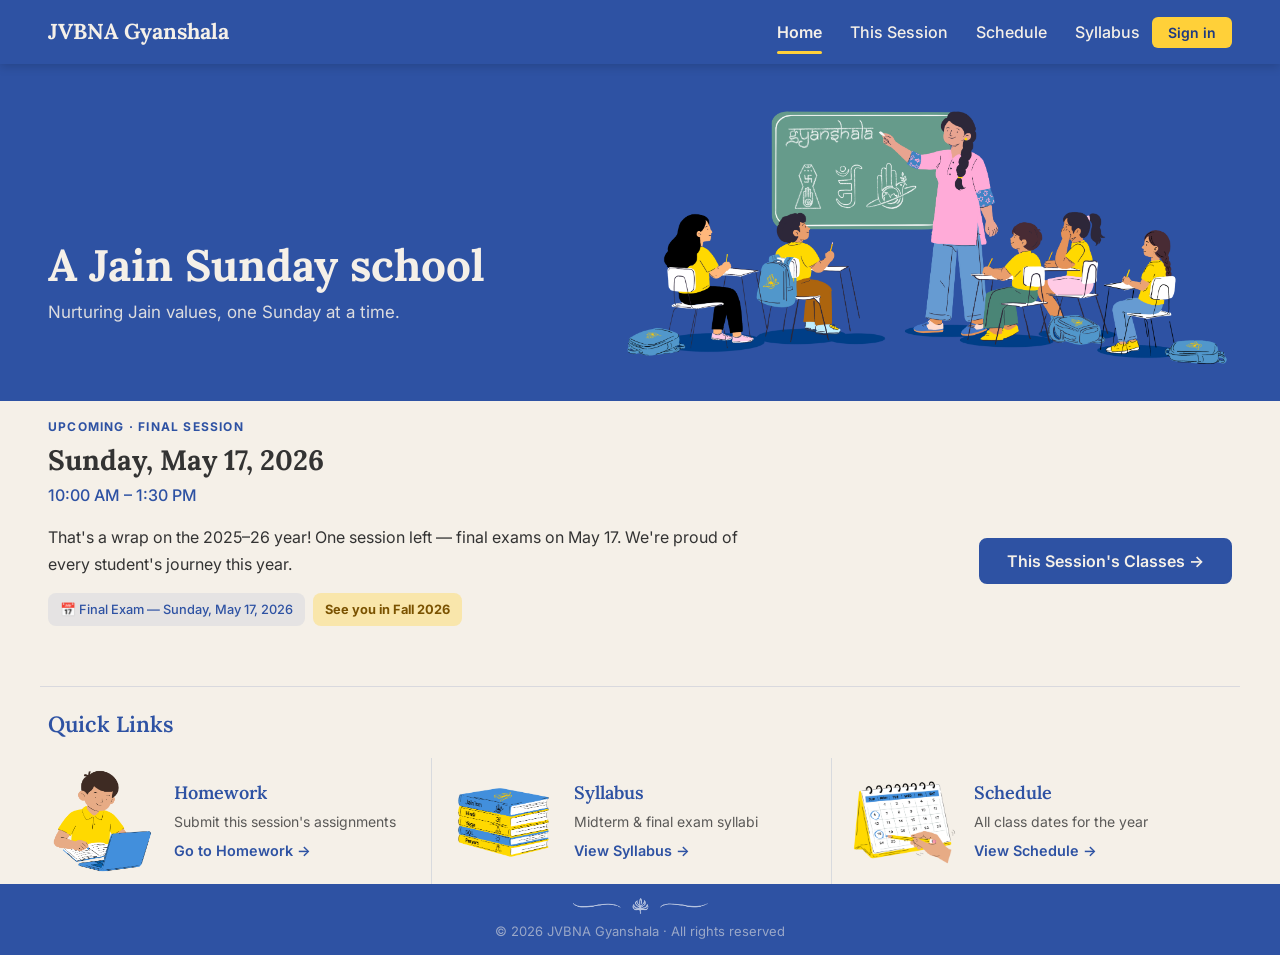
<file: index.html>
<!DOCTYPE html>
<html lang="en">
<head>
  <meta charset="UTF-8">
  <meta name="viewport" content="width=device-width, initial-scale=1.0">
  <title>JVBNA Gyanshala — Jain Sunday School, New Jersey</title>
  <meta name="description" content="JVBNA Gyanshala is a Jain Sunday school for students and families in New Jersey, offering Jainism, Hindi, SOL, and Yoga classes every Sunday.">

  <!-- Google Fonts -->
  <link rel="preconnect" href="https://fonts.googleapis.com">
  <link rel="preconnect" href="https://fonts.gstatic.com" crossorigin>
  <link href="https://fonts.googleapis.com/css2?family=Inter:wght@400;500;600&family=Lora:ital,wght@0,400;0,600;0,700;1,400&display=swap" rel="stylesheet">

  <link rel="stylesheet" href="css/styles.css?v=52">
</head>
<body>

  <!-- ================================================================
       NAVIGATION
       ================================================================ -->
  <header class="site-header">
    <nav class="nav" aria-label="Main navigation">

      <div class="nav-brand">
        <a href="index.html">JVBNA Gyanshala</a>
      </div>

      <!--
        CSS-only hamburger.
        DOM order matters: input must precede both label and ul
        so the :checked ~ sibling selector reaches them.
      -->
      <input
        type="checkbox"
        id="nav-toggle"
        class="nav-toggle"
        aria-hidden="true"
      >
      <label
        for="nav-toggle"
        class="nav-toggle-label"
        aria-label="Toggle navigation menu"
      >
        <span></span>
        <span></span>
        <span></span>
      </label>

      <ul class="nav-links" role="list">
        <li><a href="index.html" class="active" aria-current="page">Home</a></li>
        <li><a href="this-week.html">This Session</a></li>
        <li><a href="schedule.html">Schedule</a></li>
        <li><a href="exams.html">Syllabus</a></li>
      </ul>
    </nav>
  </header>

  <main id="main-content">

    <!-- ================================================================
         HERO
         Full-width blue background, school name, tagline, CTA.
         classroom-teacher.png sits in a white rounded card top-right.
         ================================================================ -->
    <section class="hero" aria-labelledby="hero-heading">
      <div class="container hero-inner">

        <div class="hero-text">
          <h1 class="hero-title" id="hero-heading">A Jain Sunday school</h1>
          <p class="hero-tagline">Nurturing Jain values, one Sunday at a time.</p>
        </div>

        <div class="hero-illustration">
          <!-- ILLUSTRATION: classroom-teacher.png -->
          <img
            src="images/classroom-teacher.png"
            alt="A teacher at a chalkboard with three Gyanshala students"
            width="420"
            height="315"
          >
        </div>

      </div>
    </section>

    <!-- ================================================================
         THIS WEEK SUMMARY CARD
         Chips (overdue + upcoming) injected by overdue.js.
         ================================================================ -->
    <section class="section-summary" aria-labelledby="this-week-label">
      <div class="container">

        <div class="summary-card">
          <span id="this-week-label" class="summary-label">Upcoming &middot; Final Session</span>
          <h2 class="summary-date js-summary-date">Sunday, May 17, 2026</h2>
          <p class="summary-time">10:00 AM – 1:30 PM</p>
          <p class="summary-text js-summary-text">
            That's a wrap on the 2025–26 year! One session left — final exams
            on May 17. We're proud of every student's journey this year.
          </p>
          <div class="summary-chips" id="summary-chips"></div>
          <a href="this-week.html" class="btn btn-primary">
            This Session's Classes →
          </a>
        </div>

      </div>
    </section>

    <!-- Hidden anchor kept for overdue.js compat -->
    <div id="overdue-alert" hidden aria-live="polite">
      <p class="js-overdue-detail"></p>
    </div>

    <!-- ================================================================
         QUICK LINKS
         Three cards: Homework · Exam Syllabus · Past Classes.
         Stacked on mobile, 3-column on 540 px+.
         ================================================================ -->
    <section class="quick-links" aria-labelledby="quick-links-heading">
      <div class="container">

        <h2 class="quick-links-heading" id="quick-links-heading">
          Quick Links
        </h2>

        <div class="quick-links-grid">

          <!-- Tile: Homework -->
          <div class="quick-tile">
            <img class="quick-tile-img" src="images/homework.png" alt="" aria-hidden="true">
            <div class="quick-tile-body">
              <p class="quick-tile-label">Homework</p>
              <p class="quick-tile-desc">Submit this session's assignments</p>
              <a href="this-week.html#homework" class="quick-tile-link">Go to Homework →</a>
            </div>
          </div>

          <!-- Tile: Syllabus -->
          <div class="quick-tile">
            <img class="quick-tile-img" src="images/syllabus.png" alt="" aria-hidden="true">
            <div class="quick-tile-body">
              <p class="quick-tile-label">Syllabus</p>
              <p class="quick-tile-desc">Midterm &amp; final exam syllabi</p>
              <a href="exams.html" class="quick-tile-link">View Syllabus →</a>
            </div>
          </div>

          <!-- Tile: Schedule -->
          <div class="quick-tile">
            <img class="quick-tile-img" src="images/Schedule.png" alt="" aria-hidden="true">
            <div class="quick-tile-body">
              <p class="quick-tile-label">Schedule</p>
              <p class="quick-tile-desc">All class dates for the year</p>
              <a href="schedule.html" class="quick-tile-link">View Schedule →</a>
            </div>
          </div>

        </div>
      </div>
    </section>


  </main>

  <!-- ================================================================
       FOOTER
       ================================================================ -->
  <footer class="site-footer" aria-label="Site footer">
    <div class="container footer-inner">
      <img src="images/footer.png" alt="JVBNA Gyanshala" class="footer-img">
      <p class="footer-copy">&copy; 2026 JVBNA Gyanshala &middot; All rights reserved</p>
    </div>
  </footer>

  <script src="js/sol-yoga.js"></script>
  <script src="js/overdue.js?v=2"></script>
  <script src="js/auth-modal.js?v=16"></script>
</body>
</html>
</file>
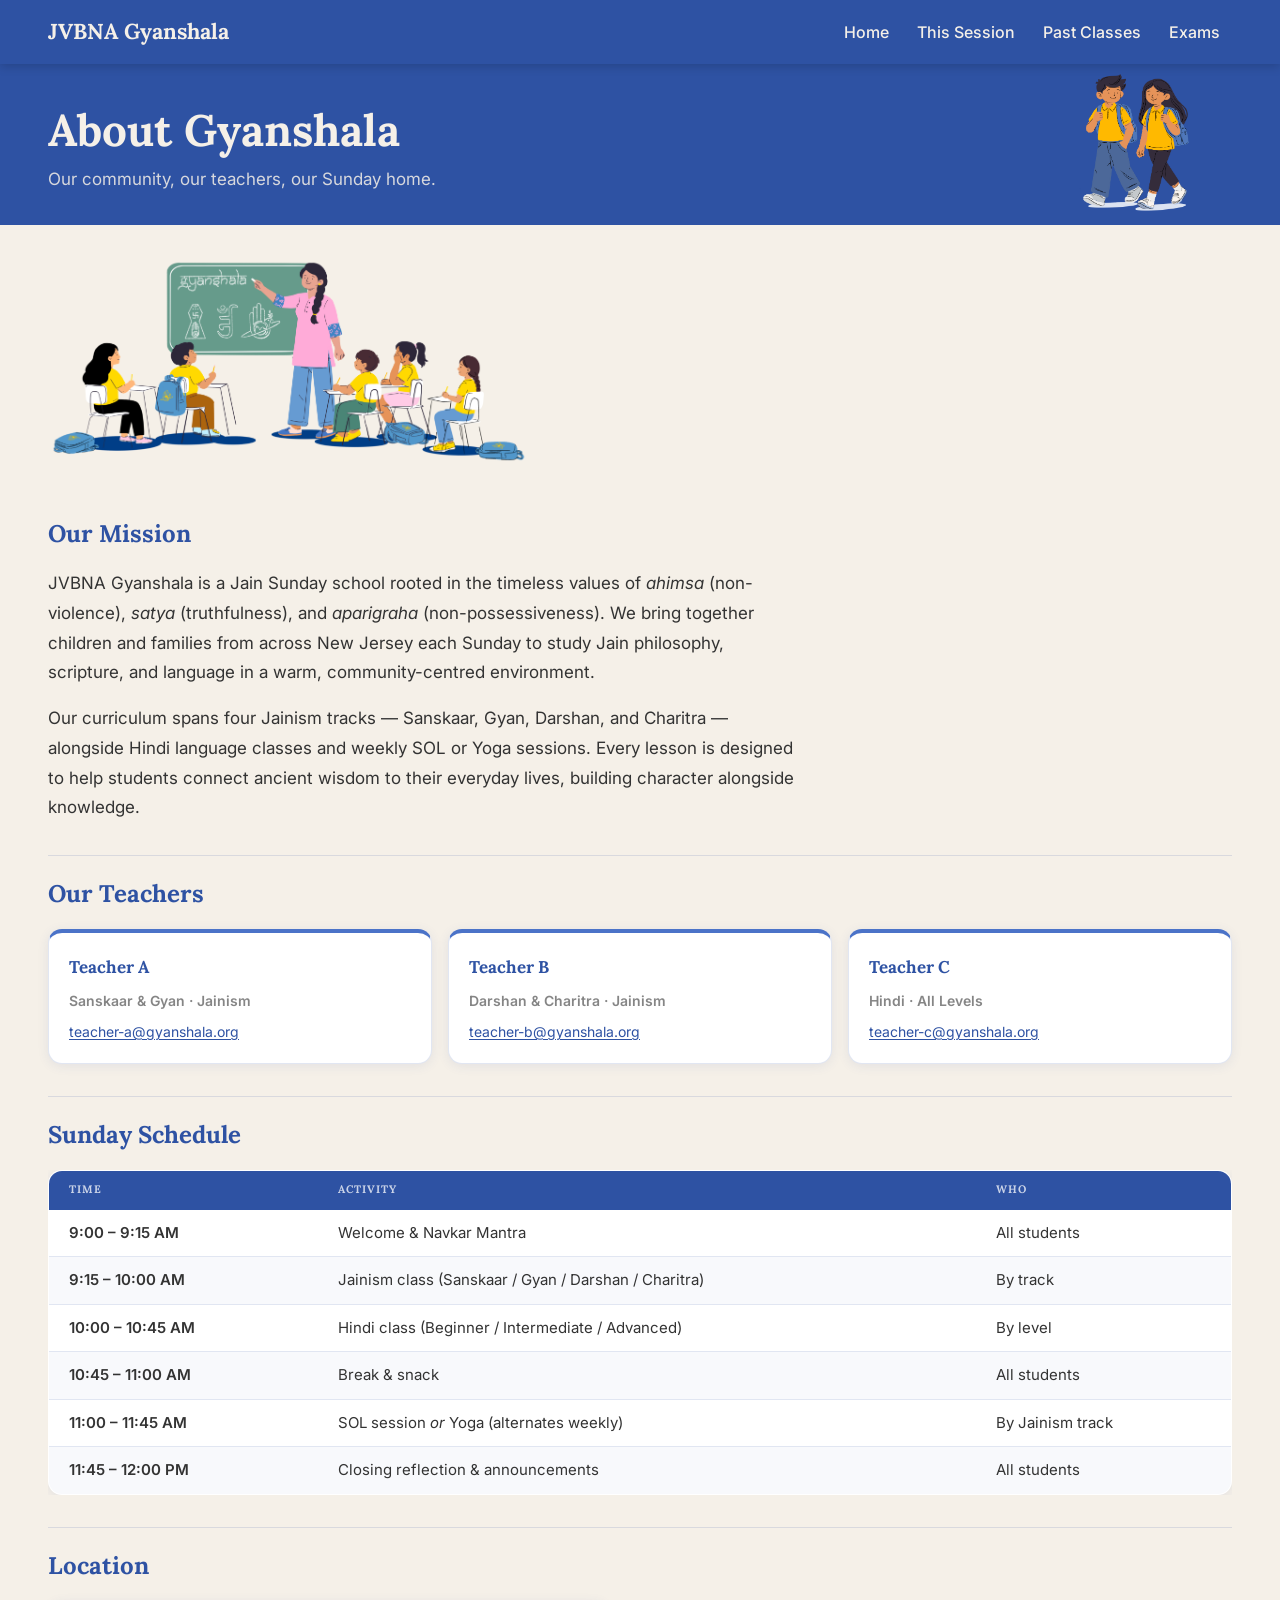
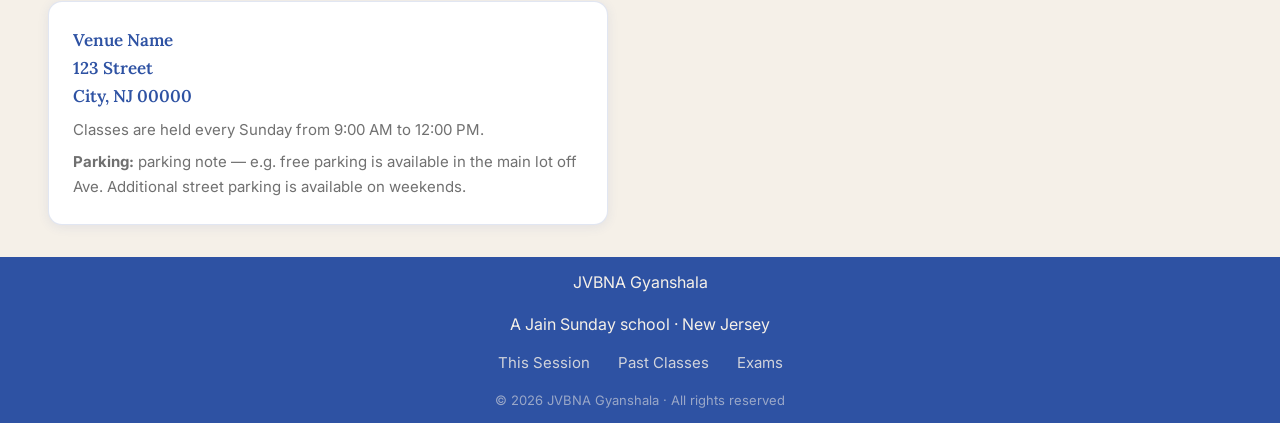
<file: about.html>
<!DOCTYPE html>
<html lang="en">
<head>
  <meta charset="UTF-8">
  <meta name="viewport" content="width=device-width, initial-scale=1.0">
  <title>About — JVBNA Gyanshala</title>
  <meta name="description" content="Learn about JVBNA Gyanshala — our mission, teachers, Sunday schedule, and location in New Jersey.">

  <link rel="preconnect" href="https://fonts.googleapis.com">
  <link rel="preconnect" href="https://fonts.gstatic.com" crossorigin>
  <link href="https://fonts.googleapis.com/css2?family=Inter:wght@400;500;600&family=Lora:ital,wght@0,400;0,600;0,700;1,400&display=swap" rel="stylesheet">

  <link rel="stylesheet" href="css/styles.css">
</head>
<body>

  <!-- ================================================================
       NAVIGATION
       ================================================================ -->
  <header class="site-header">
    <nav class="nav" aria-label="Main navigation">
      <div class="nav-brand">
        <a href="index.html">JVBNA Gyanshala</a>
      </div>
      <input type="checkbox" id="nav-toggle" class="nav-toggle" aria-hidden="true">
      <label for="nav-toggle" class="nav-toggle-label" aria-label="Toggle navigation menu">
        <span></span><span></span><span></span>
      </label>
      <ul class="nav-links" role="list">
        <li><a href="index.html">Home</a></li>
        <li><a href="this-week.html">This Session</a></li>
        <li><a href="past-classes.html">Past Classes</a></li>
        <li><a href="exams.html">Exams</a></li>
      </ul>
    </nav>
  </header>

  <main id="main-content">

    <!-- ================================================================
         PAGE HEADER
         ================================================================ -->
    <div class="page-intro">
      <div class="container page-intro-inner">
        <div class="page-intro-text">
          <h1>About Gyanshala</h1>
          <p>Our community, our teachers, our Sunday home.</p>
        </div>
        <div class="page-intro-illus" aria-hidden="true">
          <!-- ILLUSTRATION: students-walking.png -->
          <div class="illus-card">
            <img src="images/students-walking.png" alt="" width="200" height="200">
          </div>
        </div>
      </div>
    </div>

    <div class="container">

      <!-- ================================================================
           COMMUNITY ILLUSTRATION
           Full-width illustration on the warm page background.
           ================================================================ -->
      <div style="margin-block: 2rem; max-width: 480px;">
        <!-- ILLUSTRATION: classroom-teacher.png — community scene -->
        <img
          src="images/classroom-teacher.png"
          alt="A Gyanshala teacher leading a class of young Jain students"
          class="illus-natural"
          width="480"
          height="360"
        >
      </div>

      <!-- ================================================================
           MISSION
           ================================================================ -->
      <section class="about-section" aria-labelledby="mission-heading">
        <h2 class="about-section-heading" id="mission-heading">Our Mission</h2>
        <p style="max-width: 68ch; font-size: 1.0625rem; line-height: 1.75;">
          JVBNA Gyanshala is a Jain Sunday school rooted in the
          timeless values of <em>ahimsa</em> (non-violence), <em>satya</em>
          (truthfulness), and <em>aparigraha</em> (non-possessiveness). We
          bring together children and families from across New Jersey each
          Sunday to study Jain philosophy, scripture, and language in a warm,
          community-centred environment.
        </p>
        <p style="max-width: 68ch; font-size: 1.0625rem; line-height: 1.75; margin-top: 1rem;">
          Our curriculum spans four Jainism tracks — Sanskaar,
          Gyan, Darshan, and Charitra — alongside Hindi language classes and
          weekly SOL or Yoga sessions. Every lesson is designed to help
          students connect ancient wisdom to their everyday lives, building
          character alongside knowledge.
        </p>
      </section>

      <!-- ================================================================
           TEACHERS
           ================================================================ -->
      <section class="about-section" aria-labelledby="teachers-heading">
        <h2 class="about-section-heading" id="teachers-heading">Our Teachers</h2>

        <div class="teacher-grid">

          <div class="teacher-card">
            <p class="teacher-name">Teacher A</p>
            <p class="teacher-subject">Sanskaar &amp; Gyan · Jainism</p>
            <a href="mailto:teacher-a@gyanshala.org" class="teacher-email">
              teacher-a@gyanshala.org
            </a>
          </div>

          <div class="teacher-card">
            <p class="teacher-name">Teacher B</p>
            <p class="teacher-subject">Darshan &amp; Charitra · Jainism</p>
            <a href="mailto:teacher-b@gyanshala.org" class="teacher-email">
              teacher-b@gyanshala.org
            </a>
          </div>

          <div class="teacher-card">
            <p class="teacher-name">Teacher C</p>
            <p class="teacher-subject">Hindi · All Levels</p>
            <a href="mailto:teacher-c@gyanshala.org" class="teacher-email">
              teacher-c@gyanshala.org
            </a>
          </div>

        </div>
      </section>

      <!-- ================================================================
           SCHEDULE
           ================================================================ -->
      <section class="about-section" aria-labelledby="schedule-heading">
        <h2 class="about-section-heading" id="schedule-heading">Sunday Schedule</h2>

        <div style="overflow-x: auto;">
          <table class="schedule-table" aria-label="Sunday class schedule">
            <thead>
              <tr>
                <th scope="col">Time</th>
                <th scope="col">Activity</th>
                <th scope="col">Who</th>
              </tr>
            </thead>
            <tbody>
              <tr>
                <td class="schedule-time">9:00 – 9:15 AM</td>
                <td>Welcome &amp; Navkar Mantra</td>
                <td>All students</td>
              </tr>
              <tr>
                <td class="schedule-time">9:15 – 10:00 AM</td>
                <td>Jainism class (Sanskaar / Gyan / Darshan / Charitra)</td>
                <td>By track</td>
              </tr>
              <tr>
                <td class="schedule-time">10:00 – 10:45 AM</td>
                <td>Hindi class (Beginner / Intermediate / Advanced)</td>
                <td>By level</td>
              </tr>
              <tr>
                <td class="schedule-time">10:45 – 11:00 AM</td>
                <td>Break &amp; snack</td>
                <td>All students</td>
              </tr>
              <tr>
                <td class="schedule-time">11:00 – 11:45 AM</td>
                <td>SOL session <em>or</em> Yoga (alternates weekly)</td>
                <td>By Jainism track</td>
              </tr>
              <tr>
                <td class="schedule-time">11:45 – 12:00 PM</td>
                <td>Closing reflection &amp; announcements</td>
                <td>All students</td>
              </tr>
            </tbody>
          </table>
        </div>
      </section>

      <!-- ================================================================
           LOCATION
           ================================================================ -->
      <section class="about-section" aria-labelledby="location-heading">
        <h2 class="about-section-heading" id="location-heading">Location</h2>

        <div class="location-box">
          <p class="location-address">
            Venue Name<br>
            123 Street<br>
            City, NJ 00000
          </p>
          <p class="location-note">
            Classes are held every Sunday from 9:00 AM to 12:00 PM.
          </p>
          <p class="location-note">
            <strong>Parking:</strong> parking note — e.g. free
            parking is available in the main lot off Ave.
            Additional street parking is available on weekends.
          </p>
        </div>

      </section>

    </div><!-- /.container -->

  </main>

  <!-- ================================================================
       FOOTER
       ================================================================ -->
  <footer class="site-footer" aria-label="Site footer">
    <div class="container footer-inner">
      <div class="footer-brand">
        <p class="footer-name">JVBNA Gyanshala</p>
        <p class="footer-tagline">A Jain Sunday school · New Jersey</p>
      </div>
      <nav class="footer-nav" aria-label="Footer navigation">
        <a href="this-week.html">This Session</a>
        <a href="past-classes.html">Past Classes</a>
        <a href="exams.html">Exams</a>
      </nav>
      <p class="footer-copy">&copy; 2026 JVBNA Gyanshala &middot; All rights reserved</p>
    </div>
  </footer>

</body>
</html>
</file>
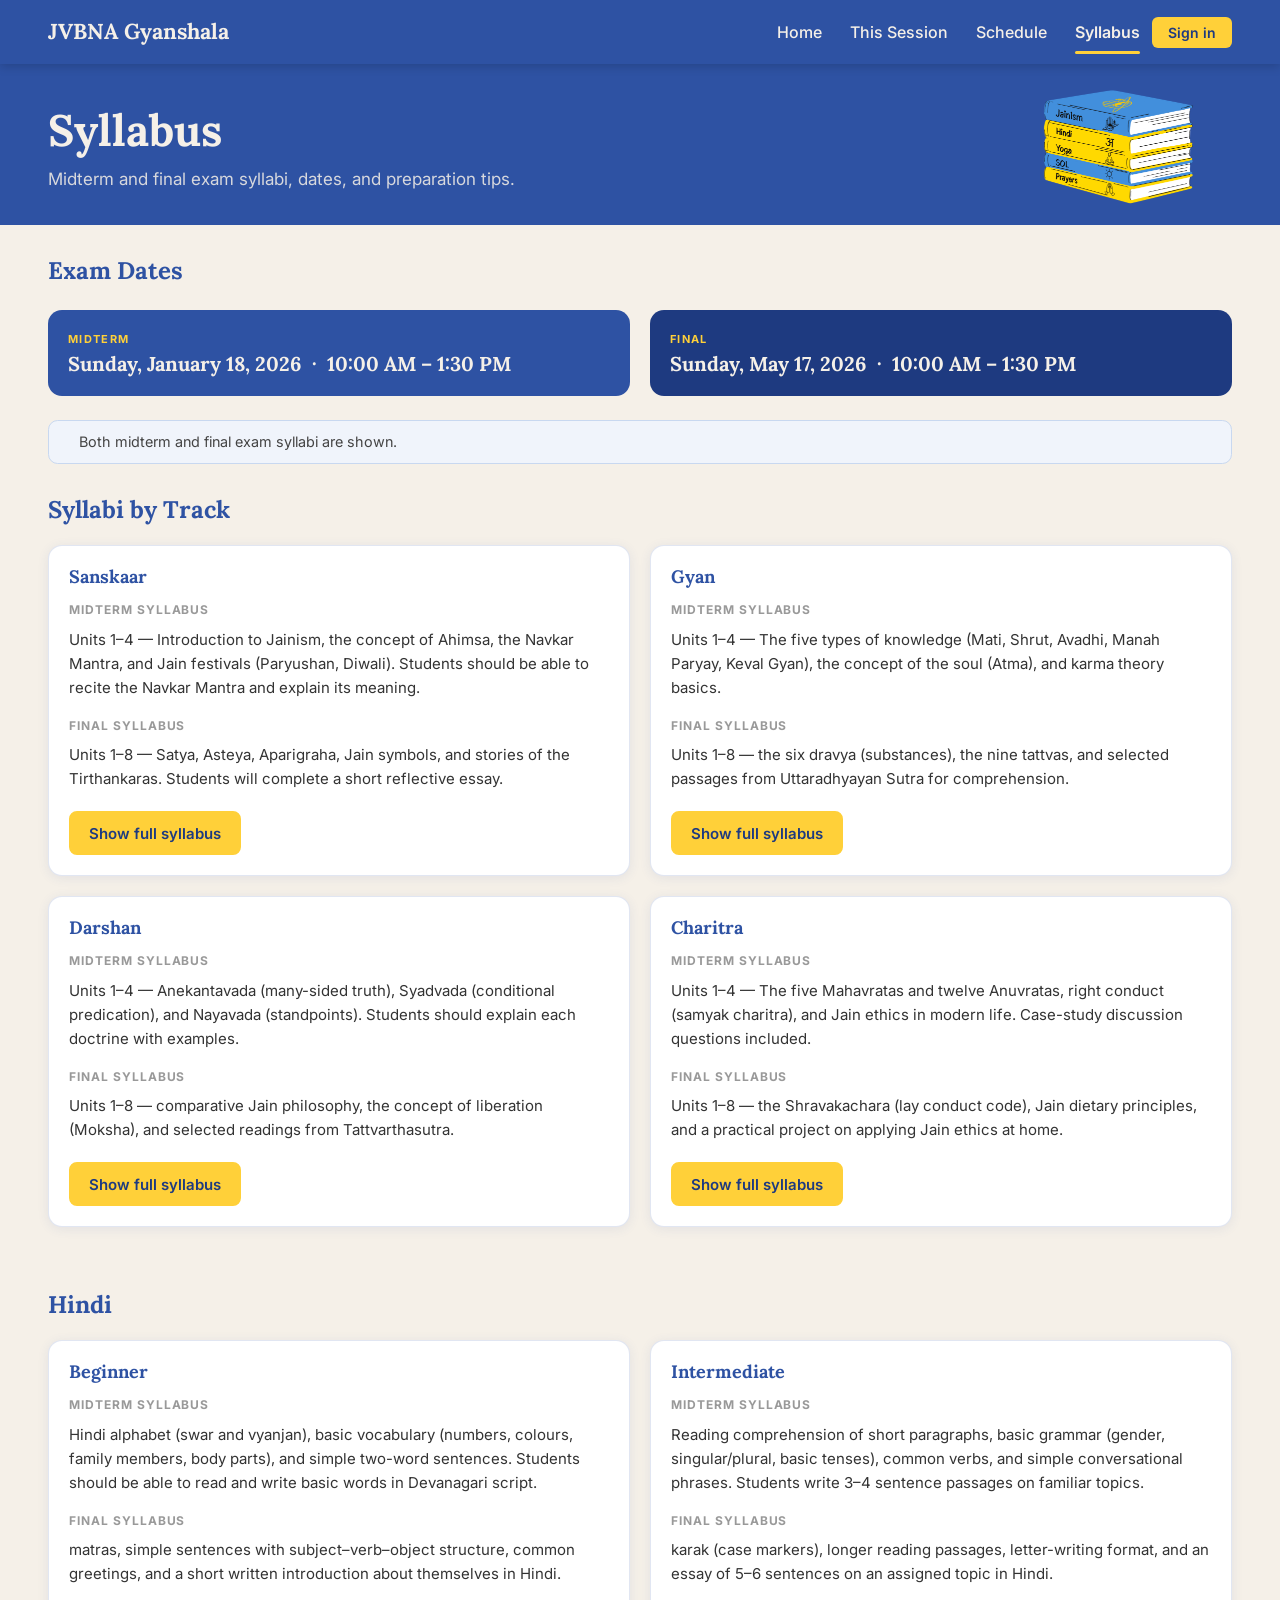
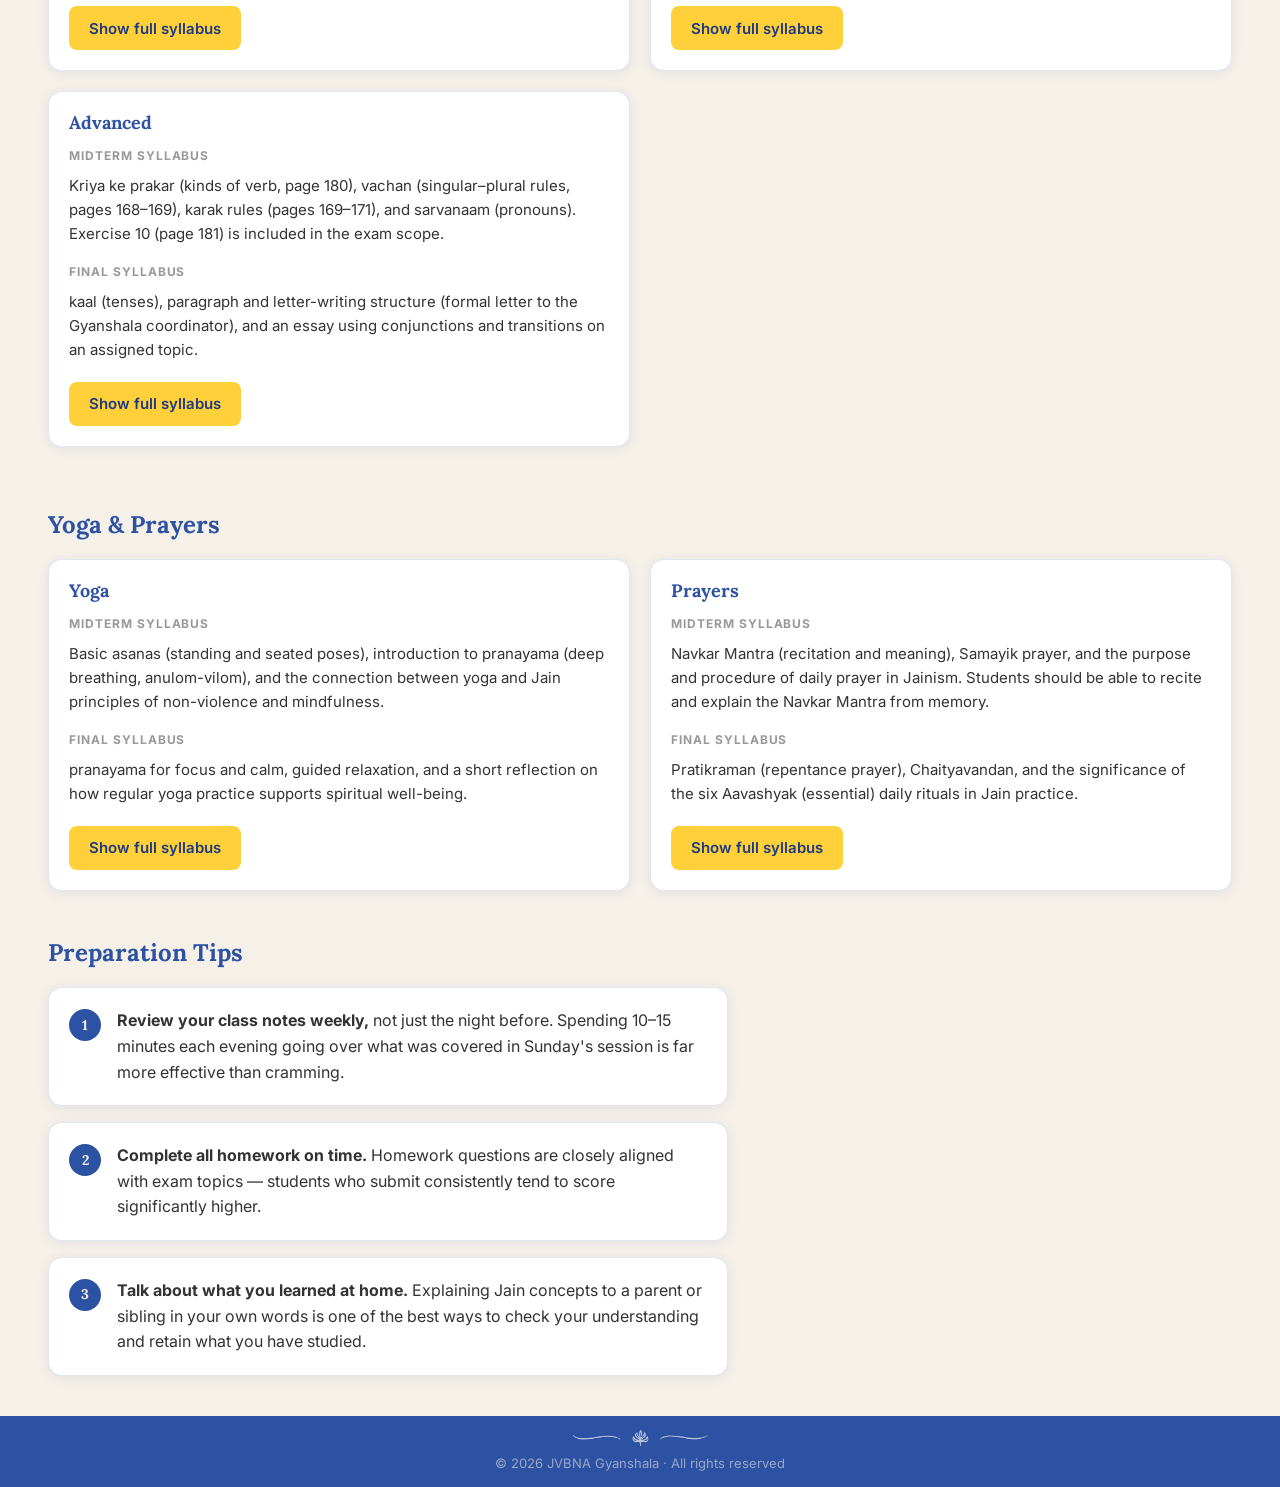
<file: exams.html>
<!DOCTYPE html>
<html lang="en">
<head>
  <meta charset="UTF-8">
  <meta name="viewport" content="width=device-width, initial-scale=1.0">
  <title>Exams — JVBNA Gyanshala</title>
  <meta name="description" content="Midterm and final exam dates, syllabi, and preparation tips for JVBNA Gyanshala students.">

  <link rel="preconnect" href="https://fonts.googleapis.com">
  <link rel="preconnect" href="https://fonts.gstatic.com" crossorigin>
  <link href="https://fonts.googleapis.com/css2?family=Inter:wght@400;500;600&family=Lora:ital,wght@0,400;0,600;0,700;1,400&display=swap" rel="stylesheet">

  <link rel="stylesheet" href="css/styles.css?v=53">
</head>
<body>

  <!-- ================================================================
       NAVIGATION
       ================================================================ -->
  <header class="site-header">
    <nav class="nav" aria-label="Main navigation">
      <div class="nav-brand">
        <a href="index.html">JVBNA Gyanshala</a>
      </div>
      <input type="checkbox" id="nav-toggle" class="nav-toggle" aria-hidden="true">
      <label for="nav-toggle" class="nav-toggle-label" aria-label="Toggle navigation menu">
        <span></span><span></span><span></span>
      </label>
      <ul class="nav-links" role="list">
        <li><a href="index.html">Home</a></li>
        <li><a href="this-week.html">This Session</a></li>
        <li><a href="schedule.html">Schedule</a></li>
        <li><a href="exams.html" class="active" aria-current="page">Syllabus</a></li>
      </ul>
    </nav>
  </header>

  <main id="main-content">

    <!-- ================================================================
         PAGE HEADER
         ================================================================ -->
    <div class="page-intro">
      <div class="container page-intro-inner">
        <div class="page-intro-text">
          <h1>Syllabus</h1>
          <p>Midterm and final exam syllabi, dates, and preparation tips.</p>
        </div>
        <div class="page-intro-illus" aria-hidden="true">
          <!-- ILLUSTRATION: syllabus.png -->
          <div class="illus-card">
            <img src="images/syllabus.png" alt="" width="200" height="200">
          </div>
        </div>
      </div>
    </div>

    <div class="container">

      <!-- ================================================================
           EXAM DATES
           Two prominent date cards: Midterm + Final.
           ================================================================ -->
      <section aria-labelledby="exam-dates-heading">
        <h2 id="exam-dates-heading" class="syllabus-section-heading" style="padding-top: 2rem;">
          Exam Dates
        </h2>

        <div class="exam-dates-grid">

          <div class="exam-date-card" role="region" aria-label="Midterm exam details" data-phase="midterm">
            <span class="exam-type-label">Midterm</span>
            <p class="exam-date-large">Sunday, January 18, 2026 &nbsp;·&nbsp; 10:00 AM – 1:30 PM</p>
          </div>

          <div class="exam-date-card exam-date-card--final" role="region" aria-label="Final exam details" data-phase="final">
            <span class="exam-type-label">Final</span>
            <p class="exam-date-large">Sunday, May 17, 2026 &nbsp;·&nbsp; 10:00 AM – 1:30 PM</p>
          </div>

        </div>
      </section>

      <!-- ================================================================
           SYLLABUS — one card per Jainism track
           ================================================================ -->
      <!-- Phase banner — populated by inline syllabus-gate script below -->
      <div class="syllabus-phase-banner" id="syllabus-phase-banner">
        <span class="syllabus-phase-pill" id="syllabus-phase-pill"></span>
        <span class="syllabus-phase-msg" id="syllabus-phase-msg"></span>
      </div>

      <!-- ── Jainism tracks ── -->
      <section class="syllabus-section" aria-labelledby="syllabus-heading">
        <h2 id="syllabus-heading" class="syllabus-section-heading">Syllabi by Track</h2>
        <div class="syllabus-grid">

          <!-- Sanskaar -->
          <div class="syllabus-card" data-syllabus-subject="jain" data-syllabus-track="Sanskaar">
            <div class="syllabus-card-header">
              <h3 class="syllabus-card-title">Sanskaar</h3>
            </div>
            <div class="syllabus-card-body">
              <div data-syllabus-phase="midterm">
                <p class="syllabus-block-label">Midterm syllabus</p>
                <p class="syllabus-block-text">Units 1–4 — Introduction to Jainism, the concept of Ahimsa, the Navkar Mantra, and Jain festivals (Paryushan, Diwali). Students should be able to recite the Navkar Mantra and explain its meaning.</p>
              </div>
              <div data-syllabus-phase="final">
                <p class="syllabus-block-label">Final syllabus</p>
                <p class="syllabus-block-text">Units 1–8 — Satya, Asteya, Aparigraha, Jain symbols, and stories of the Tirthankaras. Students will complete a short reflective essay.</p>
              </div>
              <div data-syllabus-full hidden>
                <p class="syllabus-block-label" style="margin-bottom:10px;">Complete Year Syllabus — Sanskaar</p>
                <p class="syllabus-block-text" style="font-weight:600;margin-bottom:6px;">Midterm topics (Units 1–4)</p>
                <ul style="margin:0 0 14px 0;padding-left:18px;font-size:0.875rem;color:#374151;line-height:1.7;">
                  <li>Introduction to Jainism — history, core beliefs, and the path of liberation</li>
                  <li>Ahimsa (non-violence) — what it means in thought, speech, and action</li>
                  <li>Navkar Mantra — full recitation, word-by-word meaning, and daily significance</li>
                  <li>Paryushan Parva — the 8-day festival of forgiveness and its practices</li>
                  <li>Diwali in Jainism — Mahavir Swami's nirvana and how Jains observe the day</li>
                  <li>Life of Mahavir Swami — birth, renunciation, enlightenment, and teachings</li>
                </ul>
                <p class="syllabus-block-text" style="font-weight:600;margin-bottom:6px;">Final exam topics (Units 5–8)</p>
                <ul style="margin:0 0 14px 0;padding-left:18px;font-size:0.875rem;color:#374151;line-height:1.7;">
                  <li>Satya (truthfulness) — why honest speech matters; examples from Jain stories</li>
                  <li>Asteya (non-stealing) — taking only what is given; avoiding waste</li>
                  <li>Aparigraha (non-possessiveness) — living simply; not being attached to things</li>
                  <li>Jain symbols — the hand with wheel (Ahimsa), the Jain emblem, and their meanings</li>
                  <li>Stories of the Tirthankaras — Rishabhdeva (1st), Neminath (22nd), Parshvanath (23rd), Mahavir (24th)</li>
                  <li>Reflective essay — applying one Jain principle to everyday life at home or school</li>
                </ul>
                <p class="syllabus-block-text" style="font-style:italic;color:#6b7280;font-size:0.8125rem;">Exam format: oral recitation of Navkar Mantra + 10 short-answer questions + 1 short essay (approx. 40 min).</p>
              </div>
            </div>
            <div class="syllabus-card-footer">
              <button type="button" class="btn btn-accent btn-sm btn-show-syllabus">Show full syllabus</button>
            </div>
          </div>

          <!-- Gyan -->
          <div class="syllabus-card" data-syllabus-subject="jain" data-syllabus-track="Gyan">
            <div class="syllabus-card-header">
              <h3 class="syllabus-card-title">Gyan</h3>
            </div>
            <div class="syllabus-card-body">
              <div data-syllabus-phase="midterm">
                <p class="syllabus-block-label">Midterm syllabus</p>
                <p class="syllabus-block-text">Units 1–4 — The five types of knowledge (Mati, Shrut, Avadhi, Manah Paryay, Keval Gyan), the concept of the soul (Atma), and karma theory basics.</p>
              </div>
              <div data-syllabus-phase="final">
                <p class="syllabus-block-label">Final syllabus</p>
                <p class="syllabus-block-text">Units 1–8 — the six dravya (substances), the nine tattvas, and selected passages from Uttaradhyayan Sutra for comprehension.</p>
              </div>
              <div data-syllabus-full hidden>
                <p class="syllabus-block-label" style="margin-bottom:10px;">Complete Year Syllabus — Gyan</p>
                <p class="syllabus-block-text" style="font-weight:600;margin-bottom:6px;">Midterm topics (Units 1–4)</p>
                <ul style="margin:0 0 14px 0;padding-left:18px;font-size:0.875rem;color:#374151;line-height:1.7;">
                  <li>Five types of knowledge (Panch Gyan) — Mati, Shrut, Avadhi, Manah Paryay, Keval Gyan</li>
                  <li>The soul (Atma) — its qualities, how it is distinct from the body, and why it matters</li>
                  <li>Karma theory basics — what karma is, how actions attract karmic particles, types of karma</li>
                  <li>Karmic particles (Pudgal) — how they bind to the soul and how they fall away</li>
                  <li>Introduction to Asrava (influx of karma) and Samvar (stoppage of karma)</li>
                  <li>Short passages from Dasavaikalika Sutra — recitation and basic comprehension</li>
                </ul>
                <p class="syllabus-block-text" style="font-weight:600;margin-bottom:6px;">Final exam topics (Units 5–8)</p>
                <ul style="margin:0 0 14px 0;padding-left:18px;font-size:0.875rem;color:#374151;line-height:1.7;">
                  <li>Six Dravya (substances) — Jiva, Ajiva, Dharma, Adharma, Akash, Kal; definitions and examples</li>
                  <li>Nine Tattvas — Jiva, Ajiva, Asrava, Bandha, Samvar, Nirjara, Moksha, Punya, Papa</li>
                  <li>Nirjara (shedding karma) — how austerities and right conduct purify the soul</li>
                  <li>Moksha (liberation) — what it means in Jainism; qualities of a liberated soul (Siddha)</li>
                  <li>Selected passages from Uttaradhyayan Sutra — reading, translation, and comprehension questions</li>
                  <li>Comparison: soul before and after moksha — key qualities and differences</li>
                </ul>
                <p class="syllabus-block-text" style="font-style:italic;color:#6b7280;font-size:0.8125rem;">Exam format: 15 short-answer questions + passage comprehension (approx. 45 min).</p>
              </div>
            </div>
            <div class="syllabus-card-footer">
              <button type="button" class="btn btn-accent btn-sm btn-show-syllabus">Show full syllabus</button>
            </div>
          </div>

          <!-- Darshan -->
          <div class="syllabus-card" data-syllabus-subject="jain" data-syllabus-track="Darshan">
            <div class="syllabus-card-header">
              <h3 class="syllabus-card-title">Darshan</h3>
            </div>
            <div class="syllabus-card-body">
              <div data-syllabus-phase="midterm">
                <p class="syllabus-block-label">Midterm syllabus</p>
                <p class="syllabus-block-text">Units 1–4 — Anekantavada (many-sided truth), Syadvada (conditional predication), and Nayavada (standpoints). Students should explain each doctrine with examples.</p>
              </div>
              <div data-syllabus-phase="final">
                <p class="syllabus-block-label">Final syllabus</p>
                <p class="syllabus-block-text">Units 1–8 — comparative Jain philosophy, the concept of liberation (Moksha), and selected readings from Tattvarthasutra.</p>
              </div>
              <div data-syllabus-full hidden>
                <p class="syllabus-block-label" style="margin-bottom:10px;">Complete Year Syllabus — Darshan</p>
                <p class="syllabus-block-text" style="font-weight:600;margin-bottom:6px;">Midterm topics (Units 1–4)</p>
                <ul style="margin:0 0 14px 0;padding-left:18px;font-size:0.875rem;color:#374151;line-height:1.7;">
                  <li>Anekantavada — the doctrine that truth has many sides; why no single viewpoint is complete</li>
                  <li>Syadvada / Saptabhangi — the seven-fold conditional predication (syat ast, syat nast, etc.)</li>
                  <li>Nayavada — standpoints (nayas): dravyarthika (substance standpoint) vs. paryayarthika (modal standpoint)</li>
                  <li>How these three doctrines work together to promote intellectual humility</li>
                  <li>Applying Anekantavada in daily life — seeing multiple perspectives in disagreements</li>
                  <li>Key vocabulary: syat, naya, pramana, nischay naya, vyavahar naya</li>
                </ul>
                <p class="syllabus-block-text" style="font-weight:600;margin-bottom:6px;">Final exam topics (Units 5–8)</p>
                <ul style="margin:0 0 14px 0;padding-left:18px;font-size:0.875rem;color:#374151;line-height:1.7;">
                  <li>Comparative Jain philosophy — how Jainism differs from and aligns with other Indian philosophies</li>
                  <li>Concept of Moksha (liberation) — the four requisites: Samyak Darshan, Gyan, Charitra, and Tap</li>
                  <li>The Gunasthanas — 14 stages of spiritual development on the path to liberation</li>
                  <li>Selected readings from Tattvarthasutra (Umaswati) — chapters on soul, karma, and liberation</li>
                  <li>The omniscient (Kevali) and liberated (Siddha) states — characteristics and differences</li>
                  <li>Discussion essay: How does Anekantavada encourage tolerance? (written in class)</li>
                </ul>
                <p class="syllabus-block-text" style="font-style:italic;color:#6b7280;font-size:0.8125rem;">Exam format: 10 short-answer + 2 extended-response questions + passage analysis (approx. 50 min).</p>
              </div>
            </div>
            <div class="syllabus-card-footer">
              <button type="button" class="btn btn-accent btn-sm btn-show-syllabus">Show full syllabus</button>
            </div>
          </div>

          <!-- Charitra -->
          <div class="syllabus-card" data-syllabus-subject="jain" data-syllabus-track="Charitra">
            <div class="syllabus-card-header">
              <h3 class="syllabus-card-title">Charitra</h3>
            </div>
            <div class="syllabus-card-body">
              <div data-syllabus-phase="midterm">
                <p class="syllabus-block-label">Midterm syllabus</p>
                <p class="syllabus-block-text">Units 1–4 — The five Mahavratas and twelve Anuvratas, right conduct (samyak charitra), and Jain ethics in modern life. Case-study discussion questions included.</p>
              </div>
              <div data-syllabus-phase="final">
                <p class="syllabus-block-label">Final syllabus</p>
                <p class="syllabus-block-text">Units 1–8 — the Shravakachara (lay conduct code), Jain dietary principles, and a practical project on applying Jain ethics at home.</p>
              </div>
              <div data-syllabus-full hidden>
                <p class="syllabus-block-label" style="margin-bottom:10px;">Complete Year Syllabus — Charitra</p>
                <p class="syllabus-block-text" style="font-weight:600;margin-bottom:6px;">Midterm topics (Units 1–4)</p>
                <ul style="margin:0 0 14px 0;padding-left:18px;font-size:0.875rem;color:#374151;line-height:1.7;">
                  <li>Five Mahavratas (Great Vows for monks/nuns) — Ahimsa, Satya, Asteya, Brahmacharya, Aparigraha</li>
                  <li>Twelve Anuvratas (Lesser Vows for laypeople) — how they adapt the Mahavratas to daily life</li>
                  <li>Right conduct (Samyak Charitra) — the third jewel of liberation; what it looks like in practice</li>
                  <li>Samiti and Gupti — five types of careful action and three types of self-restraint</li>
                  <li>Case studies — ethical dilemmas: how would a Jain layper son respond? Class discussion</li>
                  <li>The Shravakachar — duties of a Jain householder throughout the day</li>
                </ul>
                <p class="syllabus-block-text" style="font-weight:600;margin-bottom:6px;">Final exam topics (Units 5–8)</p>
                <ul style="margin:0 0 14px 0;padding-left:18px;font-size:0.875rem;color:#374151;line-height:1.7;">
                  <li>Shravakachara (lay conduct code) — the 11 Pratimas (stages of a Jain layperson's progress)</li>
                  <li>Jain dietary principles — no meat, fish, eggs, root vegetables (potatoes, onions, garlic, etc.), why and how</li>
                  <li>Eating guidelines — no eating after sunset, minimising single-use items, water filtration</li>
                  <li>Paryushan practices — fasting (Upvas), Samayik, seeking and offering forgiveness (Micchami Dukkadam)</li>
                  <li>Practical project — 2-week journal: one Jain value applied daily at home or school; presented to class</li>
                  <li>Dashalakshana Parva — ten days, ten virtues (Uttam Kshama, Mardav, Arjava, etc.)</li>
                </ul>
                <p class="syllabus-block-text" style="font-style:italic;color:#6b7280;font-size:0.8125rem;">Exam format: 12 short-answer questions + practical project presentation + 1 reflection paragraph (approx. 50 min).</p>
              </div>
            </div>
            <div class="syllabus-card-footer">
              <button type="button" class="btn btn-accent btn-sm btn-show-syllabus">Show full syllabus</button>
            </div>
          </div>

        </div><!-- /.syllabus-grid -->
      </section>

      <!-- ── Hindi ── -->
      <section class="syllabus-section" aria-labelledby="hindi-syllabus-heading">
        <h2 id="hindi-syllabus-heading" class="syllabus-section-heading">Hindi</h2>
        <div class="syllabus-grid">

          <!-- Hindi Beginner -->
          <div class="syllabus-card" data-syllabus-subject="hindi" data-syllabus-track="Beginner">
            <div class="syllabus-card-header syllabus-card-header--hindi">
              <h3 class="syllabus-card-title">Beginner</h3>
            </div>
            <div class="syllabus-card-body">
              <div data-syllabus-phase="midterm">
                <p class="syllabus-block-label">Midterm syllabus</p>
                <p class="syllabus-block-text">Hindi alphabet (swar and vyanjan), basic vocabulary (numbers, colours, family members, body parts), and simple two-word sentences. Students should be able to read and write basic words in Devanagari script.</p>
              </div>
              <div data-syllabus-phase="final">
                <p class="syllabus-block-label">Final syllabus</p>
                <p class="syllabus-block-text">matras, simple sentences with subject–verb–object structure, common greetings, and a short written introduction about themselves in Hindi.</p>
              </div>
              <div data-syllabus-full hidden>
                <p class="syllabus-block-label" style="margin-bottom:10px;">Complete Year Syllabus — Hindi Beginner</p>
                <p class="syllabus-block-text" style="font-weight:600;margin-bottom:6px;">Midterm topics</p>
                <ul style="margin:0 0 14px 0;padding-left:18px;font-size:0.875rem;color:#374151;line-height:1.7;">
                  <li>Swar (vowels) — अ आ इ ई उ ऊ ए ऐ ओ औ अं अः — recognition, pronunciation, writing practice</li>
                  <li>Vyanjan (consonants) — क to ज्ञ — all 36 consonants, stroke order, and basic words for each</li>
                  <li>Numbers 1–20 in Hindi (ek, do, teen…) and their Devanagari numerals (१ २ ३…)</li>
                  <li>Vocabulary — colours (rang), family members (parivar: maa, papa, dadi…), body parts (ang)</li>
                  <li>Simple two-word phrases — reading and writing (e.g., "नमस्ते", "अच्छा बच्चा")</li>
                  <li>Dictation practice — teacher reads, students write 5 basic words in Devanagari</li>
                </ul>
                <p class="syllabus-block-text" style="font-weight:600;margin-bottom:6px;">Final exam topics</p>
                <ul style="margin:0 0 14px 0;padding-left:18px;font-size:0.875rem;color:#374151;line-height:1.7;">
                  <li>Matras (vowel marks) — aa ki matra (ा), i ki matra (ि), ee ki matra (ी), u/oo (ु ू), e/ai (े ै), o/au (ो ौ)</li>
                  <li>Subject–Verb–Object sentences — "मैं पानी पीता हूँ।" / "वह किताब पढ़ती है।"</li>
                  <li>Common greetings and responses — Jai Jinendra, Namaste, Kaise ho?, Shukriya</li>
                  <li>Days of the week (saptaah ke din) and months (mahine) in Hindi</li>
                  <li>Written introduction — 3–4 sentences: name, age, family, favourite colour/food in Hindi</li>
                  <li>Reading aloud — short 2–3 line passage, assessed on fluency and pronunciation</li>
                </ul>
                <p class="syllabus-block-text" style="font-style:italic;color:#6b7280;font-size:0.8125rem;">Exam format: alphabet recognition + 10 fill-in-the-blank + dictation (5 words) + written introduction (approx. 35 min).</p>
              </div>
            </div>
            <div class="syllabus-card-footer">
              <button type="button" class="btn btn-accent btn-sm btn-show-syllabus">Show full syllabus</button>
            </div>
          </div>

          <!-- Hindi Intermediate -->
          <div class="syllabus-card" data-syllabus-subject="hindi" data-syllabus-track="Intermediate">
            <div class="syllabus-card-header syllabus-card-header--hindi">
              <h3 class="syllabus-card-title">Intermediate</h3>
            </div>
            <div class="syllabus-card-body">
              <div data-syllabus-phase="midterm">
                <p class="syllabus-block-label">Midterm syllabus</p>
                <p class="syllabus-block-text">Reading comprehension of short paragraphs, basic grammar (gender, singular/plural, basic tenses), common verbs, and simple conversational phrases. Students write 3–4 sentence passages on familiar topics.</p>
              </div>
              <div data-syllabus-phase="final">
                <p class="syllabus-block-label">Final syllabus</p>
                <p class="syllabus-block-text">karak (case markers), longer reading passages, letter-writing format, and an essay of 5–6 sentences on an assigned topic in Hindi.</p>
              </div>
              <div data-syllabus-full hidden>
                <p class="syllabus-block-label" style="margin-bottom:10px;">Complete Year Syllabus — Hindi Intermediate</p>
                <p class="syllabus-block-text" style="font-weight:600;margin-bottom:6px;">Midterm topics</p>
                <ul style="margin:0 0 14px 0;padding-left:18px;font-size:0.875rem;color:#374151;line-height:1.7;">
                  <li>Reading comprehension — short paragraphs (6–8 lines); answer questions in Hindi</li>
                  <li>Gender (ling) — masculine vs. feminine nouns; how adjectives and verbs change accordingly</li>
                  <li>Vachan (number) — singular and plural forms; irregular plurals (ladka → ladke, aurat → auraten)</li>
                  <li>Tenses overview — present (vartamaan), past (bhoot), future (bhavishy) — basic affirmative sentences</li>
                  <li>Common verbs — karna, jaana, aana, bolna, dekhna, padhna — conjugation in all three tenses</li>
                  <li>Written passages — 3–4 sentences on topics like "My School Day" or "My Favourite Festival"</li>
                </ul>
                <p class="syllabus-block-text" style="font-weight:600;margin-bottom:6px;">Final exam topics</p>
                <ul style="margin:0 0 14px 0;padding-left:18px;font-size:0.875rem;color:#374151;line-height:1.7;">
                  <li>Karak (case markers) — 7 karakas: Kartaa (ने), Karma (को), Karan (से/द्वारा), Sampradaan (को/के लिए), Apaadaan (से), Sambandh (का/के/की), Adhikaran (में/पर)</li>
                  <li>Longer reading passages (10–12 lines) — comprehension and summary in 2–3 sentences</li>
                  <li>Informal letter-writing format — to a friend; date, salutation, body, closing</li>
                  <li>Conjunctions and connecting words — aur, lekin, isliye, kyunki, phir bhi</li>
                  <li>Essay — 5–6 sentences on an assigned topic (e.g., "Mera Priya Tyohaar") using correct gender, tense, and karak</li>
                  <li>Conversation practice — 4-line dialogue assessed on grammar and fluency</li>
                </ul>
                <p class="syllabus-block-text" style="font-style:italic;color:#6b7280;font-size:0.8125rem;">Exam format: reading comprehension + grammar (fill-in-the-blank) + letter or essay writing (approx. 45 min).</p>
              </div>
            </div>
            <div class="syllabus-card-footer">
              <button type="button" class="btn btn-accent btn-sm btn-show-syllabus">Show full syllabus</button>
            </div>
          </div>

          <!-- Hindi Advanced -->
          <div class="syllabus-card" data-syllabus-subject="hindi" data-syllabus-track="Advanced">
            <div class="syllabus-card-header syllabus-card-header--hindi">
              <h3 class="syllabus-card-title">Advanced</h3>
            </div>
            <div class="syllabus-card-body">
              <div data-syllabus-phase="midterm">
                <p class="syllabus-block-label">Midterm syllabus</p>
                <p class="syllabus-block-text">Kriya ke prakar (kinds of verb, page 180), vachan (singular–plural rules, pages 168–169), karak rules (pages 169–171), and sarvanaam (pronouns). Exercise 10 (page 181) is included in the exam scope.</p>
              </div>
              <div data-syllabus-phase="final">
                <p class="syllabus-block-label">Final syllabus</p>
                <p class="syllabus-block-text">kaal (tenses), paragraph and letter-writing structure (formal letter to the Gyanshala coordinator), and an essay using conjunctions and transitions on an assigned topic.</p>
              </div>
              <div data-syllabus-full hidden>
                <p class="syllabus-block-label" style="margin-bottom:10px;">Complete Year Syllabus — Hindi Advanced</p>
                <p class="syllabus-block-text" style="font-weight:600;margin-bottom:6px;">Midterm topics</p>
                <ul style="margin:0 0 14px 0;padding-left:18px;font-size:0.875rem;color:#374151;line-height:1.7;">
                  <li>Kriya ke prakar (types of verb, p. 180) — Sakarmak (transitive) vs. Akarmak (intransitive); Prernarthak (causative)</li>
                  <li>Vachan (singular–plural rules, pp. 168–169) — noun endings, exceptions, and compound plurals</li>
                  <li>Karak rules (pp. 169–171) — all 8 case markers with examples; vibhakti (postpositions) usage</li>
                  <li>Sarvanaam (pronouns) — Purush (3rd person: vah, ve), Utam (1st: main, hum), Madhyam (2nd: tu, tum, aap); formal vs. informal register</li>
                  <li>Exercise 10 (p. 181) — all questions in scope; focus on identifying verb type and karak in given sentences</li>
                  <li>Unseen paragraph — identify grammatical features (verb type, karak, pronoun form) and answer comprehension questions</li>
                </ul>
                <p class="syllabus-block-text" style="font-weight:600;margin-bottom:6px;">Final exam topics</p>
                <ul style="margin:0 0 14px 0;padding-left:18px;font-size:0.875rem;color:#374151;line-height:1.7;">
                  <li>Kaal — Bhootkaal (past): samaanya, asatat, poorn, poorn-asatat; Vartamankaal (present); Bhavishyakaal (future)</li>
                  <li>Tense conversion — rewrite sentences from one tense to another; negative and interrogative forms</li>
                  <li>Paragraph writing — 6–8 sentences on an assigned topic using correct tense, karak, and pronouns</li>
                  <li>Formal letter writing — to the Gyanshala coordinator; standard format: subject, address, body paragraphs, closing</li>
                  <li>Essay — 8–10 sentences using samucchay bodhak (coordinating) and vyatirek bodhak (adversative) conjunctions and transitions (parantu, kintu, isliye, atah, phir bhi)</li>
                  <li>Reading aloud — selected passage; assessed on accuracy, pronunciation, and appropriate pace</li>
                </ul>
                <p class="syllabus-block-text" style="font-style:italic;color:#6b7280;font-size:0.8125rem;">Exam format: grammar section (pp. 168–181 reference) + tense conversion + letter or essay writing + oral reading (approx. 55 min).</p>
              </div>
            </div>
            <div class="syllabus-card-footer">
              <button type="button" class="btn btn-accent btn-sm btn-show-syllabus">Show full syllabus</button>
            </div>
          </div>

        </div><!-- /.syllabus-grid -->
      </section>

      <!-- ── Yoga & Prayers ── -->
      <section class="syllabus-section" aria-labelledby="yoga-prayers-heading">
        <h2 id="yoga-prayers-heading" class="syllabus-section-heading">Yoga &amp; Prayers</h2>
        <div class="syllabus-grid">

          <!-- Yoga -->
          <div class="syllabus-card">
            <div class="syllabus-card-header syllabus-card-header--yoga">
              <h3 class="syllabus-card-title">Yoga</h3>
            </div>
            <div class="syllabus-card-body">
              <div data-syllabus-phase="midterm">
                <p class="syllabus-block-label">Midterm syllabus</p>
                <p class="syllabus-block-text">Basic asanas (standing and seated poses), introduction to pranayama (deep breathing, anulom-vilom), and the connection between yoga and Jain principles of non-violence and mindfulness.</p>
              </div>
              <div data-syllabus-phase="final">
                <p class="syllabus-block-label">Final syllabus</p>
                <p class="syllabus-block-text">pranayama for focus and calm, guided relaxation, and a short reflection on how regular yoga practice supports spiritual well-being.</p>
              </div>
              <div data-syllabus-full hidden>
                <p class="syllabus-block-label" style="margin-bottom:10px;">Complete Year Syllabus — Yoga</p>
                <p class="syllabus-block-text" style="font-weight:600;margin-bottom:6px;">Midterm topics</p>
                <ul style="margin:0 0 14px 0;padding-left:18px;font-size:0.875rem;color:#374151;line-height:1.7;">
                  <li>Standing asanas — Tadasana (Mountain), Vrikshasana (Tree), Trikonasana (Triangle), Veerbhadrasana (Warrior)</li>
                  <li>Seated asanas — Sukhasana (Easy Pose), Balasana (Child's Pose), Paschimottanasana (Forward Fold)</li>
                  <li>Pranayama — deep belly breathing (diaphragmatic); Anulom-Vilom (alternate nostril breathing)</li>
                  <li>Yoga and Jain principles — how Ahimsa (non-violence) informs the yoga practice (no competitive postures, listen to your body)</li>
                  <li>Mindfulness moment — 2-minute silent focus at the start and close of each session</li>
                  <li>Naming and describing — students identify and explain the purpose of each asana practised</li>
                </ul>
                <p class="syllabus-block-text" style="font-weight:600;margin-bottom:6px;">Final exam topics</p>
                <ul style="margin:0 0 14px 0;padding-left:18px;font-size:0.875rem;color:#374151;line-height:1.7;">
                  <li>Bhramari pranayama (humming-bee breath) — technique, benefits for focus and calming the mind</li>
                  <li>Surya Namaskar sequence (12 steps) — correct form, breath coordination, and the meaning of each step</li>
                  <li>Yoga Nidra (guided relaxation) — body-scan technique; students lead a short 3-minute version for the class</li>
                  <li>Kapalbhati — technique and purpose; contraindications (when NOT to practise)</li>
                  <li>Spiritual well-being reflection — 1-page written reflection: how has yoga supported mindfulness and Jain values this year?</li>
                  <li>Practical assessment — demonstrate any 5 asanas with correct alignment and breath</li>
                </ul>
                <p class="syllabus-block-text" style="font-style:italic;color:#6b7280;font-size:0.8125rem;">Exam format: written reflection + asana identification quiz + practical demonstration (approx. 40 min).</p>
              </div>
            </div>
            <div class="syllabus-card-footer">
              <button type="button" class="btn btn-accent btn-sm btn-show-syllabus">Show full syllabus</button>
            </div>
          </div>

          <!-- Prayers -->
          <div class="syllabus-card">
            <div class="syllabus-card-header syllabus-card-header--prayers">
              <h3 class="syllabus-card-title">Prayers</h3>
            </div>
            <div class="syllabus-card-body">
              <div data-syllabus-phase="midterm">
                <p class="syllabus-block-label">Midterm syllabus</p>
                <p class="syllabus-block-text">Navkar Mantra (recitation and meaning), Samayik prayer, and the purpose and procedure of daily prayer in Jainism. Students should be able to recite and explain the Navkar Mantra from memory.</p>
              </div>
              <div data-syllabus-phase="final">
                <p class="syllabus-block-label">Final syllabus</p>
                <p class="syllabus-block-text">Pratikraman (repentance prayer), Chaityavandan, and the significance of the six Aavashyak (essential) daily rituals in Jain practice.</p>
              </div>
              <div data-syllabus-full hidden>
                <p class="syllabus-block-label" style="margin-bottom:10px;">Complete Year Syllabus — Prayers</p>
                <p class="syllabus-block-text" style="font-weight:600;margin-bottom:6px;">Midterm topics</p>
                <ul style="margin:0 0 14px 0;padding-left:18px;font-size:0.875rem;color:#374151;line-height:1.7;">
                  <li>Navkar Mantra — full recitation from memory; word-by-word translation; significance of each of the five Namaskars</li>
                  <li>Samayik prayer — the purpose of Samayik (equanimity for 48 minutes), procedure, and what is given up during Samayik</li>
                  <li>Vandana (salutation) — recitation and meaning of the Vandana prayer offered to monks and nuns</li>
                  <li>Daily prayer routine — morning and evening rituals in Jainism; how and why laypeople practise</li>
                  <li>Purpose of prayer in Jainism — not to ask for favours but to meditate on the qualities of liberated souls</li>
                  <li>Oral assessment — recite Navkar Mantra and explain each line to the teacher</li>
                </ul>
                <p class="syllabus-block-text" style="font-weight:600;margin-bottom:6px;">Final exam topics</p>
                <ul style="margin:0 0 14px 0;padding-left:18px;font-size:0.875rem;color:#374151;line-height:1.7;">
                  <li>Pratikraman — morning (Raai Pratikraman) and evening (Devasi Pratikraman) repentance prayers; key sutras and their meaning</li>
                  <li>Chaityavandan — the prayer of adoration offered at a temple or to a Jin image; recitation and meaning</li>
                  <li>Six Aavashyak (essential daily duties) — Samayik, Chaturvinshatistav, Vandana, Pratikraman, Kayotsarg, Pratyakhyan</li>
                  <li>Chaturvinshatistav — the praise of the 24 Tirthankaras; recitation and significance</li>
                  <li>Kayotsarg — standing meditation (abandonment of the body); when and how it is performed</li>
                  <li>Pratyakhyan — making a vow of abstention; examples of common Pratyakhyans (e.g., no eating after sunset)</li>
                </ul>
                <p class="syllabus-block-text" style="font-style:italic;color:#6b7280;font-size:0.8125rem;">Exam format: oral recitation (Navkar Mantra + one additional sutra) + 10 written short-answer questions (approx. 35 min).</p>
              </div>
            </div>
            <div class="syllabus-card-footer">
              <button type="button" class="btn btn-accent btn-sm btn-show-syllabus">Show full syllabus</button>
            </div>
          </div>

        </div><!-- /.syllabus-grid -->
      </section>

      <!-- ================================================================
           PREPARATION TIPS
           ================================================================ -->
      <section class="prep-section" aria-labelledby="prep-heading">
        <h2 id="prep-heading" class="prep-section-heading">Preparation Tips</h2>

        <ul class="prep-tips-list">
          <li>
            <span class="prep-tip-number" aria-hidden="true">1</span>
            <p class="prep-tip-text">
              <strong>Review your class notes weekly,</strong> not just the night
              before. Spending 10–15 minutes each evening going over what was
              covered in Sunday's session is far more effective than cramming.
            </p>
          </li>
          <li>
            <span class="prep-tip-number" aria-hidden="true">2</span>
            <p class="prep-tip-text">
              <strong>Complete all homework on time.</strong> Homework questions
              are closely aligned with exam topics — students who submit
              consistently tend to score significantly higher.
            </p>
          </li>
          <li>
            <span class="prep-tip-number" aria-hidden="true">3</span>
            <p class="prep-tip-text">
              <strong>Talk about what you learned at home.</strong> Explaining
              Jain concepts to a parent or sibling in your own words is one
              of the best ways to check your understanding and retain what
              you have studied.
            </p>
          </li>
        </ul>

      </section>

    </div><!-- /.container -->

  </main>

  <!-- ================================================================
       FULL SYLLABUS MODAL
       ================================================================ -->
  <div class="syllabus-modal-overlay" id="syllabus-modal" role="dialog" aria-modal="true" aria-labelledby="syllabus-modal-title" hidden>
    <div class="syllabus-modal-box">
      <div class="syllabus-modal-header">
        <h2 class="syllabus-modal-title" id="syllabus-modal-title">Full Syllabus</h2>
        <button type="button" class="syllabus-modal-close" aria-label="Close">✕</button>
      </div>
      <div class="syllabus-modal-body" id="syllabus-modal-body"></div>
    </div>
  </div>

  <!-- ================================================================
       FOOTER
       ================================================================ -->
  <footer class="site-footer" aria-label="Site footer">
    <div class="container footer-inner">
      <img src="images/footer.png" alt="JVBNA Gyanshala" class="footer-img">
      <p class="footer-copy">&copy; 2026 JVBNA Gyanshala &middot; All rights reserved</p>
    </div>
  </footer>

  <script>
  (function () {
    'use strict';

    /* ── Exam dates ─────────────────────────────────────────────── */
    var MIDTERM = new Date(2026, 0, 18); /* Jan 18 2026 */
    var FINAL   = new Date(2026, 4, 17); /* May 17 2026 */

    var today = new Date();
    today.setHours(0, 0, 0, 0);

    /* phase: 'midterm' | 'final' | 'complete' */
    var phase = today < MIDTERM ? 'midterm'
              : today <= FINAL  ? 'final'
              : 'complete';

    /* ── Show / hide syllabus phase blocks ─────────────────────── */
    document.querySelectorAll('[data-syllabus-phase]').forEach(function (el) {
      var show = phase === 'complete' || el.getAttribute('data-syllabus-phase') === phase;
      el.style.display = show ? '' : 'none';
    });

    /* ── Show / hide exam date cards ───────────────────────────── */
    document.querySelectorAll('[data-phase]').forEach(function (el) {
      var show = phase === 'complete' || el.getAttribute('data-phase') === phase;
      el.style.display = show ? '' : 'none';
    });

    /* ── Populate the phase banner ──────────────────────────────── */
    var pill = document.getElementById('syllabus-phase-pill');
    var msg  = document.getElementById('syllabus-phase-msg');
    if (pill && msg) {
      pill.textContent = '';
      pill.className   = '';
      if (phase === 'midterm') {
        msg.textContent = 'Midterm exam syllabus — exam on January 18, 2026';
      } else if (phase === 'final') {
        msg.textContent = 'Final exam syllabus — exam on May 17, 2026';
      } else {
        msg.textContent = 'Both midterm and final exam syllabi are shown.';
      }
    }
  })();
  </script>

  <script>
  /* ── Full-syllabus modal ───────────────────────────────────────── */
  (function () {
    'use strict';

    var overlay   = document.getElementById('syllabus-modal');
    var modalBody = document.getElementById('syllabus-modal-body');
    var titleEl   = document.getElementById('syllabus-modal-title');
    var closeBtn  = overlay.querySelector('.syllabus-modal-close');
    var lastFocus = null;

    function openModal(card) {
      /* Get subject name from the card header */
      var heading = card.querySelector('.syllabus-card-title');
      var subject = heading ? heading.textContent.trim() : 'Syllabus';
      titleEl.textContent = subject + ' — Full Syllabus';

      /* Prefer the richer hidden full-syllabus block when present */
      var fullBlock = card.querySelector('[data-syllabus-full]') || card.querySelector('[data-syllabus-phase="final"]');
      modalBody.innerHTML = fullBlock
        ? fullBlock.innerHTML
        : '<p>Full syllabus not yet available.</p>';

      lastFocus = document.activeElement;
      overlay.hidden = false;
      overlay.style.display = 'flex';
      closeBtn.focus();
    }

    function closeModal() {
      overlay.style.display = '';
      overlay.hidden = true;
      if (lastFocus) lastFocus.focus();
    }

    /* Open on button click */
    document.querySelectorAll('.btn-show-syllabus').forEach(function (btn) {
      btn.addEventListener('click', function () {
        var card = btn.closest('.syllabus-card');
        if (card) openModal(card);
      });
    });

    /* Close via ✕ button */
    closeBtn.addEventListener('click', closeModal);

    /* Close on overlay background click */
    overlay.addEventListener('click', function (e) {
      if (e.target === overlay) closeModal();
    });

    /* Close on Escape */
    document.addEventListener('keydown', function (e) {
      if ((e.key === 'Escape' || e.key === 'Esc') && !overlay.hidden) closeModal();
    });
  })();
  </script>
  <script>
  /* ── Personalise syllabus by child profile ─────────────────────── */
  (function () {
    'use strict';
    var profile;
    try { profile = JSON.parse(localStorage.getItem('gyanshala_profile')); } catch (_) {}
    if (!profile || !profile.children || !profile.children.length) return;

    var children = profile.children;

    /* Build track → child-name arrays */
    var jainMap  = {};
    var hindiMap = {};
    children.forEach(function (c) {
      if (c.jain) {
        jainMap[c.jain] = jainMap[c.jain] || [];
        jainMap[c.jain].push(c.name || 'Child');
      }
      if (c.hindi && c.hindi !== 'none') {
        hindiMap[c.hindi] = hindiMap[c.hindi] || [];
        hindiMap[c.hindi].push(c.name || 'Child');
      }
    });

    function addBadge(card, names) {
      var header = card.querySelector('.syllabus-card-header');
      if (!header) return;
      var badge = document.createElement('span');
      badge.style.cssText = [
        'display:inline-block', 'font-family:Inter,sans-serif',
        'font-size:0.72rem', 'font-weight:600',
        'color:#2E52A3', 'background:#EEF1FA',
        'border-radius:20px', 'padding:2px 10px',
        'margin-top:6px', 'letter-spacing:0.01em'
      ].join(';');
      badge.textContent = names.join(' & ');
      header.appendChild(badge);
    }

    /* Filter Jainism cards */
    var jainVisible = 0;
    document.querySelectorAll('[data-syllabus-subject="jain"]').forEach(function (card) {
      var names = jainMap[card.getAttribute('data-syllabus-track')];
      if (names) { addBadge(card, names); jainVisible++; }
      else card.style.display = 'none';
    });

    /* Filter Hindi cards */
    var hindiVisible = 0;
    document.querySelectorAll('[data-syllabus-subject="hindi"]').forEach(function (card) {
      var names = hindiMap[card.getAttribute('data-syllabus-track')];
      if (names) { addBadge(card, names); hindiVisible++; }
      else card.style.display = 'none';
    });

    /* Hide entire sections if nothing to show */
    if (jainVisible === 0) {
      var s = document.querySelector('[aria-labelledby="syllabus-heading"]');
      if (s) s.style.display = 'none';
    }
    if (hindiVisible === 0) {
      var h = document.querySelector('[aria-labelledby="hindi-syllabus-heading"]');
      if (h) h.style.display = 'none';
    }
  })();
  </script>
  <script src="js/auth-modal.js?v=16"></script>
</body>
</html>
</file>
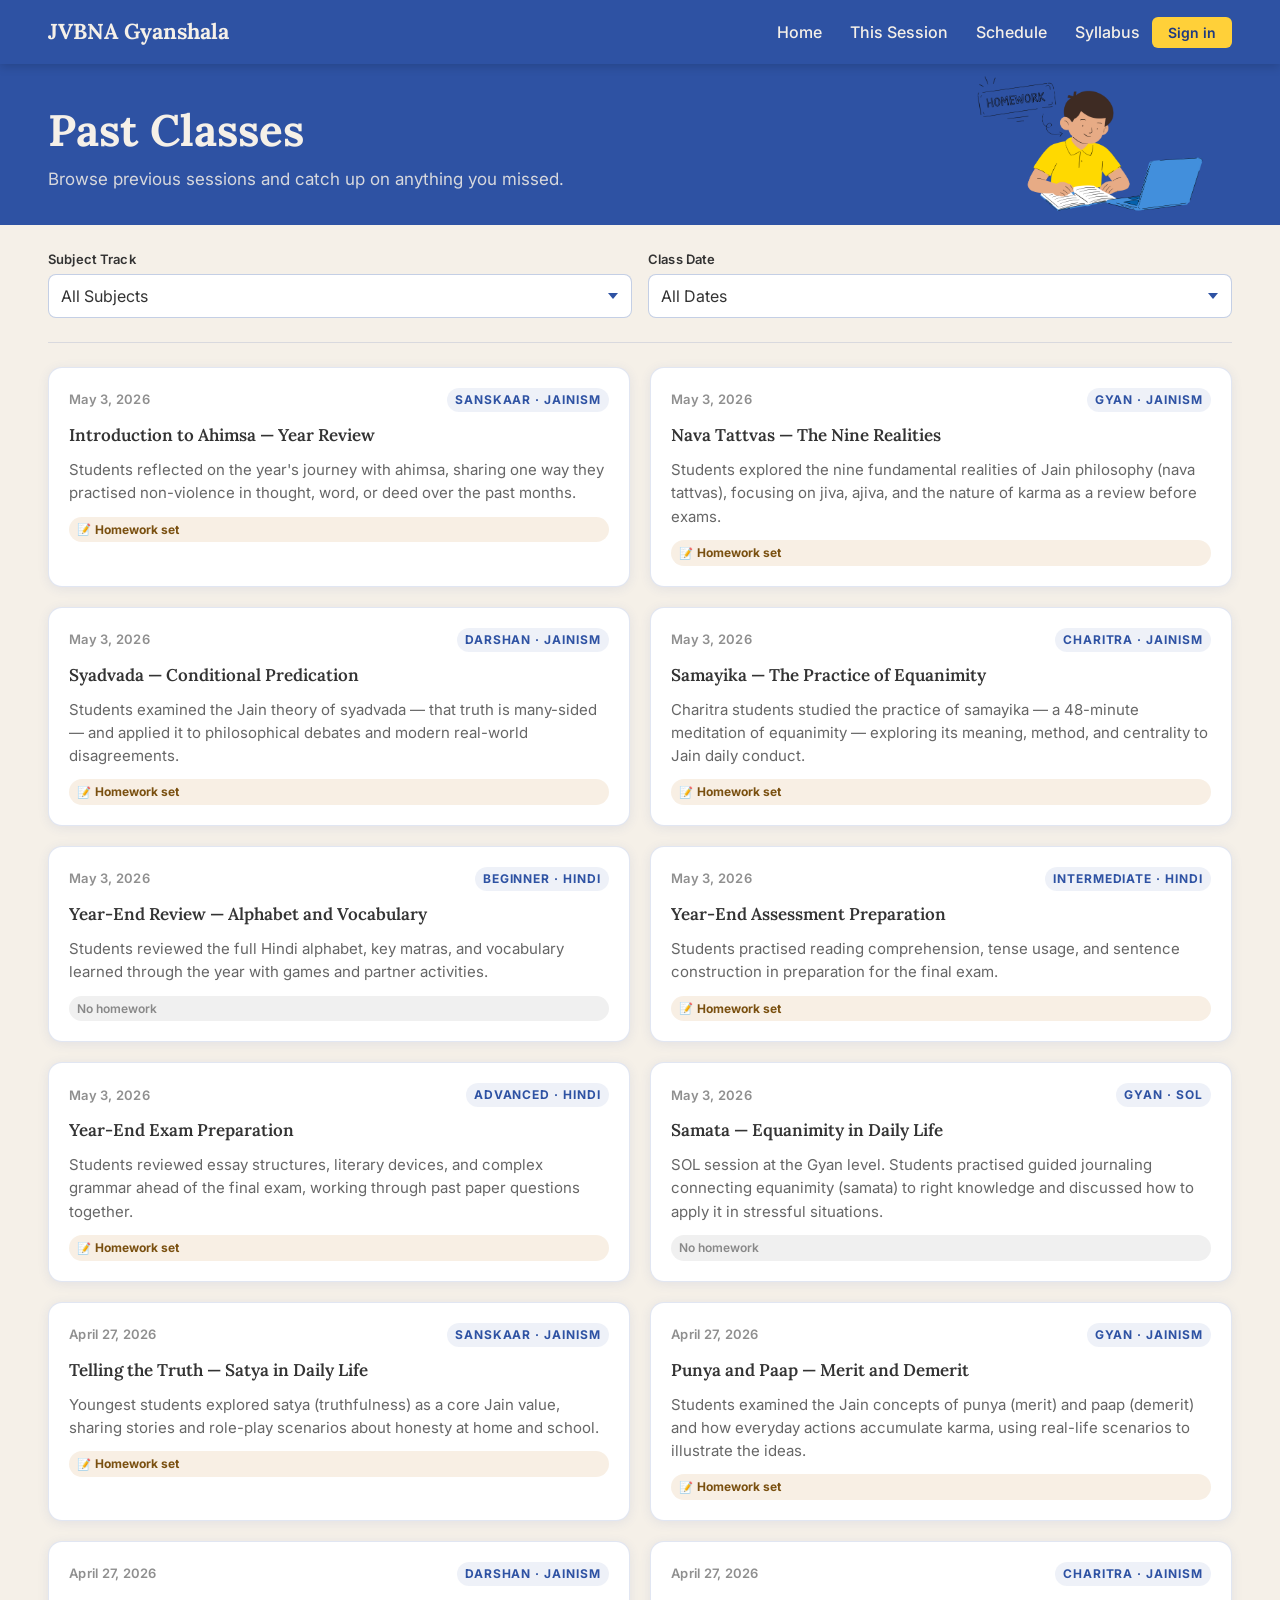
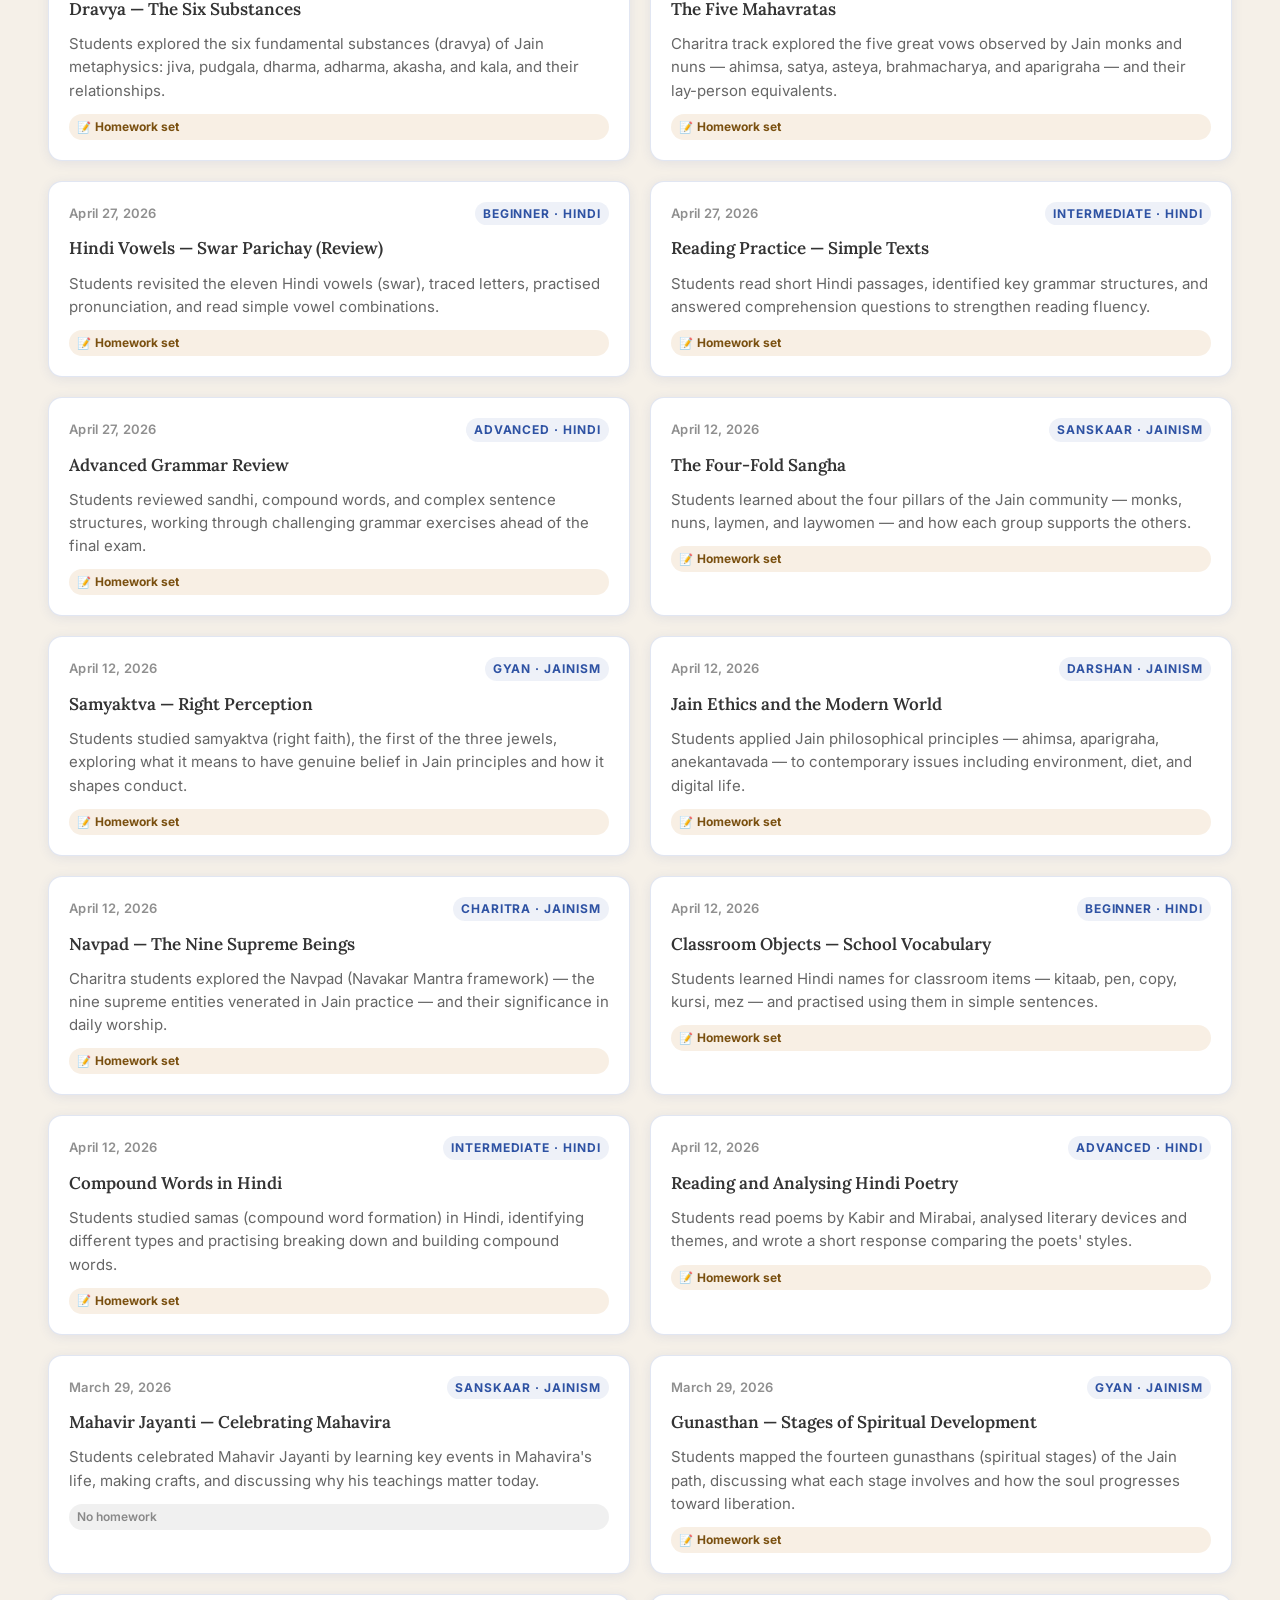
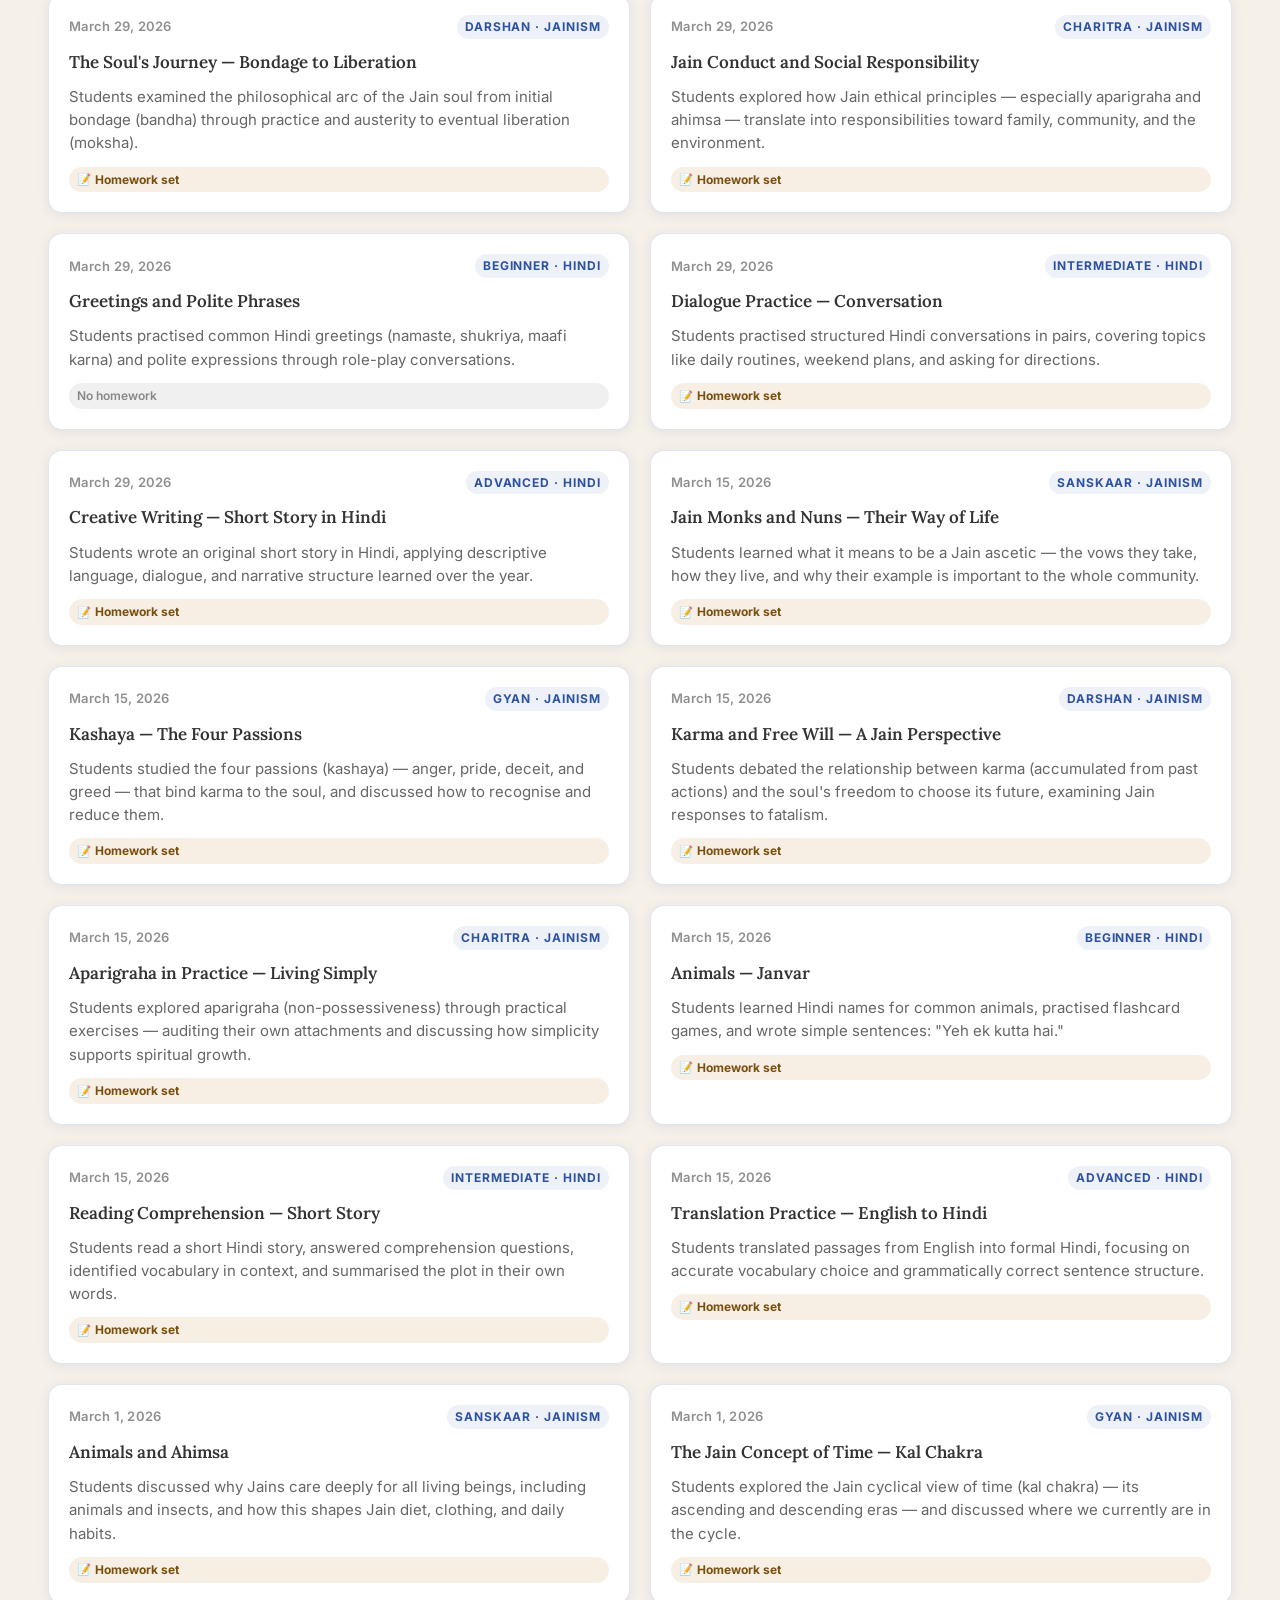
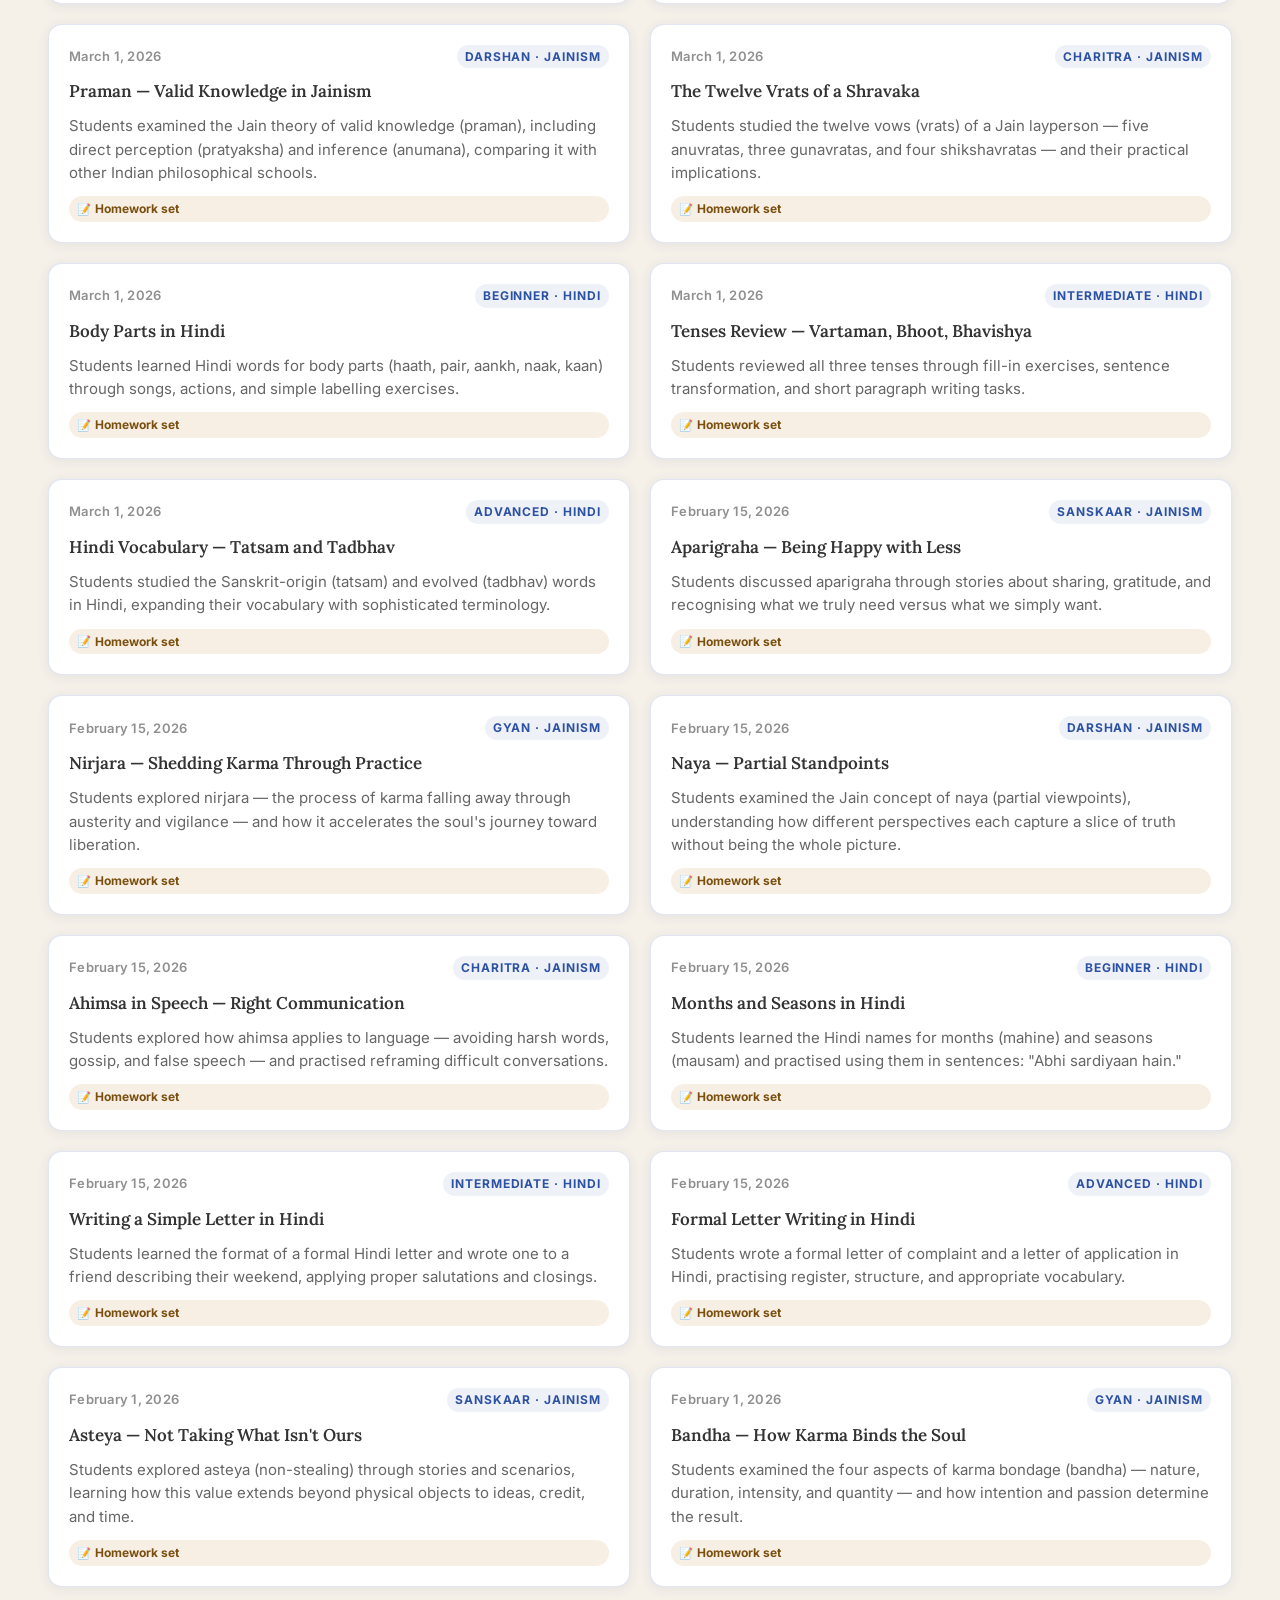
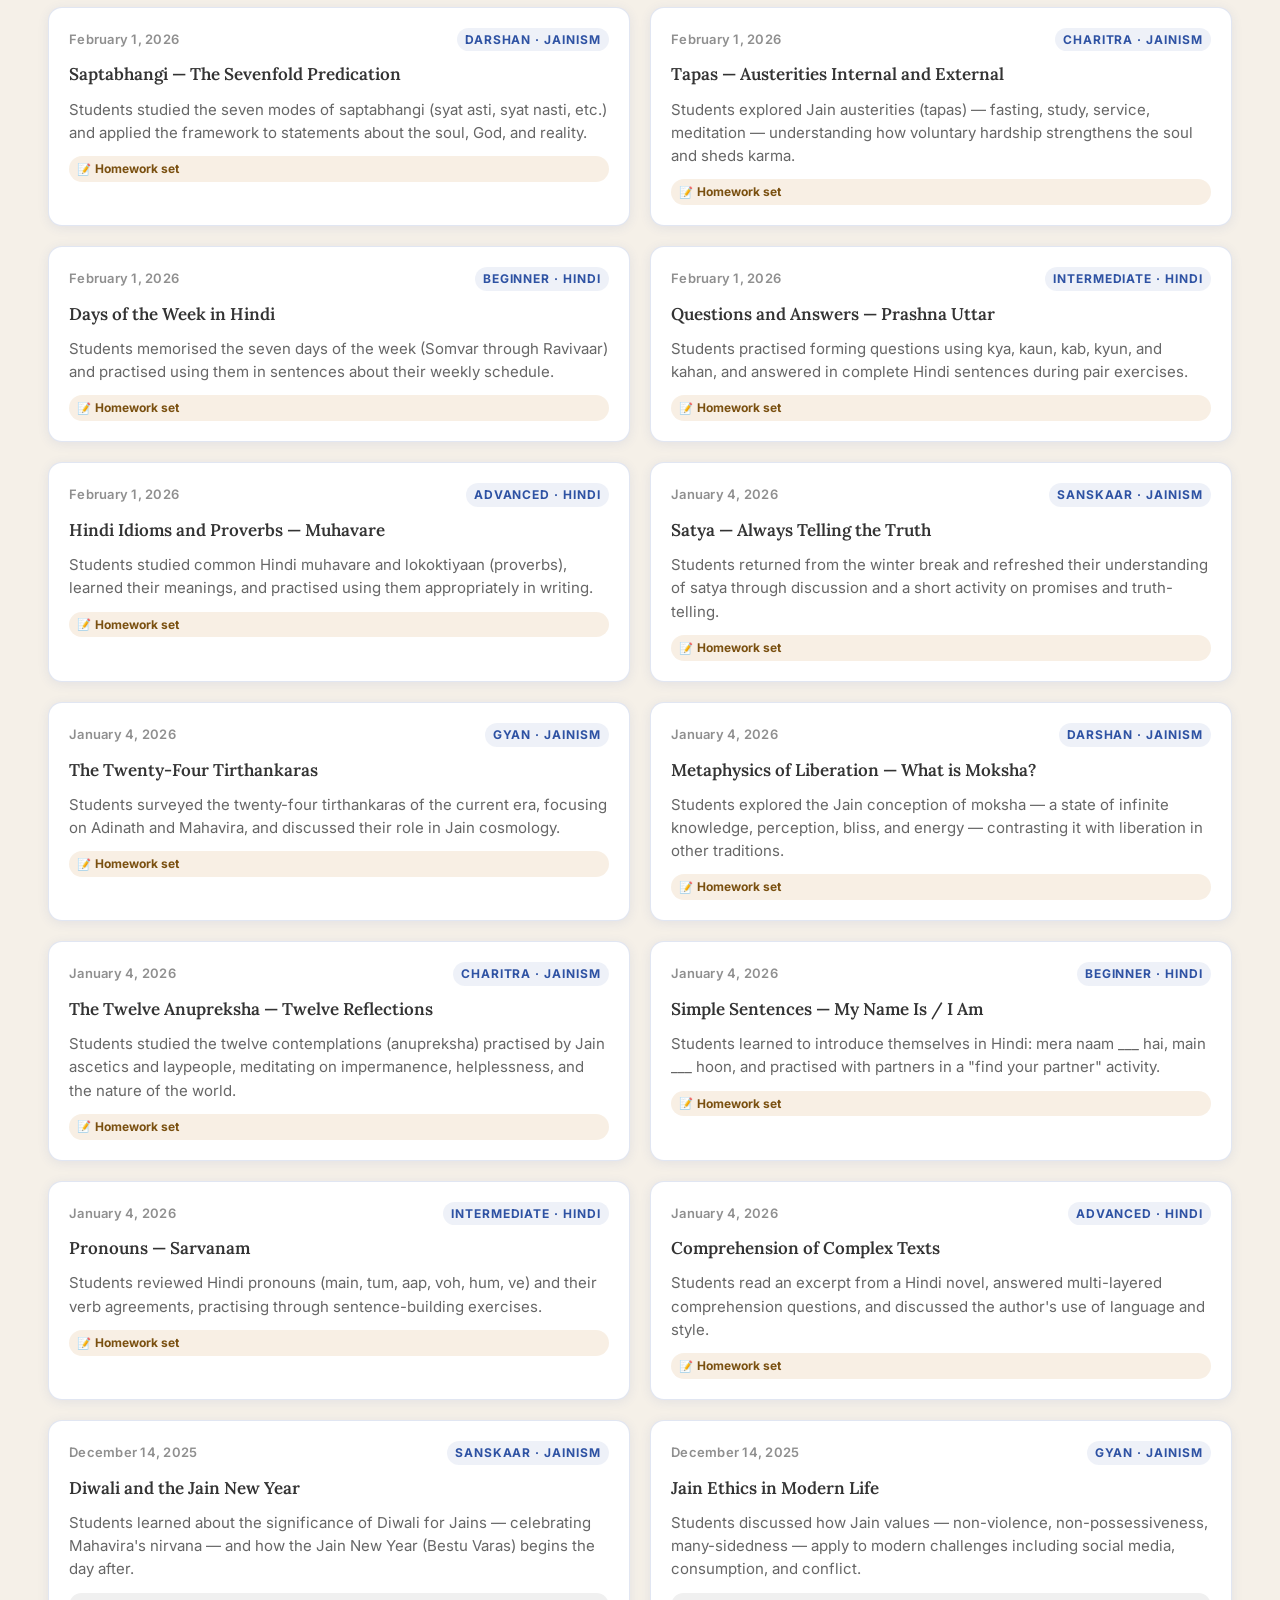
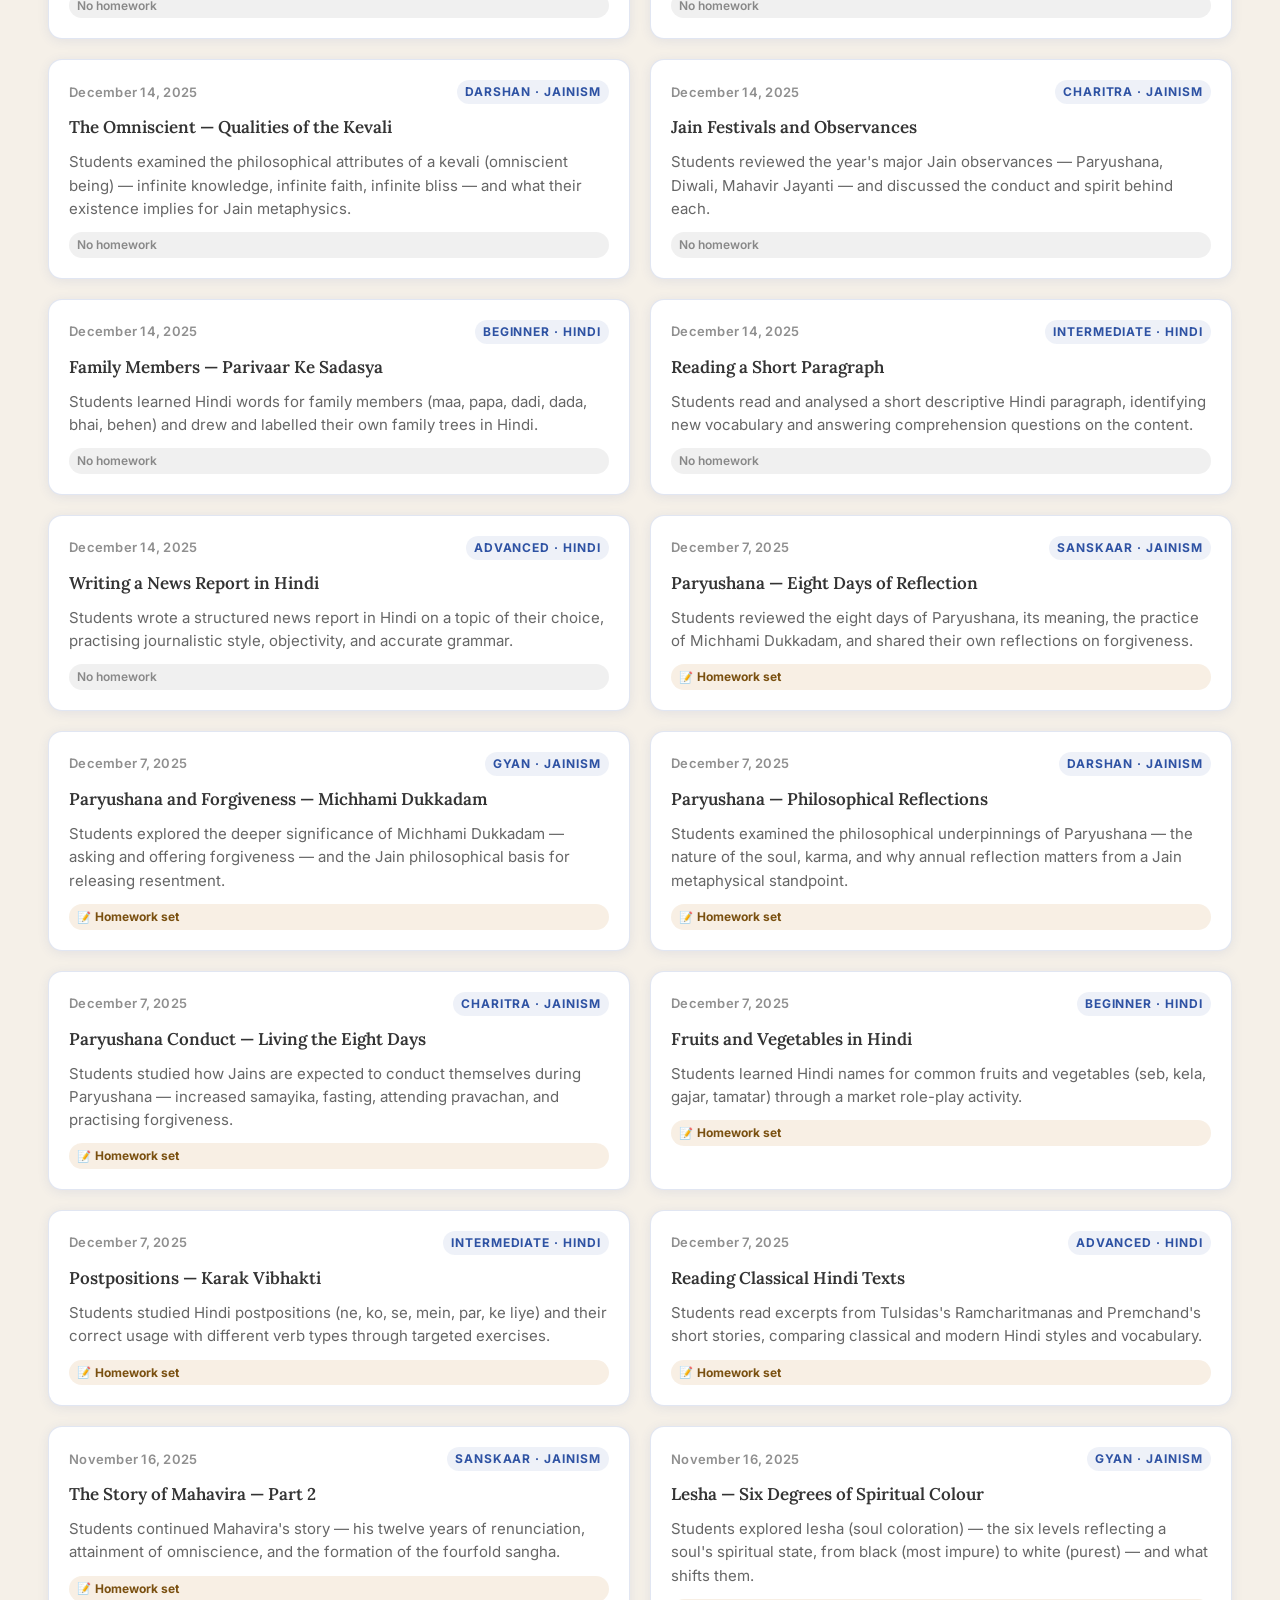
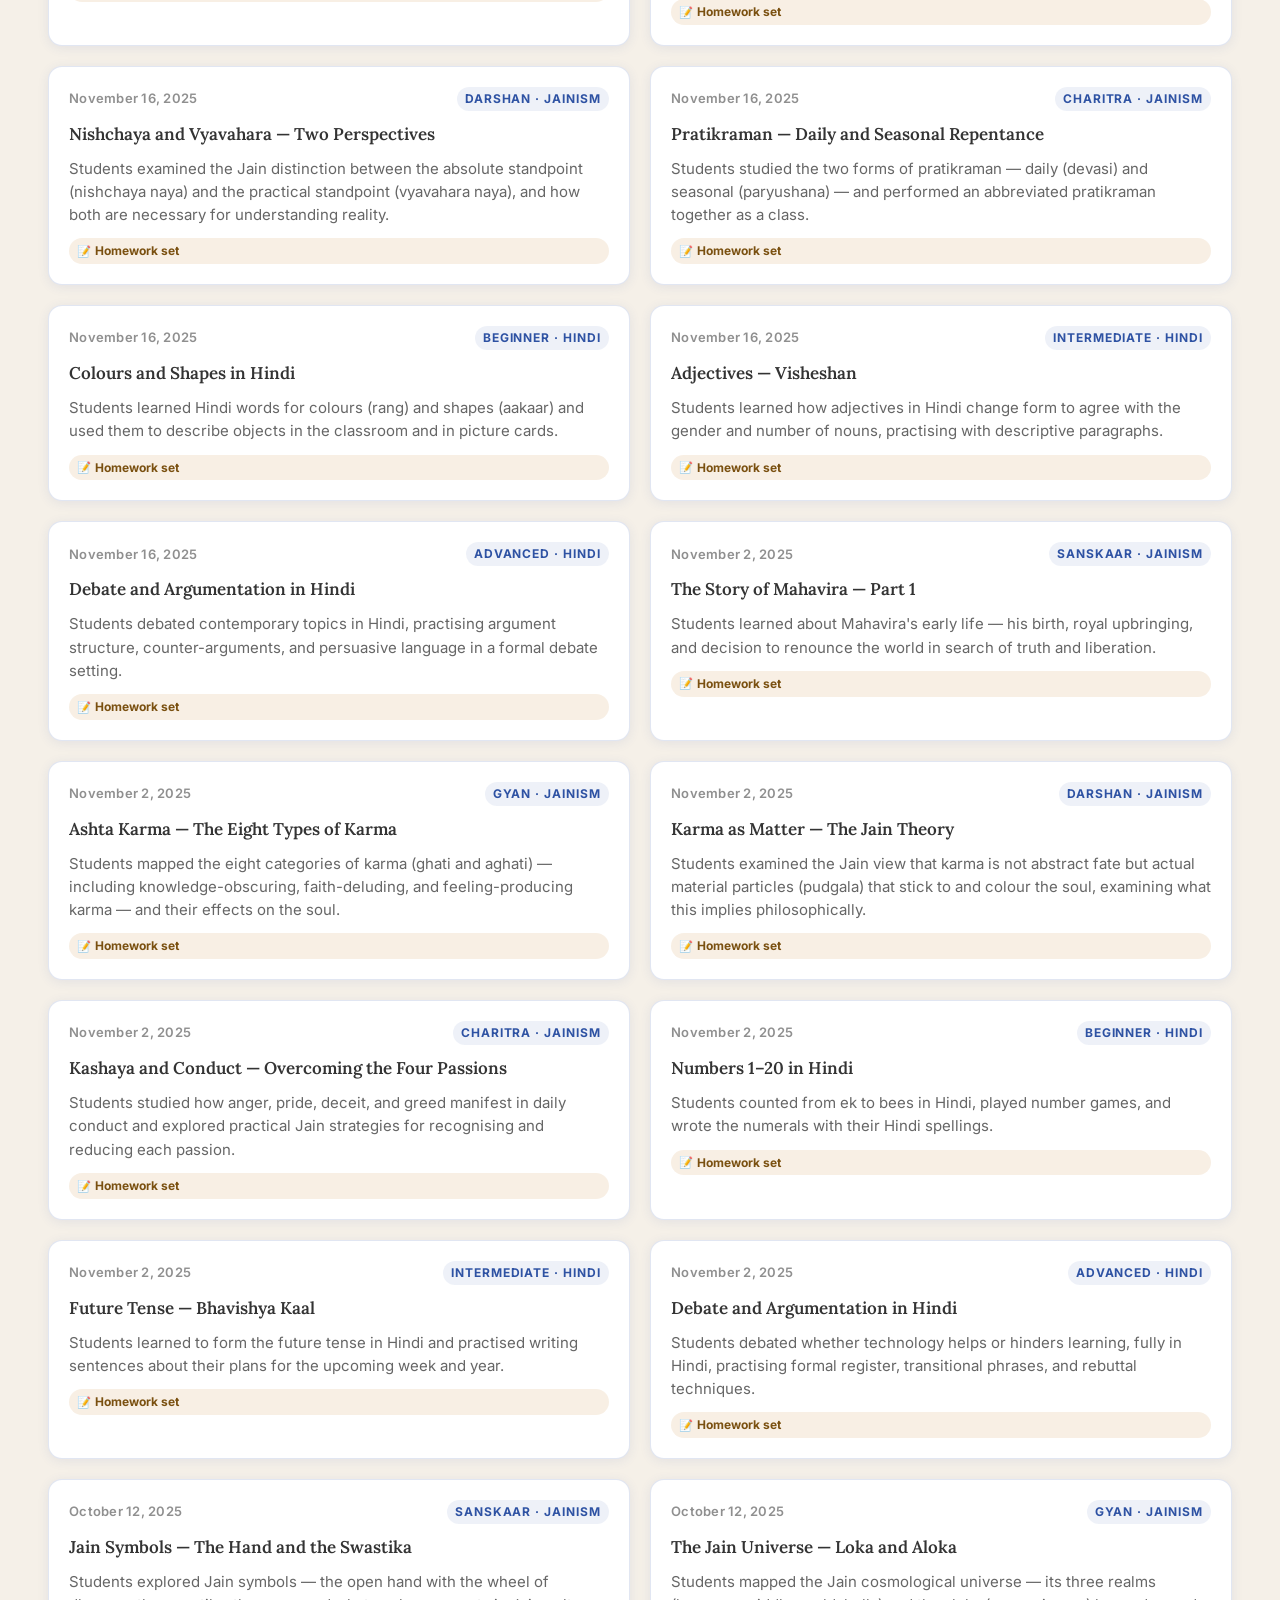
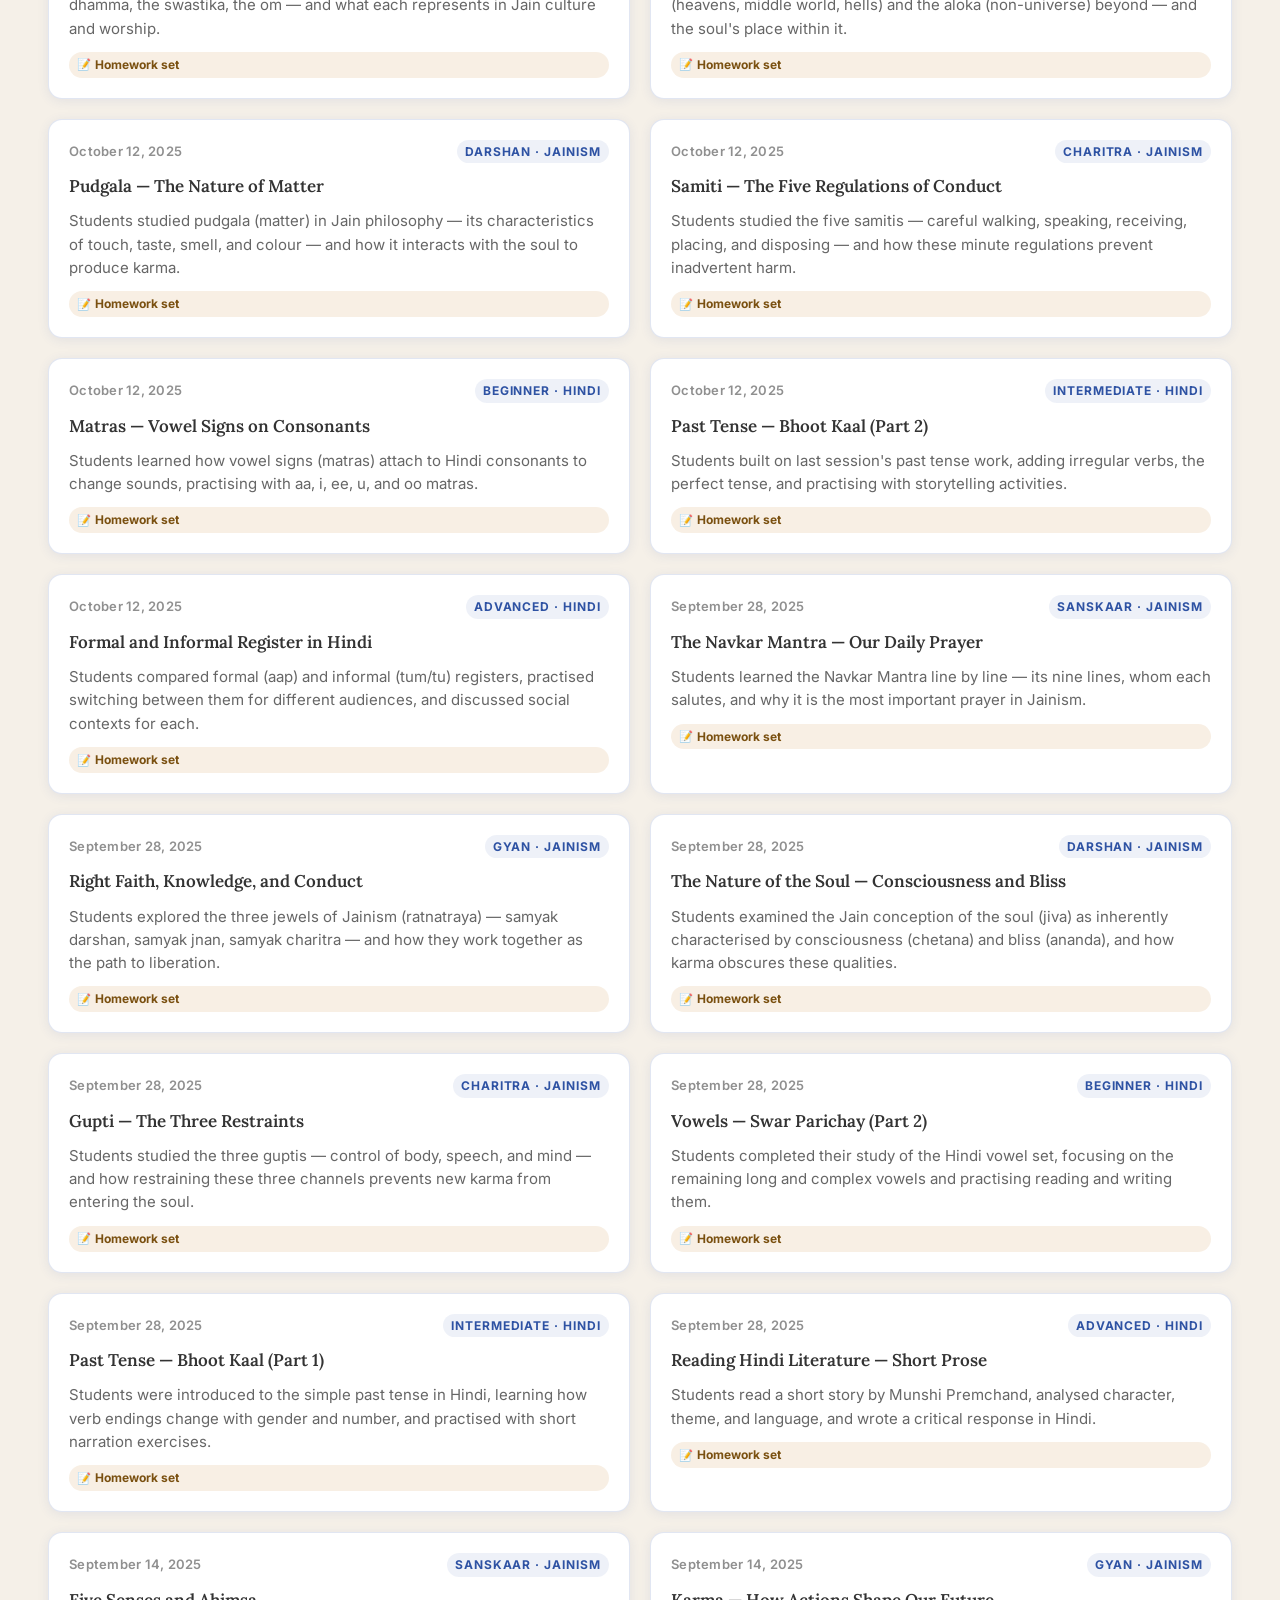
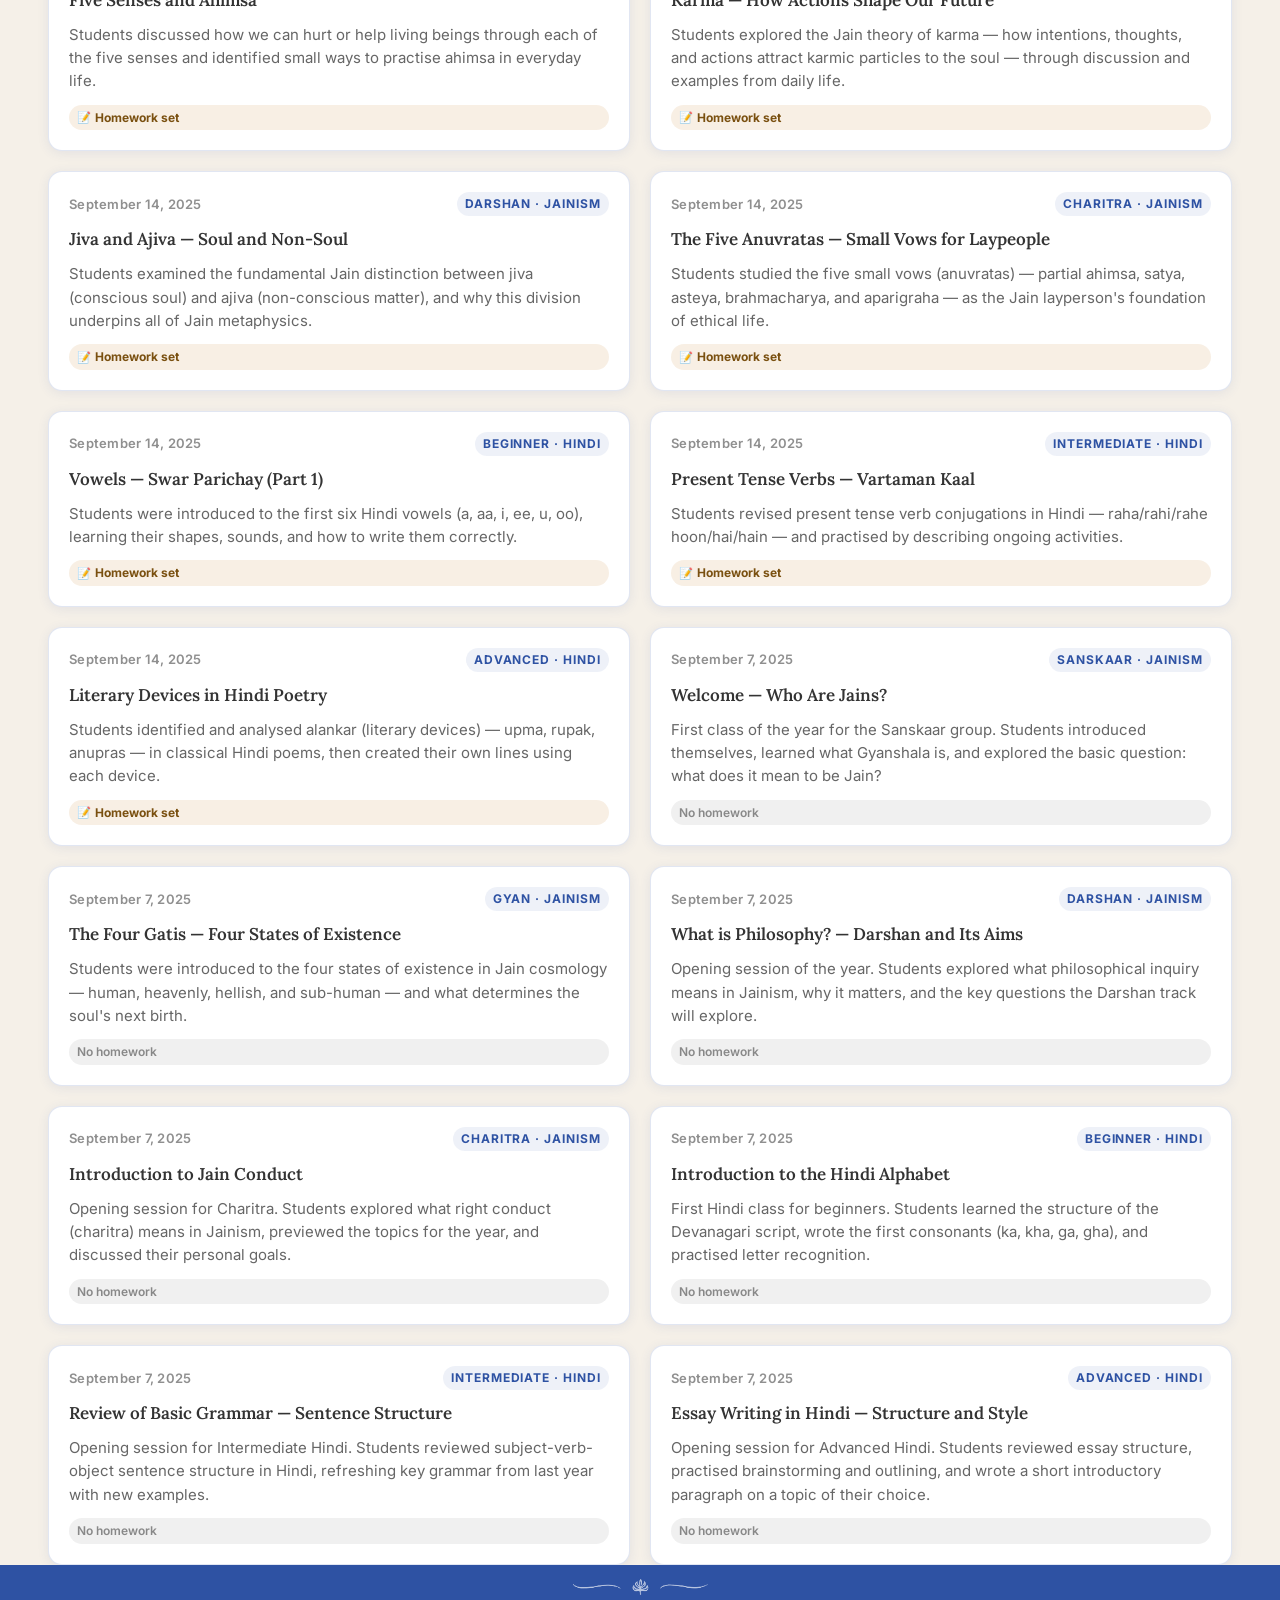
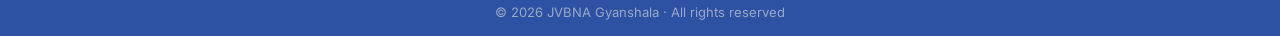
<file: past-classes.html>
<!DOCTYPE html>
<html lang="en">
<head>
  <meta charset="UTF-8">
  <meta name="viewport" content="width=device-width, initial-scale=1.0">
  <title>Past Classes — JVBNA Gyanshala</title>
  <meta name="description" content="Browse previous Gyanshala class sessions, topics covered, and homework from past Sundays.">
  <link rel="preconnect" href="https://fonts.googleapis.com">
  <link rel="preconnect" href="https://fonts.gstatic.com" crossorigin>
  <link href="https://fonts.googleapis.com/css2?family=Inter:wght@400;500;600&family=Lora:ital,wght@0,400;0,600;0,700;1,400&display=swap" rel="stylesheet">
  <link rel="stylesheet" href="css/styles.css?v=52">
</head>
<body>

  <header class="site-header">
    <nav class="nav" aria-label="Main navigation">
      <div class="nav-brand"><a href="index.html">JVBNA Gyanshala</a></div>
      <input type="checkbox" id="nav-toggle" class="nav-toggle" aria-hidden="true">
      <label for="nav-toggle" class="nav-toggle-label" aria-label="Toggle navigation menu">
        <span></span><span></span><span></span>
      </label>
      <ul class="nav-links" role="list">
        <li><a href="index.html">Home</a></li>
        <li><a href="this-week.html">This Session</a></li>
        <li><a href="schedule.html">Schedule</a></li>
        <li><a href="exams.html">Syllabus</a></li>
      </ul>
    </nav>
  </header>

  <main id="main-content">

    <div class="page-intro">
      <div class="container page-intro-inner">
        <div class="page-intro-text">
          <h1>Past Classes</h1>
          <p>Browse previous sessions and catch up on anything you missed.</p>
        </div>
        <div class="page-intro-illus" aria-hidden="true">
          <div class="illus-card">
            <img src="images/child-reading-boy.png" alt="" width="200" height="200">
          </div>
        </div>
      </div>
    </div>

    <div class="container">

      <div class="filter-bar" role="search" aria-label="Filter past classes">
        <div class="filter-group">
          <label for="filter-track" class="filter-label">Subject Track</label>
          <div class="select-wrapper">
            <select id="filter-track" class="field-select">
              <option value="">All Subjects</option>
              <option value="sanskaar">Sanskaar</option>
              <option value="gyan">Gyan</option>
              <option value="darshan">Darshan</option>
              <option value="charitra">Charitra</option>
              <option value="hindi-beginner">Hindi · Beginner</option>
              <option value="hindi-intermediate">Hindi · Intermediate</option>
              <option value="hindi-advanced">Hindi · Advanced</option>
            </select>
          </div>
        </div>
        <div class="filter-group">
          <label for="filter-date" class="filter-label">Class Date</label>
          <div class="select-wrapper">
            <select id="filter-date" class="field-select">
              <option value="">All Dates</option>
              <option value="2026-05-03">May 3, 2026</option>
              <option value="2026-04-27">Apr 27, 2026</option>
              <option value="2026-04-12">Apr 12, 2026</option>
              <option value="2026-03-29">Mar 29, 2026</option>
              <option value="2026-03-15">Mar 15, 2026</option>
              <option value="2026-03-01">Mar 1, 2026</option>
              <option value="2026-02-15">Feb 15, 2026</option>
              <option value="2026-02-01">Feb 1, 2026</option>
              <option value="2026-01-04">Jan 4, 2026</option>
              <option value="2025-12-14">Dec 14, 2025</option>
              <option value="2025-12-07">Dec 7, 2025</option>
              <option value="2025-11-16">Nov 16, 2025</option>
              <option value="2025-11-02">Nov 2, 2025</option>
              <option value="2025-10-12">Oct 12, 2025</option>
              <option value="2025-09-28">Sep 28, 2025</option>
              <option value="2025-09-14">Sep 14, 2025</option>
              <option value="2025-09-07">Sep 7, 2025</option>
            </select>
          </div>
        </div>
      </div>

      <div class="past-classes-grid" id="past-classes-grid">

        <!-- ══════════════════════════════════════════
             MAY 3, 2026
             ══════════════════════════════════════════ -->
        <article class="past-card" data-track="sanskaar" data-date="2026-05-03">
          <div class="past-card-meta"><span class="past-card-date">May 3, 2026</span><span class="past-card-track">Sanskaar · Jainism</span></div>
          <h2 class="past-card-topic">Introduction to Ahimsa — Year Review</h2>
          <p class="past-card-summary">Students reflected on the year's journey with ahimsa, sharing one way they practised non-violence in thought, word, or deed over the past months.</p>
          <span class="badge-hw-set">Homework set</span>
        </article>

        <article class="past-card" data-track="gyan" data-date="2026-05-03">
          <div class="past-card-meta"><span class="past-card-date">May 3, 2026</span><span class="past-card-track">Gyan · Jainism</span></div>
          <h2 class="past-card-topic">Nava Tattvas — The Nine Realities</h2>
          <p class="past-card-summary">Students explored the nine fundamental realities of Jain philosophy (nava tattvas), focusing on jiva, ajiva, and the nature of karma as a review before exams.</p>
          <span class="badge-hw-set">Homework set</span>
        </article>

        <article class="past-card" data-track="darshan" data-date="2026-05-03">
          <div class="past-card-meta"><span class="past-card-date">May 3, 2026</span><span class="past-card-track">Darshan · Jainism</span></div>
          <h2 class="past-card-topic">Syadvada — Conditional Predication</h2>
          <p class="past-card-summary">Students examined the Jain theory of syadvada — that truth is many-sided — and applied it to philosophical debates and modern real-world disagreements.</p>
          <span class="badge-hw-set">Homework set</span>
        </article>

        <article class="past-card" data-track="charitra" data-date="2026-05-03">
          <div class="past-card-meta"><span class="past-card-date">May 3, 2026</span><span class="past-card-track">Charitra · Jainism</span></div>
          <h2 class="past-card-topic">Samayika — The Practice of Equanimity</h2>
          <p class="past-card-summary">Charitra students studied the practice of samayika — a 48-minute meditation of equanimity — exploring its meaning, method, and centrality to Jain daily conduct.</p>
          <span class="badge-hw-set">Homework set</span>
        </article>

        <article class="past-card" data-track="hindi-beginner" data-date="2026-05-03">
          <div class="past-card-meta"><span class="past-card-date">May 3, 2026</span><span class="past-card-track">Beginner · Hindi</span></div>
          <h2 class="past-card-topic">Year-End Review — Alphabet and Vocabulary</h2>
          <p class="past-card-summary">Students reviewed the full Hindi alphabet, key matras, and vocabulary learned through the year with games and partner activities.</p>
          <span class="badge-hw-none">No homework</span>
        </article>

        <article class="past-card" data-track="hindi-intermediate" data-date="2026-05-03">
          <div class="past-card-meta"><span class="past-card-date">May 3, 2026</span><span class="past-card-track">Intermediate · Hindi</span></div>
          <h2 class="past-card-topic">Year-End Assessment Preparation</h2>
          <p class="past-card-summary">Students practised reading comprehension, tense usage, and sentence construction in preparation for the final exam.</p>
          <span class="badge-hw-set">Homework set</span>
        </article>

        <article class="past-card" data-track="hindi-advanced" data-date="2026-05-03">
          <div class="past-card-meta"><span class="past-card-date">May 3, 2026</span><span class="past-card-track">Advanced · Hindi</span></div>
          <h2 class="past-card-topic">Year-End Exam Preparation</h2>
          <p class="past-card-summary">Students reviewed essay structures, literary devices, and complex grammar ahead of the final exam, working through past paper questions together.</p>
          <span class="badge-hw-set">Homework set</span>
        </article>

        <article class="past-card" data-track="sol" data-date="2026-05-03">
          <div class="past-card-meta"><span class="past-card-date">May 3, 2026</span><span class="past-card-track">Gyan · SOL</span></div>
          <h2 class="past-card-topic">Samata — Equanimity in Daily Life</h2>
          <p class="past-card-summary">SOL session at the Gyan level. Students practised guided journaling connecting equanimity (samata) to right knowledge and discussed how to apply it in stressful situations.</p>
          <span class="badge-hw-none">No homework</span>
        </article>

        <!-- ══════════════════════════════════════════
             APRIL 27, 2026
             ══════════════════════════════════════════ -->
        <article class="past-card" data-track="sanskaar" data-date="2026-04-27">
          <div class="past-card-meta"><span class="past-card-date">April 27, 2026</span><span class="past-card-track">Sanskaar · Jainism</span></div>
          <h2 class="past-card-topic">Telling the Truth — Satya in Daily Life</h2>
          <p class="past-card-summary">Youngest students explored satya (truthfulness) as a core Jain value, sharing stories and role-play scenarios about honesty at home and school.</p>
          <span class="badge-hw-set">Homework set</span>
        </article>

        <article class="past-card" data-track="gyan" data-date="2026-04-27">
          <div class="past-card-meta"><span class="past-card-date">April 27, 2026</span><span class="past-card-track">Gyan · Jainism</span></div>
          <h2 class="past-card-topic">Punya and Paap — Merit and Demerit</h2>
          <p class="past-card-summary">Students examined the Jain concepts of punya (merit) and paap (demerit) and how everyday actions accumulate karma, using real-life scenarios to illustrate the ideas.</p>
          <span class="badge-hw-set">Homework set</span>
        </article>

        <article class="past-card" data-track="darshan" data-date="2026-04-27">
          <div class="past-card-meta"><span class="past-card-date">April 27, 2026</span><span class="past-card-track">Darshan · Jainism</span></div>
          <h2 class="past-card-topic">Dravya — The Six Substances</h2>
          <p class="past-card-summary">Students explored the six fundamental substances (dravya) of Jain metaphysics: jiva, pudgala, dharma, adharma, akasha, and kala, and their relationships.</p>
          <span class="badge-hw-set">Homework set</span>
        </article>

        <article class="past-card" data-track="charitra" data-date="2026-04-27">
          <div class="past-card-meta"><span class="past-card-date">April 27, 2026</span><span class="past-card-track">Charitra · Jainism</span></div>
          <h2 class="past-card-topic">The Five Mahavratas</h2>
          <p class="past-card-summary">Charitra track explored the five great vows observed by Jain monks and nuns — ahimsa, satya, asteya, brahmacharya, and aparigraha — and their lay-person equivalents.</p>
          <span class="badge-hw-set">Homework set</span>
        </article>

        <article class="past-card" data-track="hindi-beginner" data-date="2026-04-27">
          <div class="past-card-meta"><span class="past-card-date">April 27, 2026</span><span class="past-card-track">Beginner · Hindi</span></div>
          <h2 class="past-card-topic">Hindi Vowels — Swar Parichay (Review)</h2>
          <p class="past-card-summary">Students revisited the eleven Hindi vowels (swar), traced letters, practised pronunciation, and read simple vowel combinations.</p>
          <span class="badge-hw-set">Homework set</span>
        </article>

        <article class="past-card" data-track="hindi-intermediate" data-date="2026-04-27">
          <div class="past-card-meta"><span class="past-card-date">April 27, 2026</span><span class="past-card-track">Intermediate · Hindi</span></div>
          <h2 class="past-card-topic">Reading Practice — Simple Texts</h2>
          <p class="past-card-summary">Students read short Hindi passages, identified key grammar structures, and answered comprehension questions to strengthen reading fluency.</p>
          <span class="badge-hw-set">Homework set</span>
        </article>

        <article class="past-card" data-track="hindi-advanced" data-date="2026-04-27">
          <div class="past-card-meta"><span class="past-card-date">April 27, 2026</span><span class="past-card-track">Advanced · Hindi</span></div>
          <h2 class="past-card-topic">Advanced Grammar Review</h2>
          <p class="past-card-summary">Students reviewed sandhi, compound words, and complex sentence structures, working through challenging grammar exercises ahead of the final exam.</p>
          <span class="badge-hw-set">Homework set</span>
        </article>

        <!-- ══════════════════════════════════════════
             APRIL 12, 2026
             ══════════════════════════════════════════ -->
        <article class="past-card" data-track="sanskaar" data-date="2026-04-12">
          <div class="past-card-meta"><span class="past-card-date">April 12, 2026</span><span class="past-card-track">Sanskaar · Jainism</span></div>
          <h2 class="past-card-topic">The Four-Fold Sangha</h2>
          <p class="past-card-summary">Students learned about the four pillars of the Jain community — monks, nuns, laymen, and laywomen — and how each group supports the others.</p>
          <span class="badge-hw-set">Homework set</span>
        </article>

        <article class="past-card" data-track="gyan" data-date="2026-04-12">
          <div class="past-card-meta"><span class="past-card-date">April 12, 2026</span><span class="past-card-track">Gyan · Jainism</span></div>
          <h2 class="past-card-topic">Samyaktva — Right Perception</h2>
          <p class="past-card-summary">Students studied samyaktva (right faith), the first of the three jewels, exploring what it means to have genuine belief in Jain principles and how it shapes conduct.</p>
          <span class="badge-hw-set">Homework set</span>
        </article>

        <article class="past-card" data-track="darshan" data-date="2026-04-12">
          <div class="past-card-meta"><span class="past-card-date">April 12, 2026</span><span class="past-card-track">Darshan · Jainism</span></div>
          <h2 class="past-card-topic">Jain Ethics and the Modern World</h2>
          <p class="past-card-summary">Students applied Jain philosophical principles — ahimsa, aparigraha, anekantavada — to contemporary issues including environment, diet, and digital life.</p>
          <span class="badge-hw-set">Homework set</span>
        </article>

        <article class="past-card" data-track="charitra" data-date="2026-04-12">
          <div class="past-card-meta"><span class="past-card-date">April 12, 2026</span><span class="past-card-track">Charitra · Jainism</span></div>
          <h2 class="past-card-topic">Navpad — The Nine Supreme Beings</h2>
          <p class="past-card-summary">Charitra students explored the Navpad (Navakar Mantra framework) — the nine supreme entities venerated in Jain practice — and their significance in daily worship.</p>
          <span class="badge-hw-set">Homework set</span>
        </article>

        <article class="past-card" data-track="hindi-beginner" data-date="2026-04-12">
          <div class="past-card-meta"><span class="past-card-date">April 12, 2026</span><span class="past-card-track">Beginner · Hindi</span></div>
          <h2 class="past-card-topic">Classroom Objects — School Vocabulary</h2>
          <p class="past-card-summary">Students learned Hindi names for classroom items — kitaab, pen, copy, kursi, mez — and practised using them in simple sentences.</p>
          <span class="badge-hw-set">Homework set</span>
        </article>

        <article class="past-card" data-track="hindi-intermediate" data-date="2026-04-12">
          <div class="past-card-meta"><span class="past-card-date">April 12, 2026</span><span class="past-card-track">Intermediate · Hindi</span></div>
          <h2 class="past-card-topic">Compound Words in Hindi</h2>
          <p class="past-card-summary">Students studied samas (compound word formation) in Hindi, identifying different types and practising breaking down and building compound words.</p>
          <span class="badge-hw-set">Homework set</span>
        </article>

        <article class="past-card" data-track="hindi-advanced" data-date="2026-04-12">
          <div class="past-card-meta"><span class="past-card-date">April 12, 2026</span><span class="past-card-track">Advanced · Hindi</span></div>
          <h2 class="past-card-topic">Reading and Analysing Hindi Poetry</h2>
          <p class="past-card-summary">Students read poems by Kabir and Mirabai, analysed literary devices and themes, and wrote a short response comparing the poets' styles.</p>
          <span class="badge-hw-set">Homework set</span>
        </article>

        <!-- ══════════════════════════════════════════
             MARCH 29, 2026
             ══════════════════════════════════════════ -->
        <article class="past-card" data-track="sanskaar" data-date="2026-03-29">
          <div class="past-card-meta"><span class="past-card-date">March 29, 2026</span><span class="past-card-track">Sanskaar · Jainism</span></div>
          <h2 class="past-card-topic">Mahavir Jayanti — Celebrating Mahavira</h2>
          <p class="past-card-summary">Students celebrated Mahavir Jayanti by learning key events in Mahavira's life, making crafts, and discussing why his teachings matter today.</p>
          <span class="badge-hw-none">No homework</span>
        </article>

        <article class="past-card" data-track="gyan" data-date="2026-03-29">
          <div class="past-card-meta"><span class="past-card-date">March 29, 2026</span><span class="past-card-track">Gyan · Jainism</span></div>
          <h2 class="past-card-topic">Gunasthan — Stages of Spiritual Development</h2>
          <p class="past-card-summary">Students mapped the fourteen gunasthans (spiritual stages) of the Jain path, discussing what each stage involves and how the soul progresses toward liberation.</p>
          <span class="badge-hw-set">Homework set</span>
        </article>

        <article class="past-card" data-track="darshan" data-date="2026-03-29">
          <div class="past-card-meta"><span class="past-card-date">March 29, 2026</span><span class="past-card-track">Darshan · Jainism</span></div>
          <h2 class="past-card-topic">The Soul's Journey — Bondage to Liberation</h2>
          <p class="past-card-summary">Students examined the philosophical arc of the Jain soul from initial bondage (bandha) through practice and austerity to eventual liberation (moksha).</p>
          <span class="badge-hw-set">Homework set</span>
        </article>

        <article class="past-card" data-track="charitra" data-date="2026-03-29">
          <div class="past-card-meta"><span class="past-card-date">March 29, 2026</span><span class="past-card-track">Charitra · Jainism</span></div>
          <h2 class="past-card-topic">Jain Conduct and Social Responsibility</h2>
          <p class="past-card-summary">Students explored how Jain ethical principles — especially aparigraha and ahimsa — translate into responsibilities toward family, community, and the environment.</p>
          <span class="badge-hw-set">Homework set</span>
        </article>

        <article class="past-card" data-track="hindi-beginner" data-date="2026-03-29">
          <div class="past-card-meta"><span class="past-card-date">March 29, 2026</span><span class="past-card-track">Beginner · Hindi</span></div>
          <h2 class="past-card-topic">Greetings and Polite Phrases</h2>
          <p class="past-card-summary">Students practised common Hindi greetings (namaste, shukriya, maafi karna) and polite expressions through role-play conversations.</p>
          <span class="badge-hw-none">No homework</span>
        </article>

        <article class="past-card" data-track="hindi-intermediate" data-date="2026-03-29">
          <div class="past-card-meta"><span class="past-card-date">March 29, 2026</span><span class="past-card-track">Intermediate · Hindi</span></div>
          <h2 class="past-card-topic">Dialogue Practice — Conversation</h2>
          <p class="past-card-summary">Students practised structured Hindi conversations in pairs, covering topics like daily routines, weekend plans, and asking for directions.</p>
          <span class="badge-hw-set">Homework set</span>
        </article>

        <article class="past-card" data-track="hindi-advanced" data-date="2026-03-29">
          <div class="past-card-meta"><span class="past-card-date">March 29, 2026</span><span class="past-card-track">Advanced · Hindi</span></div>
          <h2 class="past-card-topic">Creative Writing — Short Story in Hindi</h2>
          <p class="past-card-summary">Students wrote an original short story in Hindi, applying descriptive language, dialogue, and narrative structure learned over the year.</p>
          <span class="badge-hw-set">Homework set</span>
        </article>

        <!-- ══════════════════════════════════════════
             MARCH 15, 2026
             ══════════════════════════════════════════ -->
        <article class="past-card" data-track="sanskaar" data-date="2026-03-15">
          <div class="past-card-meta"><span class="past-card-date">March 15, 2026</span><span class="past-card-track">Sanskaar · Jainism</span></div>
          <h2 class="past-card-topic">Jain Monks and Nuns — Their Way of Life</h2>
          <p class="past-card-summary">Students learned what it means to be a Jain ascetic — the vows they take, how they live, and why their example is important to the whole community.</p>
          <span class="badge-hw-set">Homework set</span>
        </article>

        <article class="past-card" data-track="gyan" data-date="2026-03-15">
          <div class="past-card-meta"><span class="past-card-date">March 15, 2026</span><span class="past-card-track">Gyan · Jainism</span></div>
          <h2 class="past-card-topic">Kashaya — The Four Passions</h2>
          <p class="past-card-summary">Students studied the four passions (kashaya) — anger, pride, deceit, and greed — that bind karma to the soul, and discussed how to recognise and reduce them.</p>
          <span class="badge-hw-set">Homework set</span>
        </article>

        <article class="past-card" data-track="darshan" data-date="2026-03-15">
          <div class="past-card-meta"><span class="past-card-date">March 15, 2026</span><span class="past-card-track">Darshan · Jainism</span></div>
          <h2 class="past-card-topic">Karma and Free Will — A Jain Perspective</h2>
          <p class="past-card-summary">Students debated the relationship between karma (accumulated from past actions) and the soul's freedom to choose its future, examining Jain responses to fatalism.</p>
          <span class="badge-hw-set">Homework set</span>
        </article>

        <article class="past-card" data-track="charitra" data-date="2026-03-15">
          <div class="past-card-meta"><span class="past-card-date">March 15, 2026</span><span class="past-card-track">Charitra · Jainism</span></div>
          <h2 class="past-card-topic">Aparigraha in Practice — Living Simply</h2>
          <p class="past-card-summary">Students explored aparigraha (non-possessiveness) through practical exercises — auditing their own attachments and discussing how simplicity supports spiritual growth.</p>
          <span class="badge-hw-set">Homework set</span>
        </article>

        <article class="past-card" data-track="hindi-beginner" data-date="2026-03-15">
          <div class="past-card-meta"><span class="past-card-date">March 15, 2026</span><span class="past-card-track">Beginner · Hindi</span></div>
          <h2 class="past-card-topic">Animals — Janvar</h2>
          <p class="past-card-summary">Students learned Hindi names for common animals, practised flashcard games, and wrote simple sentences: "Yeh ek kutta hai."</p>
          <span class="badge-hw-set">Homework set</span>
        </article>

        <article class="past-card" data-track="hindi-intermediate" data-date="2026-03-15">
          <div class="past-card-meta"><span class="past-card-date">March 15, 2026</span><span class="past-card-track">Intermediate · Hindi</span></div>
          <h2 class="past-card-topic">Reading Comprehension — Short Story</h2>
          <p class="past-card-summary">Students read a short Hindi story, answered comprehension questions, identified vocabulary in context, and summarised the plot in their own words.</p>
          <span class="badge-hw-set">Homework set</span>
        </article>

        <article class="past-card" data-track="hindi-advanced" data-date="2026-03-15">
          <div class="past-card-meta"><span class="past-card-date">March 15, 2026</span><span class="past-card-track">Advanced · Hindi</span></div>
          <h2 class="past-card-topic">Translation Practice — English to Hindi</h2>
          <p class="past-card-summary">Students translated passages from English into formal Hindi, focusing on accurate vocabulary choice and grammatically correct sentence structure.</p>
          <span class="badge-hw-set">Homework set</span>
        </article>

        <!-- ══════════════════════════════════════════
             MARCH 1, 2026
             ══════════════════════════════════════════ -->
        <article class="past-card" data-track="sanskaar" data-date="2026-03-01">
          <div class="past-card-meta"><span class="past-card-date">March 1, 2026</span><span class="past-card-track">Sanskaar · Jainism</span></div>
          <h2 class="past-card-topic">Animals and Ahimsa</h2>
          <p class="past-card-summary">Students discussed why Jains care deeply for all living beings, including animals and insects, and how this shapes Jain diet, clothing, and daily habits.</p>
          <span class="badge-hw-set">Homework set</span>
        </article>

        <article class="past-card" data-track="gyan" data-date="2026-03-01">
          <div class="past-card-meta"><span class="past-card-date">March 1, 2026</span><span class="past-card-track">Gyan · Jainism</span></div>
          <h2 class="past-card-topic">The Jain Concept of Time — Kal Chakra</h2>
          <p class="past-card-summary">Students explored the Jain cyclical view of time (kal chakra) — its ascending and descending eras — and discussed where we currently are in the cycle.</p>
          <span class="badge-hw-set">Homework set</span>
        </article>

        <article class="past-card" data-track="darshan" data-date="2026-03-01">
          <div class="past-card-meta"><span class="past-card-date">March 1, 2026</span><span class="past-card-track">Darshan · Jainism</span></div>
          <h2 class="past-card-topic">Praman — Valid Knowledge in Jainism</h2>
          <p class="past-card-summary">Students examined the Jain theory of valid knowledge (praman), including direct perception (pratyaksha) and inference (anumana), comparing it with other Indian philosophical schools.</p>
          <span class="badge-hw-set">Homework set</span>
        </article>

        <article class="past-card" data-track="charitra" data-date="2026-03-01">
          <div class="past-card-meta"><span class="past-card-date">March 1, 2026</span><span class="past-card-track">Charitra · Jainism</span></div>
          <h2 class="past-card-topic">The Twelve Vrats of a Shravaka</h2>
          <p class="past-card-summary">Students studied the twelve vows (vrats) of a Jain layperson — five anuvratas, three gunavratas, and four shikshavratas — and their practical implications.</p>
          <span class="badge-hw-set">Homework set</span>
        </article>

        <article class="past-card" data-track="hindi-beginner" data-date="2026-03-01">
          <div class="past-card-meta"><span class="past-card-date">March 1, 2026</span><span class="past-card-track">Beginner · Hindi</span></div>
          <h2 class="past-card-topic">Body Parts in Hindi</h2>
          <p class="past-card-summary">Students learned Hindi words for body parts (haath, pair, aankh, naak, kaan) through songs, actions, and simple labelling exercises.</p>
          <span class="badge-hw-set">Homework set</span>
        </article>

        <article class="past-card" data-track="hindi-intermediate" data-date="2026-03-01">
          <div class="past-card-meta"><span class="past-card-date">March 1, 2026</span><span class="past-card-track">Intermediate · Hindi</span></div>
          <h2 class="past-card-topic">Tenses Review — Vartaman, Bhoot, Bhavishya</h2>
          <p class="past-card-summary">Students reviewed all three tenses through fill-in exercises, sentence transformation, and short paragraph writing tasks.</p>
          <span class="badge-hw-set">Homework set</span>
        </article>

        <article class="past-card" data-track="hindi-advanced" data-date="2026-03-01">
          <div class="past-card-meta"><span class="past-card-date">March 1, 2026</span><span class="past-card-track">Advanced · Hindi</span></div>
          <h2 class="past-card-topic">Hindi Vocabulary — Tatsam and Tadbhav</h2>
          <p class="past-card-summary">Students studied the Sanskrit-origin (tatsam) and evolved (tadbhav) words in Hindi, expanding their vocabulary with sophisticated terminology.</p>
          <span class="badge-hw-set">Homework set</span>
        </article>

        <!-- ══════════════════════════════════════════
             FEBRUARY 15, 2026
             ══════════════════════════════════════════ -->
        <article class="past-card" data-track="sanskaar" data-date="2026-02-15">
          <div class="past-card-meta"><span class="past-card-date">February 15, 2026</span><span class="past-card-track">Sanskaar · Jainism</span></div>
          <h2 class="past-card-topic">Aparigraha — Being Happy with Less</h2>
          <p class="past-card-summary">Students discussed aparigraha through stories about sharing, gratitude, and recognising what we truly need versus what we simply want.</p>
          <span class="badge-hw-set">Homework set</span>
        </article>

        <article class="past-card" data-track="gyan" data-date="2026-02-15">
          <div class="past-card-meta"><span class="past-card-date">February 15, 2026</span><span class="past-card-track">Gyan · Jainism</span></div>
          <h2 class="past-card-topic">Nirjara — Shedding Karma Through Practice</h2>
          <p class="past-card-summary">Students explored nirjara — the process of karma falling away through austerity and vigilance — and how it accelerates the soul's journey toward liberation.</p>
          <span class="badge-hw-set">Homework set</span>
        </article>

        <article class="past-card" data-track="darshan" data-date="2026-02-15">
          <div class="past-card-meta"><span class="past-card-date">February 15, 2026</span><span class="past-card-track">Darshan · Jainism</span></div>
          <h2 class="past-card-topic">Naya — Partial Standpoints</h2>
          <p class="past-card-summary">Students examined the Jain concept of naya (partial viewpoints), understanding how different perspectives each capture a slice of truth without being the whole picture.</p>
          <span class="badge-hw-set">Homework set</span>
        </article>

        <article class="past-card" data-track="charitra" data-date="2026-02-15">
          <div class="past-card-meta"><span class="past-card-date">February 15, 2026</span><span class="past-card-track">Charitra · Jainism</span></div>
          <h2 class="past-card-topic">Ahimsa in Speech — Right Communication</h2>
          <p class="past-card-summary">Students explored how ahimsa applies to language — avoiding harsh words, gossip, and false speech — and practised reframing difficult conversations.</p>
          <span class="badge-hw-set">Homework set</span>
        </article>

        <article class="past-card" data-track="hindi-beginner" data-date="2026-02-15">
          <div class="past-card-meta"><span class="past-card-date">February 15, 2026</span><span class="past-card-track">Beginner · Hindi</span></div>
          <h2 class="past-card-topic">Months and Seasons in Hindi</h2>
          <p class="past-card-summary">Students learned the Hindi names for months (mahine) and seasons (mausam) and practised using them in sentences: "Abhi sardiyaan hain."</p>
          <span class="badge-hw-set">Homework set</span>
        </article>

        <article class="past-card" data-track="hindi-intermediate" data-date="2026-02-15">
          <div class="past-card-meta"><span class="past-card-date">February 15, 2026</span><span class="past-card-track">Intermediate · Hindi</span></div>
          <h2 class="past-card-topic">Writing a Simple Letter in Hindi</h2>
          <p class="past-card-summary">Students learned the format of a formal Hindi letter and wrote one to a friend describing their weekend, applying proper salutations and closings.</p>
          <span class="badge-hw-set">Homework set</span>
        </article>

        <article class="past-card" data-track="hindi-advanced" data-date="2026-02-15">
          <div class="past-card-meta"><span class="past-card-date">February 15, 2026</span><span class="past-card-track">Advanced · Hindi</span></div>
          <h2 class="past-card-topic">Formal Letter Writing in Hindi</h2>
          <p class="past-card-summary">Students wrote a formal letter of complaint and a letter of application in Hindi, practising register, structure, and appropriate vocabulary.</p>
          <span class="badge-hw-set">Homework set</span>
        </article>

        <!-- ══════════════════════════════════════════
             FEBRUARY 1, 2026
             ══════════════════════════════════════════ -->
        <article class="past-card" data-track="sanskaar" data-date="2026-02-01">
          <div class="past-card-meta"><span class="past-card-date">February 1, 2026</span><span class="past-card-track">Sanskaar · Jainism</span></div>
          <h2 class="past-card-topic">Asteya — Not Taking What Isn't Ours</h2>
          <p class="past-card-summary">Students explored asteya (non-stealing) through stories and scenarios, learning how this value extends beyond physical objects to ideas, credit, and time.</p>
          <span class="badge-hw-set">Homework set</span>
        </article>

        <article class="past-card" data-track="gyan" data-date="2026-02-01">
          <div class="past-card-meta"><span class="past-card-date">February 1, 2026</span><span class="past-card-track">Gyan · Jainism</span></div>
          <h2 class="past-card-topic">Bandha — How Karma Binds the Soul</h2>
          <p class="past-card-summary">Students examined the four aspects of karma bondage (bandha) — nature, duration, intensity, and quantity — and how intention and passion determine the result.</p>
          <span class="badge-hw-set">Homework set</span>
        </article>

        <article class="past-card" data-track="darshan" data-date="2026-02-01">
          <div class="past-card-meta"><span class="past-card-date">February 1, 2026</span><span class="past-card-track">Darshan · Jainism</span></div>
          <h2 class="past-card-topic">Saptabhangi — The Sevenfold Predication</h2>
          <p class="past-card-summary">Students studied the seven modes of saptabhangi (syat asti, syat nasti, etc.) and applied the framework to statements about the soul, God, and reality.</p>
          <span class="badge-hw-set">Homework set</span>
        </article>

        <article class="past-card" data-track="charitra" data-date="2026-02-01">
          <div class="past-card-meta"><span class="past-card-date">February 1, 2026</span><span class="past-card-track">Charitra · Jainism</span></div>
          <h2 class="past-card-topic">Tapas — Austerities Internal and External</h2>
          <p class="past-card-summary">Students explored Jain austerities (tapas) — fasting, study, service, meditation — understanding how voluntary hardship strengthens the soul and sheds karma.</p>
          <span class="badge-hw-set">Homework set</span>
        </article>

        <article class="past-card" data-track="hindi-beginner" data-date="2026-02-01">
          <div class="past-card-meta"><span class="past-card-date">February 1, 2026</span><span class="past-card-track">Beginner · Hindi</span></div>
          <h2 class="past-card-topic">Days of the Week in Hindi</h2>
          <p class="past-card-summary">Students memorised the seven days of the week (Somvar through Ravivaar) and practised using them in sentences about their weekly schedule.</p>
          <span class="badge-hw-set">Homework set</span>
        </article>

        <article class="past-card" data-track="hindi-intermediate" data-date="2026-02-01">
          <div class="past-card-meta"><span class="past-card-date">February 1, 2026</span><span class="past-card-track">Intermediate · Hindi</span></div>
          <h2 class="past-card-topic">Questions and Answers — Prashna Uttar</h2>
          <p class="past-card-summary">Students practised forming questions using kya, kaun, kab, kyun, and kahan, and answered in complete Hindi sentences during pair exercises.</p>
          <span class="badge-hw-set">Homework set</span>
        </article>

        <article class="past-card" data-track="hindi-advanced" data-date="2026-02-01">
          <div class="past-card-meta"><span class="past-card-date">February 1, 2026</span><span class="past-card-track">Advanced · Hindi</span></div>
          <h2 class="past-card-topic">Hindi Idioms and Proverbs — Muhavare</h2>
          <p class="past-card-summary">Students studied common Hindi muhavare and lokoktiyaan (proverbs), learned their meanings, and practised using them appropriately in writing.</p>
          <span class="badge-hw-set">Homework set</span>
        </article>

        <!-- ══════════════════════════════════════════
             JANUARY 4, 2026
             ══════════════════════════════════════════ -->
        <article class="past-card" data-track="sanskaar" data-date="2026-01-04">
          <div class="past-card-meta"><span class="past-card-date">January 4, 2026</span><span class="past-card-track">Sanskaar · Jainism</span></div>
          <h2 class="past-card-topic">Satya — Always Telling the Truth</h2>
          <p class="past-card-summary">Students returned from the winter break and refreshed their understanding of satya through discussion and a short activity on promises and truth-telling.</p>
          <span class="badge-hw-set">Homework set</span>
        </article>

        <article class="past-card" data-track="gyan" data-date="2026-01-04">
          <div class="past-card-meta"><span class="past-card-date">January 4, 2026</span><span class="past-card-track">Gyan · Jainism</span></div>
          <h2 class="past-card-topic">The Twenty-Four Tirthankaras</h2>
          <p class="past-card-summary">Students surveyed the twenty-four tirthankaras of the current era, focusing on Adinath and Mahavira, and discussed their role in Jain cosmology.</p>
          <span class="badge-hw-set">Homework set</span>
        </article>

        <article class="past-card" data-track="darshan" data-date="2026-01-04">
          <div class="past-card-meta"><span class="past-card-date">January 4, 2026</span><span class="past-card-track">Darshan · Jainism</span></div>
          <h2 class="past-card-topic">Metaphysics of Liberation — What is Moksha?</h2>
          <p class="past-card-summary">Students explored the Jain conception of moksha — a state of infinite knowledge, perception, bliss, and energy — contrasting it with liberation in other traditions.</p>
          <span class="badge-hw-set">Homework set</span>
        </article>

        <article class="past-card" data-track="charitra" data-date="2026-01-04">
          <div class="past-card-meta"><span class="past-card-date">January 4, 2026</span><span class="past-card-track">Charitra · Jainism</span></div>
          <h2 class="past-card-topic">The Twelve Anupreksha — Twelve Reflections</h2>
          <p class="past-card-summary">Students studied the twelve contemplations (anupreksha) practised by Jain ascetics and laypeople, meditating on impermanence, helplessness, and the nature of the world.</p>
          <span class="badge-hw-set">Homework set</span>
        </article>

        <article class="past-card" data-track="hindi-beginner" data-date="2026-01-04">
          <div class="past-card-meta"><span class="past-card-date">January 4, 2026</span><span class="past-card-track">Beginner · Hindi</span></div>
          <h2 class="past-card-topic">Simple Sentences — My Name Is / I Am</h2>
          <p class="past-card-summary">Students learned to introduce themselves in Hindi: mera naam ___ hai, main ___ hoon, and practised with partners in a "find your partner" activity.</p>
          <span class="badge-hw-set">Homework set</span>
        </article>

        <article class="past-card" data-track="hindi-intermediate" data-date="2026-01-04">
          <div class="past-card-meta"><span class="past-card-date">January 4, 2026</span><span class="past-card-track">Intermediate · Hindi</span></div>
          <h2 class="past-card-topic">Pronouns — Sarvanam</h2>
          <p class="past-card-summary">Students reviewed Hindi pronouns (main, tum, aap, voh, hum, ve) and their verb agreements, practising through sentence-building exercises.</p>
          <span class="badge-hw-set">Homework set</span>
        </article>

        <article class="past-card" data-track="hindi-advanced" data-date="2026-01-04">
          <div class="past-card-meta"><span class="past-card-date">January 4, 2026</span><span class="past-card-track">Advanced · Hindi</span></div>
          <h2 class="past-card-topic">Comprehension of Complex Texts</h2>
          <p class="past-card-summary">Students read an excerpt from a Hindi novel, answered multi-layered comprehension questions, and discussed the author's use of language and style.</p>
          <span class="badge-hw-set">Homework set</span>
        </article>

        <!-- ══════════════════════════════════════════
             DECEMBER 14, 2025
             ══════════════════════════════════════════ -->
        <article class="past-card" data-track="sanskaar" data-date="2025-12-14">
          <div class="past-card-meta"><span class="past-card-date">December 14, 2025</span><span class="past-card-track">Sanskaar · Jainism</span></div>
          <h2 class="past-card-topic">Diwali and the Jain New Year</h2>
          <p class="past-card-summary">Students learned about the significance of Diwali for Jains — celebrating Mahavira's nirvana — and how the Jain New Year (Bestu Varas) begins the day after.</p>
          <span class="badge-hw-none">No homework</span>
        </article>

        <article class="past-card" data-track="gyan" data-date="2025-12-14">
          <div class="past-card-meta"><span class="past-card-date">December 14, 2025</span><span class="past-card-track">Gyan · Jainism</span></div>
          <h2 class="past-card-topic">Jain Ethics in Modern Life</h2>
          <p class="past-card-summary">Students discussed how Jain values — non-violence, non-possessiveness, many-sidedness — apply to modern challenges including social media, consumption, and conflict.</p>
          <span class="badge-hw-none">No homework</span>
        </article>

        <article class="past-card" data-track="darshan" data-date="2025-12-14">
          <div class="past-card-meta"><span class="past-card-date">December 14, 2025</span><span class="past-card-track">Darshan · Jainism</span></div>
          <h2 class="past-card-topic">The Omniscient — Qualities of the Kevali</h2>
          <p class="past-card-summary">Students examined the philosophical attributes of a kevali (omniscient being) — infinite knowledge, infinite faith, infinite bliss — and what their existence implies for Jain metaphysics.</p>
          <span class="badge-hw-none">No homework</span>
        </article>

        <article class="past-card" data-track="charitra" data-date="2025-12-14">
          <div class="past-card-meta"><span class="past-card-date">December 14, 2025</span><span class="past-card-track">Charitra · Jainism</span></div>
          <h2 class="past-card-topic">Jain Festivals and Observances</h2>
          <p class="past-card-summary">Students reviewed the year's major Jain observances — Paryushana, Diwali, Mahavir Jayanti — and discussed the conduct and spirit behind each.</p>
          <span class="badge-hw-none">No homework</span>
        </article>

        <article class="past-card" data-track="hindi-beginner" data-date="2025-12-14">
          <div class="past-card-meta"><span class="past-card-date">December 14, 2025</span><span class="past-card-track">Beginner · Hindi</span></div>
          <h2 class="past-card-topic">Family Members — Parivaar Ke Sadasya</h2>
          <p class="past-card-summary">Students learned Hindi words for family members (maa, papa, dadi, dada, bhai, behen) and drew and labelled their own family trees in Hindi.</p>
          <span class="badge-hw-none">No homework</span>
        </article>

        <article class="past-card" data-track="hindi-intermediate" data-date="2025-12-14">
          <div class="past-card-meta"><span class="past-card-date">December 14, 2025</span><span class="past-card-track">Intermediate · Hindi</span></div>
          <h2 class="past-card-topic">Reading a Short Paragraph</h2>
          <p class="past-card-summary">Students read and analysed a short descriptive Hindi paragraph, identifying new vocabulary and answering comprehension questions on the content.</p>
          <span class="badge-hw-none">No homework</span>
        </article>

        <article class="past-card" data-track="hindi-advanced" data-date="2025-12-14">
          <div class="past-card-meta"><span class="past-card-date">December 14, 2025</span><span class="past-card-track">Advanced · Hindi</span></div>
          <h2 class="past-card-topic">Writing a News Report in Hindi</h2>
          <p class="past-card-summary">Students wrote a structured news report in Hindi on a topic of their choice, practising journalistic style, objectivity, and accurate grammar.</p>
          <span class="badge-hw-none">No homework</span>
        </article>

        <!-- ══════════════════════════════════════════
             DECEMBER 7, 2025
             ══════════════════════════════════════════ -->
        <article class="past-card" data-track="sanskaar" data-date="2025-12-07">
          <div class="past-card-meta"><span class="past-card-date">December 7, 2025</span><span class="past-card-track">Sanskaar · Jainism</span></div>
          <h2 class="past-card-topic">Paryushana — Eight Days of Reflection</h2>
          <p class="past-card-summary">Students reviewed the eight days of Paryushana, its meaning, the practice of Michhami Dukkadam, and shared their own reflections on forgiveness.</p>
          <span class="badge-hw-set">Homework set</span>
        </article>

        <article class="past-card" data-track="gyan" data-date="2025-12-07">
          <div class="past-card-meta"><span class="past-card-date">December 7, 2025</span><span class="past-card-track">Gyan · Jainism</span></div>
          <h2 class="past-card-topic">Paryushana and Forgiveness — Michhami Dukkadam</h2>
          <p class="past-card-summary">Students explored the deeper significance of Michhami Dukkadam — asking and offering forgiveness — and the Jain philosophical basis for releasing resentment.</p>
          <span class="badge-hw-set">Homework set</span>
        </article>

        <article class="past-card" data-track="darshan" data-date="2025-12-07">
          <div class="past-card-meta"><span class="past-card-date">December 7, 2025</span><span class="past-card-track">Darshan · Jainism</span></div>
          <h2 class="past-card-topic">Paryushana — Philosophical Reflections</h2>
          <p class="past-card-summary">Students examined the philosophical underpinnings of Paryushana — the nature of the soul, karma, and why annual reflection matters from a Jain metaphysical standpoint.</p>
          <span class="badge-hw-set">Homework set</span>
        </article>

        <article class="past-card" data-track="charitra" data-date="2025-12-07">
          <div class="past-card-meta"><span class="past-card-date">December 7, 2025</span><span class="past-card-track">Charitra · Jainism</span></div>
          <h2 class="past-card-topic">Paryushana Conduct — Living the Eight Days</h2>
          <p class="past-card-summary">Students studied how Jains are expected to conduct themselves during Paryushana — increased samayika, fasting, attending pravachan, and practising forgiveness.</p>
          <span class="badge-hw-set">Homework set</span>
        </article>

        <article class="past-card" data-track="hindi-beginner" data-date="2025-12-07">
          <div class="past-card-meta"><span class="past-card-date">December 7, 2025</span><span class="past-card-track">Beginner · Hindi</span></div>
          <h2 class="past-card-topic">Fruits and Vegetables in Hindi</h2>
          <p class="past-card-summary">Students learned Hindi names for common fruits and vegetables (seb, kela, gajar, tamatar) through a market role-play activity.</p>
          <span class="badge-hw-set">Homework set</span>
        </article>

        <article class="past-card" data-track="hindi-intermediate" data-date="2025-12-07">
          <div class="past-card-meta"><span class="past-card-date">December 7, 2025</span><span class="past-card-track">Intermediate · Hindi</span></div>
          <h2 class="past-card-topic">Postpositions — Karak Vibhakti</h2>
          <p class="past-card-summary">Students studied Hindi postpositions (ne, ko, se, mein, par, ke liye) and their correct usage with different verb types through targeted exercises.</p>
          <span class="badge-hw-set">Homework set</span>
        </article>

        <article class="past-card" data-track="hindi-advanced" data-date="2025-12-07">
          <div class="past-card-meta"><span class="past-card-date">December 7, 2025</span><span class="past-card-track">Advanced · Hindi</span></div>
          <h2 class="past-card-topic">Reading Classical Hindi Texts</h2>
          <p class="past-card-summary">Students read excerpts from Tulsidas's Ramcharitmanas and Premchand's short stories, comparing classical and modern Hindi styles and vocabulary.</p>
          <span class="badge-hw-set">Homework set</span>
        </article>

        <!-- ══════════════════════════════════════════
             NOVEMBER 16, 2025
             ══════════════════════════════════════════ -->
        <article class="past-card" data-track="sanskaar" data-date="2025-11-16">
          <div class="past-card-meta"><span class="past-card-date">November 16, 2025</span><span class="past-card-track">Sanskaar · Jainism</span></div>
          <h2 class="past-card-topic">The Story of Mahavira — Part 2</h2>
          <p class="past-card-summary">Students continued Mahavira's story — his twelve years of renunciation, attainment of omniscience, and the formation of the fourfold sangha.</p>
          <span class="badge-hw-set">Homework set</span>
        </article>

        <article class="past-card" data-track="gyan" data-date="2025-11-16">
          <div class="past-card-meta"><span class="past-card-date">November 16, 2025</span><span class="past-card-track">Gyan · Jainism</span></div>
          <h2 class="past-card-topic">Lesha — Six Degrees of Spiritual Colour</h2>
          <p class="past-card-summary">Students explored lesha (soul coloration) — the six levels reflecting a soul's spiritual state, from black (most impure) to white (purest) — and what shifts them.</p>
          <span class="badge-hw-set">Homework set</span>
        </article>

        <article class="past-card" data-track="darshan" data-date="2025-11-16">
          <div class="past-card-meta"><span class="past-card-date">November 16, 2025</span><span class="past-card-track">Darshan · Jainism</span></div>
          <h2 class="past-card-topic">Nishchaya and Vyavahara — Two Perspectives</h2>
          <p class="past-card-summary">Students examined the Jain distinction between the absolute standpoint (nishchaya naya) and the practical standpoint (vyavahara naya), and how both are necessary for understanding reality.</p>
          <span class="badge-hw-set">Homework set</span>
        </article>

        <article class="past-card" data-track="charitra" data-date="2025-11-16">
          <div class="past-card-meta"><span class="past-card-date">November 16, 2025</span><span class="past-card-track">Charitra · Jainism</span></div>
          <h2 class="past-card-topic">Pratikraman — Daily and Seasonal Repentance</h2>
          <p class="past-card-summary">Students studied the two forms of pratikraman — daily (devasi) and seasonal (paryushana) — and performed an abbreviated pratikraman together as a class.</p>
          <span class="badge-hw-set">Homework set</span>
        </article>

        <article class="past-card" data-track="hindi-beginner" data-date="2025-11-16">
          <div class="past-card-meta"><span class="past-card-date">November 16, 2025</span><span class="past-card-track">Beginner · Hindi</span></div>
          <h2 class="past-card-topic">Colours and Shapes in Hindi</h2>
          <p class="past-card-summary">Students learned Hindi words for colours (rang) and shapes (aakaar) and used them to describe objects in the classroom and in picture cards.</p>
          <span class="badge-hw-set">Homework set</span>
        </article>

        <article class="past-card" data-track="hindi-intermediate" data-date="2025-11-16">
          <div class="past-card-meta"><span class="past-card-date">November 16, 2025</span><span class="past-card-track">Intermediate · Hindi</span></div>
          <h2 class="past-card-topic">Adjectives — Visheshan</h2>
          <p class="past-card-summary">Students learned how adjectives in Hindi change form to agree with the gender and number of nouns, practising with descriptive paragraphs.</p>
          <span class="badge-hw-set">Homework set</span>
        </article>

        <article class="past-card" data-track="hindi-advanced" data-date="2025-11-16">
          <div class="past-card-meta"><span class="past-card-date">November 16, 2025</span><span class="past-card-track">Advanced · Hindi</span></div>
          <h2 class="past-card-topic">Debate and Argumentation in Hindi</h2>
          <p class="past-card-summary">Students debated contemporary topics in Hindi, practising argument structure, counter-arguments, and persuasive language in a formal debate setting.</p>
          <span class="badge-hw-set">Homework set</span>
        </article>

        <!-- ══════════════════════════════════════════
             NOVEMBER 2, 2025
             ══════════════════════════════════════════ -->
        <article class="past-card" data-track="sanskaar" data-date="2025-11-02">
          <div class="past-card-meta"><span class="past-card-date">November 2, 2025</span><span class="past-card-track">Sanskaar · Jainism</span></div>
          <h2 class="past-card-topic">The Story of Mahavira — Part 1</h2>
          <p class="past-card-summary">Students learned about Mahavira's early life — his birth, royal upbringing, and decision to renounce the world in search of truth and liberation.</p>
          <span class="badge-hw-set">Homework set</span>
        </article>

        <article class="past-card" data-track="gyan" data-date="2025-11-02">
          <div class="past-card-meta"><span class="past-card-date">November 2, 2025</span><span class="past-card-track">Gyan · Jainism</span></div>
          <h2 class="past-card-topic">Ashta Karma — The Eight Types of Karma</h2>
          <p class="past-card-summary">Students mapped the eight categories of karma (ghati and aghati) — including knowledge-obscuring, faith-deluding, and feeling-producing karma — and their effects on the soul.</p>
          <span class="badge-hw-set">Homework set</span>
        </article>

        <article class="past-card" data-track="darshan" data-date="2025-11-02">
          <div class="past-card-meta"><span class="past-card-date">November 2, 2025</span><span class="past-card-track">Darshan · Jainism</span></div>
          <h2 class="past-card-topic">Karma as Matter — The Jain Theory</h2>
          <p class="past-card-summary">Students examined the Jain view that karma is not abstract fate but actual material particles (pudgala) that stick to and colour the soul, examining what this implies philosophically.</p>
          <span class="badge-hw-set">Homework set</span>
        </article>

        <article class="past-card" data-track="charitra" data-date="2025-11-02">
          <div class="past-card-meta"><span class="past-card-date">November 2, 2025</span><span class="past-card-track">Charitra · Jainism</span></div>
          <h2 class="past-card-topic">Kashaya and Conduct — Overcoming the Four Passions</h2>
          <p class="past-card-summary">Students studied how anger, pride, deceit, and greed manifest in daily conduct and explored practical Jain strategies for recognising and reducing each passion.</p>
          <span class="badge-hw-set">Homework set</span>
        </article>

        <article class="past-card" data-track="hindi-beginner" data-date="2025-11-02">
          <div class="past-card-meta"><span class="past-card-date">November 2, 2025</span><span class="past-card-track">Beginner · Hindi</span></div>
          <h2 class="past-card-topic">Numbers 1–20 in Hindi</h2>
          <p class="past-card-summary">Students counted from ek to bees in Hindi, played number games, and wrote the numerals with their Hindi spellings.</p>
          <span class="badge-hw-set">Homework set</span>
        </article>

        <article class="past-card" data-track="hindi-intermediate" data-date="2025-11-02">
          <div class="past-card-meta"><span class="past-card-date">November 2, 2025</span><span class="past-card-track">Intermediate · Hindi</span></div>
          <h2 class="past-card-topic">Future Tense — Bhavishya Kaal</h2>
          <p class="past-card-summary">Students learned to form the future tense in Hindi and practised writing sentences about their plans for the upcoming week and year.</p>
          <span class="badge-hw-set">Homework set</span>
        </article>

        <article class="past-card" data-track="hindi-advanced" data-date="2025-11-02">
          <div class="past-card-meta"><span class="past-card-date">November 2, 2025</span><span class="past-card-track">Advanced · Hindi</span></div>
          <h2 class="past-card-topic">Debate and Argumentation in Hindi</h2>
          <p class="past-card-summary">Students debated whether technology helps or hinders learning, fully in Hindi, practising formal register, transitional phrases, and rebuttal techniques.</p>
          <span class="badge-hw-set">Homework set</span>
        </article>

        <!-- ══════════════════════════════════════════
             OCTOBER 12, 2025
             ══════════════════════════════════════════ -->
        <article class="past-card" data-track="sanskaar" data-date="2025-10-12">
          <div class="past-card-meta"><span class="past-card-date">October 12, 2025</span><span class="past-card-track">Sanskaar · Jainism</span></div>
          <h2 class="past-card-topic">Jain Symbols — The Hand and the Swastika</h2>
          <p class="past-card-summary">Students explored Jain symbols — the open hand with the wheel of dhamma, the swastika, the om — and what each represents in Jain culture and worship.</p>
          <span class="badge-hw-set">Homework set</span>
        </article>

        <article class="past-card" data-track="gyan" data-date="2025-10-12">
          <div class="past-card-meta"><span class="past-card-date">October 12, 2025</span><span class="past-card-track">Gyan · Jainism</span></div>
          <h2 class="past-card-topic">The Jain Universe — Loka and Aloka</h2>
          <p class="past-card-summary">Students mapped the Jain cosmological universe — its three realms (heavens, middle world, hells) and the aloka (non-universe) beyond — and the soul's place within it.</p>
          <span class="badge-hw-set">Homework set</span>
        </article>

        <article class="past-card" data-track="darshan" data-date="2025-10-12">
          <div class="past-card-meta"><span class="past-card-date">October 12, 2025</span><span class="past-card-track">Darshan · Jainism</span></div>
          <h2 class="past-card-topic">Pudgala — The Nature of Matter</h2>
          <p class="past-card-summary">Students studied pudgala (matter) in Jain philosophy — its characteristics of touch, taste, smell, and colour — and how it interacts with the soul to produce karma.</p>
          <span class="badge-hw-set">Homework set</span>
        </article>

        <article class="past-card" data-track="charitra" data-date="2025-10-12">
          <div class="past-card-meta"><span class="past-card-date">October 12, 2025</span><span class="past-card-track">Charitra · Jainism</span></div>
          <h2 class="past-card-topic">Samiti — The Five Regulations of Conduct</h2>
          <p class="past-card-summary">Students studied the five samitis — careful walking, speaking, receiving, placing, and disposing — and how these minute regulations prevent inadvertent harm.</p>
          <span class="badge-hw-set">Homework set</span>
        </article>

        <article class="past-card" data-track="hindi-beginner" data-date="2025-10-12">
          <div class="past-card-meta"><span class="past-card-date">October 12, 2025</span><span class="past-card-track">Beginner · Hindi</span></div>
          <h2 class="past-card-topic">Matras — Vowel Signs on Consonants</h2>
          <p class="past-card-summary">Students learned how vowel signs (matras) attach to Hindi consonants to change sounds, practising with aa, i, ee, u, and oo matras.</p>
          <span class="badge-hw-set">Homework set</span>
        </article>

        <article class="past-card" data-track="hindi-intermediate" data-date="2025-10-12">
          <div class="past-card-meta"><span class="past-card-date">October 12, 2025</span><span class="past-card-track">Intermediate · Hindi</span></div>
          <h2 class="past-card-topic">Past Tense — Bhoot Kaal (Part 2)</h2>
          <p class="past-card-summary">Students built on last session's past tense work, adding irregular verbs, the perfect tense, and practising with storytelling activities.</p>
          <span class="badge-hw-set">Homework set</span>
        </article>

        <article class="past-card" data-track="hindi-advanced" data-date="2025-10-12">
          <div class="past-card-meta"><span class="past-card-date">October 12, 2025</span><span class="past-card-track">Advanced · Hindi</span></div>
          <h2 class="past-card-topic">Formal and Informal Register in Hindi</h2>
          <p class="past-card-summary">Students compared formal (aap) and informal (tum/tu) registers, practised switching between them for different audiences, and discussed social contexts for each.</p>
          <span class="badge-hw-set">Homework set</span>
        </article>

        <!-- ══════════════════════════════════════════
             SEPTEMBER 28, 2025
             ══════════════════════════════════════════ -->
        <article class="past-card" data-track="sanskaar" data-date="2025-09-28">
          <div class="past-card-meta"><span class="past-card-date">September 28, 2025</span><span class="past-card-track">Sanskaar · Jainism</span></div>
          <h2 class="past-card-topic">The Navkar Mantra — Our Daily Prayer</h2>
          <p class="past-card-summary">Students learned the Navkar Mantra line by line — its nine lines, whom each salutes, and why it is the most important prayer in Jainism.</p>
          <span class="badge-hw-set">Homework set</span>
        </article>

        <article class="past-card" data-track="gyan" data-date="2025-09-28">
          <div class="past-card-meta"><span class="past-card-date">September 28, 2025</span><span class="past-card-track">Gyan · Jainism</span></div>
          <h2 class="past-card-topic">Right Faith, Knowledge, and Conduct</h2>
          <p class="past-card-summary">Students explored the three jewels of Jainism (ratnatraya) — samyak darshan, samyak jnan, samyak charitra — and how they work together as the path to liberation.</p>
          <span class="badge-hw-set">Homework set</span>
        </article>

        <article class="past-card" data-track="darshan" data-date="2025-09-28">
          <div class="past-card-meta"><span class="past-card-date">September 28, 2025</span><span class="past-card-track">Darshan · Jainism</span></div>
          <h2 class="past-card-topic">The Nature of the Soul — Consciousness and Bliss</h2>
          <p class="past-card-summary">Students examined the Jain conception of the soul (jiva) as inherently characterised by consciousness (chetana) and bliss (ananda), and how karma obscures these qualities.</p>
          <span class="badge-hw-set">Homework set</span>
        </article>

        <article class="past-card" data-track="charitra" data-date="2025-09-28">
          <div class="past-card-meta"><span class="past-card-date">September 28, 2025</span><span class="past-card-track">Charitra · Jainism</span></div>
          <h2 class="past-card-topic">Gupti — The Three Restraints</h2>
          <p class="past-card-summary">Students studied the three guptis — control of body, speech, and mind — and how restraining these three channels prevents new karma from entering the soul.</p>
          <span class="badge-hw-set">Homework set</span>
        </article>

        <article class="past-card" data-track="hindi-beginner" data-date="2025-09-28">
          <div class="past-card-meta"><span class="past-card-date">September 28, 2025</span><span class="past-card-track">Beginner · Hindi</span></div>
          <h2 class="past-card-topic">Vowels — Swar Parichay (Part 2)</h2>
          <p class="past-card-summary">Students completed their study of the Hindi vowel set, focusing on the remaining long and complex vowels and practising reading and writing them.</p>
          <span class="badge-hw-set">Homework set</span>
        </article>

        <article class="past-card" data-track="hindi-intermediate" data-date="2025-09-28">
          <div class="past-card-meta"><span class="past-card-date">September 28, 2025</span><span class="past-card-track">Intermediate · Hindi</span></div>
          <h2 class="past-card-topic">Past Tense — Bhoot Kaal (Part 1)</h2>
          <p class="past-card-summary">Students were introduced to the simple past tense in Hindi, learning how verb endings change with gender and number, and practised with short narration exercises.</p>
          <span class="badge-hw-set">Homework set</span>
        </article>

        <article class="past-card" data-track="hindi-advanced" data-date="2025-09-28">
          <div class="past-card-meta"><span class="past-card-date">September 28, 2025</span><span class="past-card-track">Advanced · Hindi</span></div>
          <h2 class="past-card-topic">Reading Hindi Literature — Short Prose</h2>
          <p class="past-card-summary">Students read a short story by Munshi Premchand, analysed character, theme, and language, and wrote a critical response in Hindi.</p>
          <span class="badge-hw-set">Homework set</span>
        </article>

        <!-- ══════════════════════════════════════════
             SEPTEMBER 14, 2025
             ══════════════════════════════════════════ -->
        <article class="past-card" data-track="sanskaar" data-date="2025-09-14">
          <div class="past-card-meta"><span class="past-card-date">September 14, 2025</span><span class="past-card-track">Sanskaar · Jainism</span></div>
          <h2 class="past-card-topic">Five Senses and Ahimsa</h2>
          <p class="past-card-summary">Students discussed how we can hurt or help living beings through each of the five senses and identified small ways to practise ahimsa in everyday life.</p>
          <span class="badge-hw-set">Homework set</span>
        </article>

        <article class="past-card" data-track="gyan" data-date="2025-09-14">
          <div class="past-card-meta"><span class="past-card-date">September 14, 2025</span><span class="past-card-track">Gyan · Jainism</span></div>
          <h2 class="past-card-topic">Karma — How Actions Shape Our Future</h2>
          <p class="past-card-summary">Students explored the Jain theory of karma — how intentions, thoughts, and actions attract karmic particles to the soul — through discussion and examples from daily life.</p>
          <span class="badge-hw-set">Homework set</span>
        </article>

        <article class="past-card" data-track="darshan" data-date="2025-09-14">
          <div class="past-card-meta"><span class="past-card-date">September 14, 2025</span><span class="past-card-track">Darshan · Jainism</span></div>
          <h2 class="past-card-topic">Jiva and Ajiva — Soul and Non-Soul</h2>
          <p class="past-card-summary">Students examined the fundamental Jain distinction between jiva (conscious soul) and ajiva (non-conscious matter), and why this division underpins all of Jain metaphysics.</p>
          <span class="badge-hw-set">Homework set</span>
        </article>

        <article class="past-card" data-track="charitra" data-date="2025-09-14">
          <div class="past-card-meta"><span class="past-card-date">September 14, 2025</span><span class="past-card-track">Charitra · Jainism</span></div>
          <h2 class="past-card-topic">The Five Anuvratas — Small Vows for Laypeople</h2>
          <p class="past-card-summary">Students studied the five small vows (anuvratas) — partial ahimsa, satya, asteya, brahmacharya, and aparigraha — as the Jain layperson's foundation of ethical life.</p>
          <span class="badge-hw-set">Homework set</span>
        </article>

        <article class="past-card" data-track="hindi-beginner" data-date="2025-09-14">
          <div class="past-card-meta"><span class="past-card-date">September 14, 2025</span><span class="past-card-track">Beginner · Hindi</span></div>
          <h2 class="past-card-topic">Vowels — Swar Parichay (Part 1)</h2>
          <p class="past-card-summary">Students were introduced to the first six Hindi vowels (a, aa, i, ee, u, oo), learning their shapes, sounds, and how to write them correctly.</p>
          <span class="badge-hw-set">Homework set</span>
        </article>

        <article class="past-card" data-track="hindi-intermediate" data-date="2025-09-14">
          <div class="past-card-meta"><span class="past-card-date">September 14, 2025</span><span class="past-card-track">Intermediate · Hindi</span></div>
          <h2 class="past-card-topic">Present Tense Verbs — Vartaman Kaal</h2>
          <p class="past-card-summary">Students revised present tense verb conjugations in Hindi — raha/rahi/rahe hoon/hai/hain — and practised by describing ongoing activities.</p>
          <span class="badge-hw-set">Homework set</span>
        </article>

        <article class="past-card" data-track="hindi-advanced" data-date="2025-09-14">
          <div class="past-card-meta"><span class="past-card-date">September 14, 2025</span><span class="past-card-track">Advanced · Hindi</span></div>
          <h2 class="past-card-topic">Literary Devices in Hindi Poetry</h2>
          <p class="past-card-summary">Students identified and analysed alankar (literary devices) — upma, rupak, anupras — in classical Hindi poems, then created their own lines using each device.</p>
          <span class="badge-hw-set">Homework set</span>
        </article>

        <!-- ══════════════════════════════════════════
             SEPTEMBER 7, 2025
             ══════════════════════════════════════════ -->
        <article class="past-card" data-track="sanskaar" data-date="2025-09-07">
          <div class="past-card-meta"><span class="past-card-date">September 7, 2025</span><span class="past-card-track">Sanskaar · Jainism</span></div>
          <h2 class="past-card-topic">Welcome — Who Are Jains?</h2>
          <p class="past-card-summary">First class of the year for the Sanskaar group. Students introduced themselves, learned what Gyanshala is, and explored the basic question: what does it mean to be Jain?</p>
          <span class="badge-hw-none">No homework</span>
        </article>

        <article class="past-card" data-track="gyan" data-date="2025-09-07">
          <div class="past-card-meta"><span class="past-card-date">September 7, 2025</span><span class="past-card-track">Gyan · Jainism</span></div>
          <h2 class="past-card-topic">The Four Gatis — Four States of Existence</h2>
          <p class="past-card-summary">Students were introduced to the four states of existence in Jain cosmology — human, heavenly, hellish, and sub-human — and what determines the soul's next birth.</p>
          <span class="badge-hw-none">No homework</span>
        </article>

        <article class="past-card" data-track="darshan" data-date="2025-09-07">
          <div class="past-card-meta"><span class="past-card-date">September 7, 2025</span><span class="past-card-track">Darshan · Jainism</span></div>
          <h2 class="past-card-topic">What is Philosophy? — Darshan and Its Aims</h2>
          <p class="past-card-summary">Opening session of the year. Students explored what philosophical inquiry means in Jainism, why it matters, and the key questions the Darshan track will explore.</p>
          <span class="badge-hw-none">No homework</span>
        </article>

        <article class="past-card" data-track="charitra" data-date="2025-09-07">
          <div class="past-card-meta"><span class="past-card-date">September 7, 2025</span><span class="past-card-track">Charitra · Jainism</span></div>
          <h2 class="past-card-topic">Introduction to Jain Conduct</h2>
          <p class="past-card-summary">Opening session for Charitra. Students explored what right conduct (charitra) means in Jainism, previewed the topics for the year, and discussed their personal goals.</p>
          <span class="badge-hw-none">No homework</span>
        </article>

        <article class="past-card" data-track="hindi-beginner" data-date="2025-09-07">
          <div class="past-card-meta"><span class="past-card-date">September 7, 2025</span><span class="past-card-track">Beginner · Hindi</span></div>
          <h2 class="past-card-topic">Introduction to the Hindi Alphabet</h2>
          <p class="past-card-summary">First Hindi class for beginners. Students learned the structure of the Devanagari script, wrote the first consonants (ka, kha, ga, gha), and practised letter recognition.</p>
          <span class="badge-hw-none">No homework</span>
        </article>

        <article class="past-card" data-track="hindi-intermediate" data-date="2025-09-07">
          <div class="past-card-meta"><span class="past-card-date">September 7, 2025</span><span class="past-card-track">Intermediate · Hindi</span></div>
          <h2 class="past-card-topic">Review of Basic Grammar — Sentence Structure</h2>
          <p class="past-card-summary">Opening session for Intermediate Hindi. Students reviewed subject-verb-object sentence structure in Hindi, refreshing key grammar from last year with new examples.</p>
          <span class="badge-hw-none">No homework</span>
        </article>

        <article class="past-card" data-track="hindi-advanced" data-date="2025-09-07">
          <div class="past-card-meta"><span class="past-card-date">September 7, 2025</span><span class="past-card-track">Advanced · Hindi</span></div>
          <h2 class="past-card-topic">Essay Writing in Hindi — Structure and Style</h2>
          <p class="past-card-summary">Opening session for Advanced Hindi. Students reviewed essay structure, practised brainstorming and outlining, and wrote a short introductory paragraph on a topic of their choice.</p>
          <span class="badge-hw-none">No homework</span>
        </article>

      </div><!-- /.past-classes-grid -->

      <p id="no-results" style="display:none; padding: 2rem 0; color: rgba(51,51,51,0.5); font-size: 0.9375rem;">
        No classes match your filters. Try a different combination.
      </p>

    </div><!-- /.container -->

  </main>

  <footer class="site-footer" aria-label="Site footer">
    <div class="container footer-inner">
      <img src="images/footer.png" alt="JVBNA Gyanshala" class="footer-img">
      <p class="footer-copy">&copy; 2026 JVBNA Gyanshala &middot; All rights reserved</p>
    </div>
  </footer>

  <script>
  (function () {
    var trackSel  = document.getElementById('filter-track');
    var dateSel   = document.getElementById('filter-date');
    var cards     = document.querySelectorAll('.past-card');
    var noResults = document.getElementById('no-results');

    function applyFilters() {
      var track = trackSel.value;
      var date  = dateSel.value;
      var visible = 0;

      cards.forEach(function (card) {
        var trackMatch = !track || card.dataset.track.split(' ').indexOf(track) !== -1;
        var dateMatch  = !date  || card.dataset.date === date;
        var show = trackMatch && dateMatch;
        card.style.display = show ? '' : 'none';
        if (show) visible++;
      });

      noResults.style.display = visible === 0 ? 'block' : 'none';
    }

    trackSel.addEventListener('change', applyFilters);
    dateSel.addEventListener('change',  applyFilters);
  })();
  </script>
  <script src="js/auth-modal.js?v=16"></script>
</body>
</html>
</file>
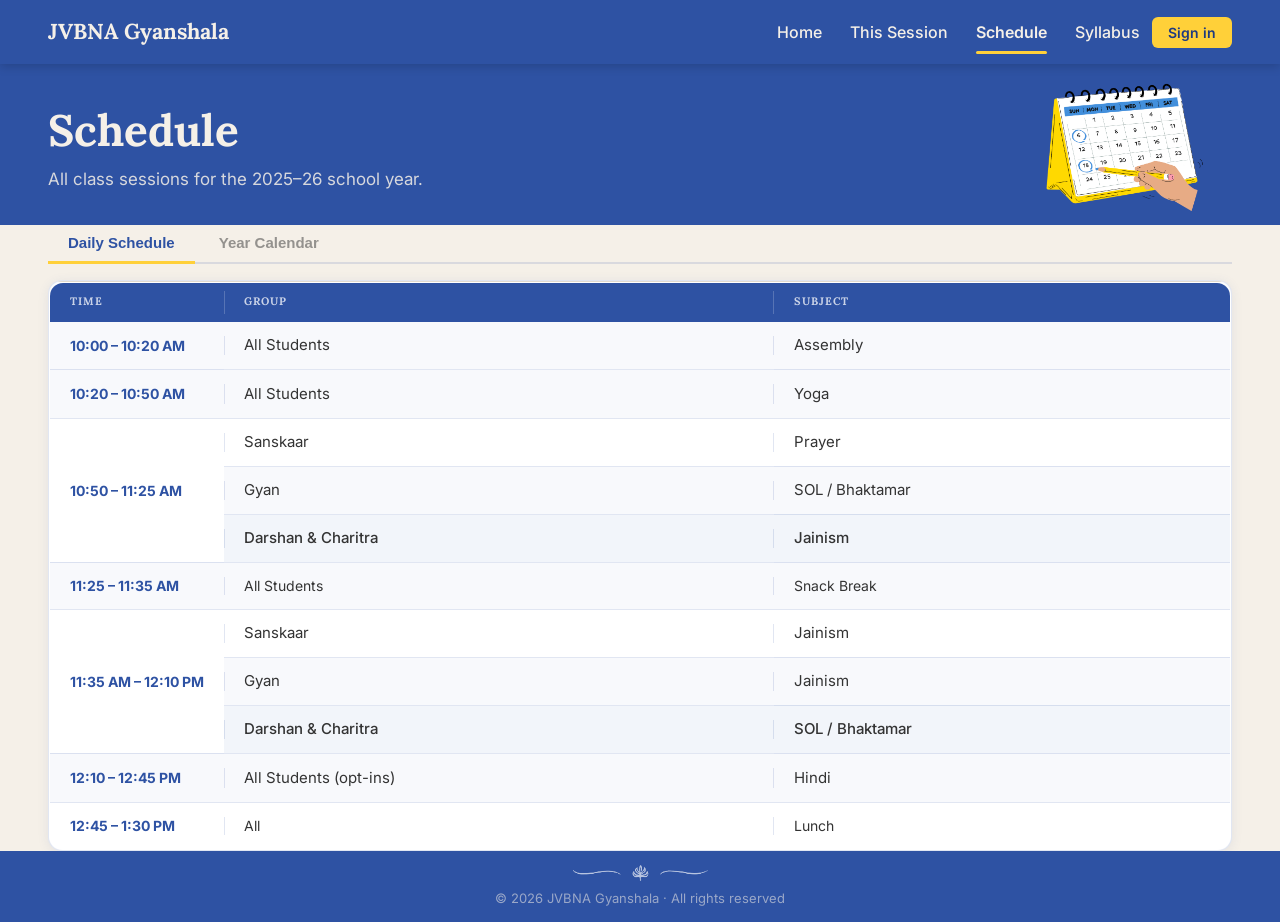
<file: schedule.html>
<!DOCTYPE html>
<html lang="en">
<head>
  <meta charset="UTF-8">
  <meta name="viewport" content="width=device-width, initial-scale=1.0">
  <title>Schedule — JVBNA Gyanshala</title>
  <meta name="description" content="Full year class schedule for JVBNA Gyanshala — all session dates, subjects, and exam days.">

  <link rel="preconnect" href="https://fonts.googleapis.com">
  <link rel="preconnect" href="https://fonts.gstatic.com" crossorigin>
  <link href="https://fonts.googleapis.com/css2?family=Inter:wght@400;500;600&family=Lora:ital,wght@0,400;0,600;0,700;1,400&display=swap" rel="stylesheet">

  <link rel="stylesheet" href="css/styles.css?v=52">
</head>
<body>

  <!-- ================================================================
       NAVIGATION
       ================================================================ -->
  <header class="site-header">
    <nav class="nav" aria-label="Main navigation">
      <div class="nav-brand">
        <a href="index.html">JVBNA Gyanshala</a>
      </div>
      <input type="checkbox" id="nav-toggle" class="nav-toggle" aria-hidden="true">
      <label for="nav-toggle" class="nav-toggle-label" aria-label="Toggle navigation menu">
        <span></span><span></span><span></span>
      </label>
      <ul class="nav-links" role="list">
        <li><a href="index.html">Home</a></li>
        <li><a href="this-week.html">This Session</a></li>
        <li><a href="schedule.html" class="active" aria-current="page">Schedule</a></li>
        <li><a href="exams.html">Syllabus</a></li>
      </ul>
    </nav>
  </header>

  <main id="main-content">

    <!-- ================================================================
         PAGE HEADER
         ================================================================ -->
    <div class="page-intro">
      <div class="container page-intro-inner">
        <div class="page-intro-text">
          <h1>Schedule</h1>
          <p>All class sessions for the 2025–26 school year.</p>
        </div>
        <div class="page-intro-illus" aria-hidden="true">
          <div class="illus-card">
            <img src="images/Schedule.png" alt="" width="200" height="200">
          </div>
        </div>
      </div>
    </div>

    <!-- ================================================================
         TAB BAR
         ================================================================ -->
    <div class="container">
      <div class="sched-tabs" role="tablist" aria-label="Schedule views">
        <button class="sched-tab sched-tab--active" role="tab" id="tab-daily"
                aria-controls="panel-daily" aria-selected="true">
          Daily Schedule
        </button>
        <button class="sched-tab" role="tab" id="tab-year"
                aria-controls="panel-year" aria-selected="false">
          Year Calendar
        </button>
      </div>
    </div>

    <!-- ================================================================
         TAB PANEL 1 — DAILY SCHEDULE
         ================================================================ -->
    <div class="container" id="panel-daily" role="tabpanel" aria-labelledby="tab-daily">
      <div class="daily-sched-card">
        <div class="schedule-strip-body">
          <table class="schedule-table" aria-label="Class timetable">
            <thead>
              <tr>
                <th class="st-time">Time</th>
                <th class="st-group">Group</th>
                <th class="st-subj">Subject</th>
              </tr>
            </thead>
            <tbody>
              <tr class="st-row--all">
                <td class="st-time"><div class="st-time-inner">10:00 – 10:20 AM</div></td>
                <td class="st-group">All Students</td>
                <td>Assembly</td>
              </tr>
              <tr class="st-row--all">
                <td class="st-time"><div class="st-time-inner">10:20 – 10:50 AM</div></td>
                <td class="st-group">All Students</td>
                <td>Yoga</td>
              </tr>
              <tr>
                <td class="st-time" rowspan="3"><div class="st-time-inner">10:50 – 11:25 AM</div></td>
                <td class="st-group">Sanskaar</td>
                <td>Prayer</td>
              </tr>
              <tr>
                <td class="st-group">Gyan</td>
                <td>SOL / Bhaktamar</td>
              </tr>
              <tr class="st-row--highlight">
                <td class="st-group">Darshan&nbsp;&amp;&nbsp;Charitra</td>
                <td>Jainism</td>
              </tr>
              <tr class="st-row--break">
                <td class="st-time"><div class="st-time-inner">11:25 – 11:35 AM</div></td>
                <td class="st-group">All Students</td>
                <td>Snack Break</td>
              </tr>
              <tr>
                <td class="st-time" rowspan="3"><div class="st-time-inner">11:35 AM – 12:10 PM</div></td>
                <td class="st-group">Sanskaar</td>
                <td>Jainism</td>
              </tr>
              <tr>
                <td class="st-group">Gyan</td>
                <td>Jainism</td>
              </tr>
              <tr class="st-row--highlight">
                <td class="st-group">Darshan&nbsp;&amp;&nbsp;Charitra</td>
                <td>SOL / Bhaktamar</td>
              </tr>
              <tr class="st-row--all">
                <td class="st-time"><div class="st-time-inner">12:10 – 12:45 PM</div></td>
                <td class="st-group">All Students (opt-ins)</td>
                <td>Hindi</td>
              </tr>
              <tr class="st-row--break">
                <td class="st-time"><div class="st-time-inner">12:45 – 1:30 PM</div></td>
                <td class="st-group">All</td>
                <td>Lunch</td>
              </tr>
            </tbody>
          </table>
        </div>
      </div>
    </div>

    <!-- ================================================================
         TAB PANEL 2 — YEAR CALENDAR
         ================================================================ -->
    <div class="container" id="panel-year" role="tabpanel" aria-labelledby="tab-year" hidden>

      <!-- Legend -->
      <div class="schedule-legend" aria-label="Subject legend">
        <span class="sched-tag sched-tag--jainism">Jainism</span>
        <span class="sched-tag sched-tag--hindi">Hindi</span>
        <span class="sched-tag sched-tag--sol">SOL</span>
        <span class="sched-tag sched-tag--yoga">Yoga</span>
      </div>

      <!-- Schedule list — populated by schedule.js -->
      <div id="schedule-root" aria-live="polite">
        <p class="schedule-loading">Loading schedule…</p>
      </div>

    </div><!-- /#panel-year -->

  </main>

  <!-- ================================================================
       FOOTER
       ================================================================ -->
  <footer class="site-footer" aria-label="Site footer">
    <div class="container footer-inner">
      <img src="images/footer.png" alt="JVBNA Gyanshala" class="footer-img">
      <p class="footer-copy">&copy; 2026 JVBNA Gyanshala &middot; All rights reserved</p>
    </div>
  </footer>

  <script src="js/schedule.js"></script>
  <script>
    /* Vertically centre time text in rowspan cells.
       CSS height:100% doesn't resolve on td children without an explicit
       height on the td, so we read the real offsetHeight and set it. */
    window.addEventListener('load', function () {
      document.querySelectorAll('.schedule-table td.st-time').forEach(function (td) {
        var inner = td.querySelector('.st-time-inner');
        if (!inner) return;
        inner.style.height = td.offsetHeight + 'px';
      });
    });
  </script>
  <script>
    (function () {
      var tabs   = document.querySelectorAll('.sched-tab');
      var panels = document.querySelectorAll('[role="tabpanel"]');

      tabs.forEach(function (tab) {
        tab.addEventListener('click', function () {
          /* Deactivate all */
          tabs.forEach(function (t) {
            t.classList.remove('sched-tab--active');
            t.setAttribute('aria-selected', 'false');
          });
          panels.forEach(function (p) { p.hidden = true; });

          /* Activate clicked tab */
          tab.classList.add('sched-tab--active');
          tab.setAttribute('aria-selected', 'true');
          document.getElementById(tab.getAttribute('aria-controls')).hidden = false;
        });
      });
    })();
  </script>
  <script src="js/auth-modal.js?v=16"></script>
</body>
</html>
</file>
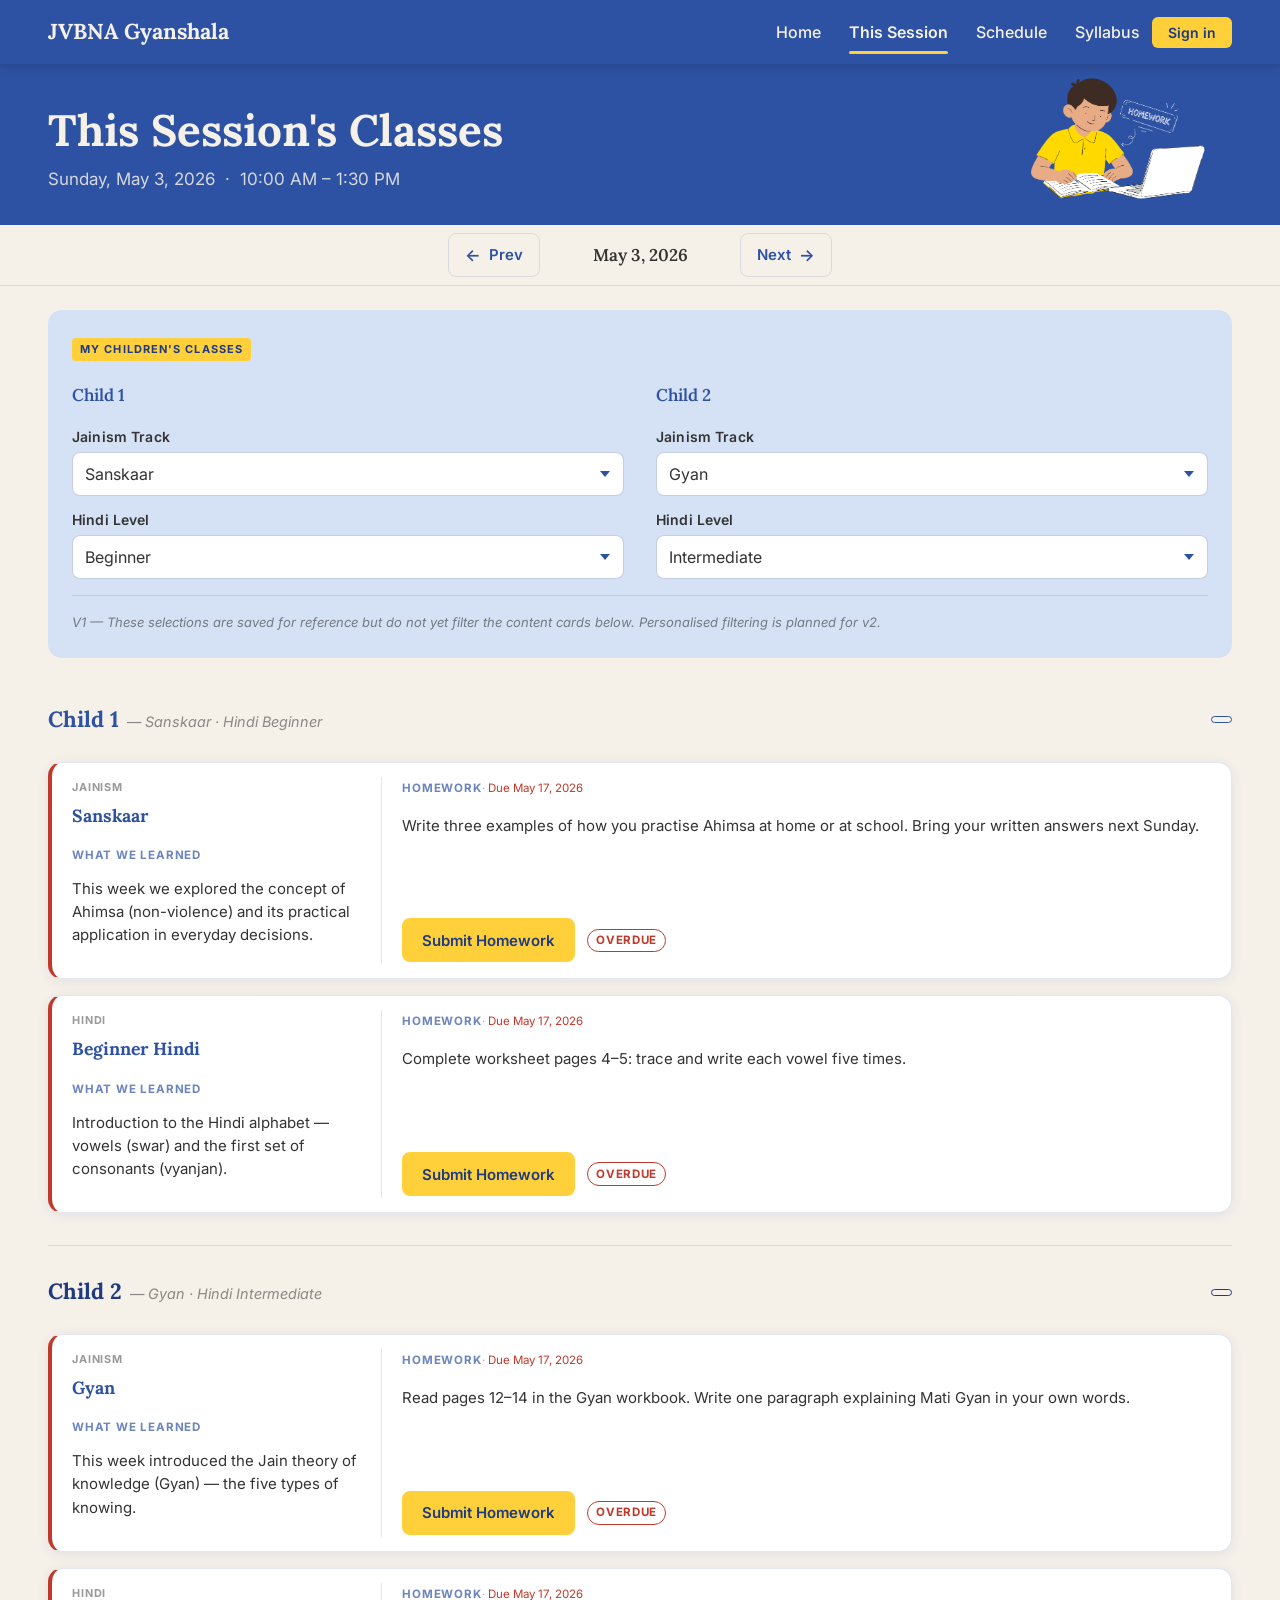
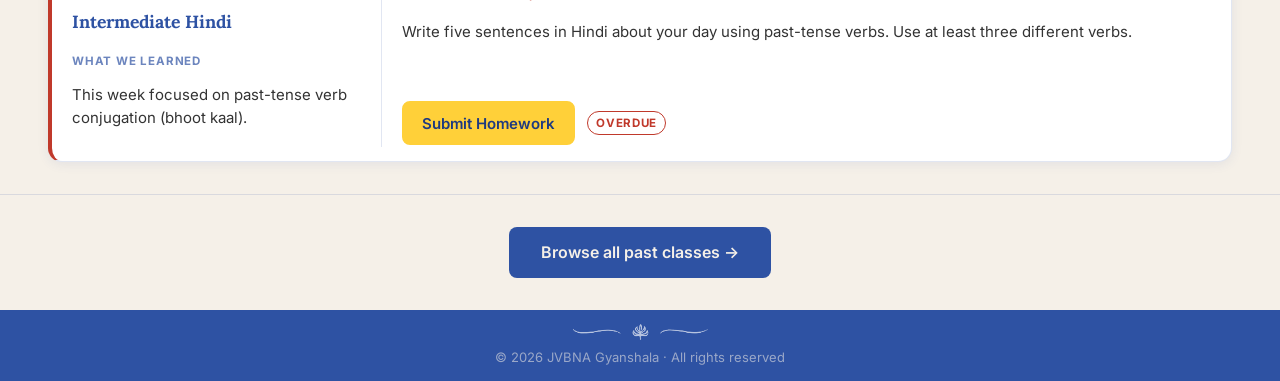
<file: this-week.html>
<!DOCTYPE html>
<html lang="en">
<head>
  <meta charset="UTF-8">
  <meta name="viewport" content="width=device-width, initial-scale=1.0">
  <title>This Session's Classes — JVBNA Gyanshala</title>
  <meta name="description" content="View this week's Jainism, Hindi, and SOL or Yoga class content, homework, and submission links for JVBNA Gyanshala students.">

  <link rel="preconnect" href="https://fonts.googleapis.com">
  <link rel="preconnect" href="https://fonts.gstatic.com" crossorigin>
  <link href="https://fonts.googleapis.com/css2?family=Inter:wght@400;500;600&family=Lora:ital,wght@0,400;0,600;0,700;1,400&display=swap" rel="stylesheet">

  <link rel="stylesheet" href="css/styles.css?v=52">
</head>
<body data-week="2026-05-03">

  <!-- ================================================================
       NAVIGATION
       ================================================================ -->
  <header class="site-header">
    <nav class="nav" aria-label="Main navigation">
      <div class="nav-brand">
        <a href="index.html">JVBNA Gyanshala</a>
      </div>
      <input type="checkbox" id="nav-toggle" class="nav-toggle" aria-hidden="true">
      <label for="nav-toggle" class="nav-toggle-label" aria-label="Toggle navigation menu">
        <span></span>
        <span></span>
        <span></span>
      </label>
      <ul class="nav-links" role="list">
        <li><a href="index.html">Home</a></li>
        <li><a href="this-week.html" class="active" aria-current="page">This Session</a></li>
        <li><a href="schedule.html">Schedule</a></li>
        <li><a href="exams.html">Syllabus</a></li>
      </ul>
    </nav>
  </header>

  <main id="main-content">

    <!-- ================================================================
         PAGE HEADER
         ================================================================ -->
    <div class="page-intro">
      <div class="container page-intro-inner">
        <div class="page-intro-text">
          <h1>This Session's Classes</h1>
          <p>Sunday, May 3, 2026 &nbsp;·&nbsp; <span class="page-intro-time">10:00 AM – 1:30 PM</span></p>
        </div>
        <div class="page-intro-illus" aria-hidden="true">
          <!-- ILLUSTRATION: homework.png -->
          <div class="illus-card">
            <img
              src="images/this-week.png"
              alt=""
              width="260"
              height="260"
            >
          </div>
        </div>
      </div>
    </div>

    <!-- ================================================================
         TOP WEEK NAVIGATION
         V1: buttons are visual only — week switching is v2.
         ================================================================ -->
    <nav class="week-nav" aria-label="Week navigation">
      <div class="container week-nav-inner">

        <!-- V1: no action; week-back navigation is v2 -->
        <button type="button" class="week-nav-btn week-nav-btn-prev" aria-label="Previous week (coming in v2)" title="Week navigation coming in v2">
          Prev
        </button>

        <div class="week-nav-center">
          <span class="week-nav-date-label">May 3, 2026</span>
        </div>

        <!-- V1: no action; week-forward navigation is v2 -->
        <button type="button" class="week-nav-btn week-nav-btn-next" aria-label="Next week (coming in v2)" title="Week navigation coming in v2">
          Next
        </button>

      </div>
    </nav>

    <div class="container">

      <!-- ================================================================
           MY CHILDREN'S CLASSES SELECTOR
           Background: #D6E8E2 (spec). Text #333333 on #D6E8E2 = 8.9:1 ✓.
           "MY CHILDREN'S CLASSES" uses saffron badge (not saffron text —
           saffron on #D6E8E2 is only 2.5:1, fails WCAG AA).
           V1: dropdowns are visible and selectable but do NOT filter content
           below — personalisation filtering is planned for v2.
           ================================================================ -->
      <div class="selector-card" aria-labelledby="selector-heading">

        <span class="label-accent" id="selector-heading">My Children's Classes</span>

        <div class="selector-grid">

          <!-- Child 1 -->
          <div class="selector-child">
            <p class="selector-child-label">Child 1</p>

            <div class="form-group">
              <label for="c1-jainism" class="form-label">Jainism Track</label>
              <div class="select-wrapper">
                <select id="c1-jainism" class="field-select" aria-describedby="selector-v1-note">
                  <option value="sanskaar" selected>Sanskaar</option>
                  <option value="gyan">Gyan</option>
                  <option value="darshan">Darshan</option>
                  <option value="charitra">Charitra</option>
                </select>
              </div>
            </div>

            <div class="form-group">
              <label for="c1-hindi" class="form-label">Hindi Level</label>
              <div class="select-wrapper">
                <select id="c1-hindi" class="field-select" aria-describedby="selector-v1-note">
                  <option value="beginner" selected>Beginner</option>
                  <option value="intermediate">Intermediate</option>
                  <option value="advanced">Advanced</option>
                </select>
              </div>
            </div>
          </div>

          <!-- Child 2 -->
          <div class="selector-child">
            <p class="selector-child-label">Child 2</p>

            <div class="form-group">
              <label for="c2-jainism" class="form-label">Jainism Track</label>
              <div class="select-wrapper">
                <select id="c2-jainism" class="field-select" aria-describedby="selector-v1-note">
                  <option value="sanskaar">Sanskaar</option>
                  <option value="gyan" selected>Gyan</option>
                  <option value="darshan">Darshan</option>
                  <option value="charitra">Charitra</option>
                </select>
              </div>
            </div>

            <div class="form-group">
              <label for="c2-hindi" class="form-label">Hindi Level</label>
              <div class="select-wrapper">
                <select id="c2-hindi" class="field-select" aria-describedby="selector-v1-note">
                  <option value="beginner">Beginner</option>
                  <option value="intermediate" selected>Intermediate</option>
                  <option value="advanced">Advanced</option>
                </select>
              </div>
            </div>
          </div>

        </div><!-- /.selector-grid -->

        <p class="selector-v1-note" id="selector-v1-note">
          V1 — These selections are saved for reference but do not yet filter
          the content cards below. Personalised filtering is planned for v2.
        </p>

      </div><!-- /.selector-card -->

      <div class="children-grid">

      <!-- ================================================================
           CHILD 1 CLASSES
           ================================================================ -->
      <section class="child-section" id="child-1" aria-labelledby="child-1-heading">
        <div id="homework"></div>

        <div class="child-section-header">
          <div class="child-section-header-text">
            <h2 class="child-section-title" id="child-1-heading">Child 1</h2>
            <span class="child-section-sub">Sanskaar &middot; Hindi Beginner</span>
          </div>
          <span class="child-hw-count" id="child-1-hw-count"></span>
        </div>

        <div class="child-cards">

          <!-- ── Jainism card ── -->
          <article class="class-card class-card--jainism" data-subject="Jainism" data-track="Sanskaar" aria-labelledby="c1-jain-heading">
            <div class="class-card-left">
              <span class="class-card-track">Jainism</span>
              <h3 class="class-card-subject" id="c1-jain-heading">Sanskaar</h3>
              <p class="class-card-section-label">What we learned</p>
              <p class="class-card-section-content js-topic">This week we explored the concept of Ahimsa (non-violence) and its practical application in everyday decisions.</p>
              <p class="class-card-parent-notes js-parent-notes" style="display:none"></p>
            </div>
            <div class="class-card-right">
              <div class="class-card-hw-header">
                <p class="class-card-hw-heading">Homework</p>
                <p class="class-card-due js-due-date">Due May 17, 2026</p>
              </div>
              <div class="js-homework-section">
                <p class="class-card-section-content js-homework">Write three examples of how you practise Ahimsa at home or at school. Bring your written answers next Sunday.</p>
              </div>
              <div class="class-card-footer">
                <a href="#" class="btn btn-hw-submit btn-sm" data-form-url="#">Submit Homework</a>
                <span class="badge badge-not-submitted" aria-label="Homework not yet submitted">Not submitted</span>
              </div>
            </div>
          </article>

          <!-- ── Hindi card ── -->
          <article class="class-card class-card--hindi" data-subject="Hindi" data-track="Beginner" aria-labelledby="c1-hindi-heading">
            <div class="class-card-left">
              <span class="class-card-track">Hindi</span>
              <h3 class="class-card-subject" id="c1-hindi-heading">Beginner Hindi</h3>
              <p class="class-card-section-label">What we learned</p>
              <p class="class-card-section-content js-topic">Introduction to the Hindi alphabet — vowels (swar) and the first set of consonants (vyanjan).</p>
              <p class="class-card-parent-notes js-parent-notes" style="display:none"></p>
            </div>
            <div class="class-card-right">
              <div class="class-card-hw-header">
                <p class="class-card-hw-heading">Homework</p>
                <p class="class-card-due js-due-date">Due May 17, 2026</p>
              </div>
              <div class="js-homework-section">
                <p class="class-card-section-content js-homework">Complete worksheet pages 4–5: trace and write each vowel five times.</p>
              </div>
              <div class="class-card-footer">
                <a href="#" class="btn btn-hw-submit btn-sm" data-form-url="#">Submit Homework</a>
                <span class="badge badge-not-submitted" aria-label="Homework not yet submitted">Not submitted</span>
              </div>
            </div>
          </article>

        </div><!-- /.child-cards -->
      </section>

      <!-- ================================================================
           CHILD 2 CLASSES
           ================================================================ -->
      <section class="child-section" id="child-2" aria-labelledby="child-2-heading">

        <div class="child-section-header">
          <div class="child-section-header-text">
            <h2 class="child-section-title" id="child-2-heading">Child 2</h2>
            <span class="child-section-sub">Gyan &middot; Hindi Intermediate</span>
          </div>
          <span class="child-hw-count" id="child-2-hw-count"></span>
        </div>

        <div class="child-cards">

          <!-- ── Jainism card ── -->
          <article class="class-card class-card--jainism" data-subject="Jainism" data-track="Gyan" aria-labelledby="c2-jain-heading">
            <div class="class-card-left">
              <span class="class-card-track">Jainism</span>
              <h3 class="class-card-subject" id="c2-jain-heading">Gyan</h3>
              <p class="class-card-section-label">What we learned</p>
              <p class="class-card-section-content js-topic">This week introduced the Jain theory of knowledge (Gyan) — the five types of knowing.</p>
              <p class="class-card-parent-notes js-parent-notes" style="display:none"></p>
            </div>
            <div class="class-card-right">
              <div class="class-card-hw-header">
                <p class="class-card-hw-heading">Homework</p>
                <p class="class-card-due js-due-date">Due May 17, 2026</p>
              </div>
              <div class="js-homework-section">
                <p class="class-card-section-content js-homework">Read pages 12–14 in the Gyan workbook. Write one paragraph explaining Mati Gyan in your own words.</p>
              </div>
              <div class="class-card-footer">
                <a href="#" class="btn btn-hw-submit btn-sm" data-form-url="#">Submit Homework</a>
                <span class="badge badge-not-submitted" aria-label="Homework not yet submitted">Not submitted</span>
              </div>
            </div>
          </article>

          <!-- ── Hindi card ── -->
          <article class="class-card class-card--hindi" data-subject="Hindi" data-track="Intermediate" aria-labelledby="c2-hindi-heading">
            <div class="class-card-left">
              <span class="class-card-track">Hindi</span>
              <h3 class="class-card-subject" id="c2-hindi-heading">Intermediate Hindi</h3>
              <p class="class-card-section-label">What we learned</p>
              <p class="class-card-section-content js-topic">This week focused on past-tense verb conjugation (bhoot kaal).</p>
              <p class="class-card-parent-notes js-parent-notes" style="display:none"></p>
            </div>
            <div class="class-card-right">
              <div class="class-card-hw-header">
                <p class="class-card-hw-heading">Homework</p>
                <p class="class-card-due js-due-date">Due May 17, 2026</p>
              </div>
              <div class="js-homework-section">
                <p class="class-card-section-content js-homework">Write five sentences in Hindi about your day using past-tense verbs. Use at least three different verbs.</p>
              </div>
              <div class="class-card-footer">
                <a href="#" class="btn btn-hw-submit btn-sm" data-form-url="#">Submit Homework</a>
                <span class="badge badge-not-submitted" aria-label="Homework not yet submitted">Not submitted</span>
              </div>
            </div>
          </article>

        </div><!-- /.child-cards -->
      </section>

      </div><!-- /.children-grid -->

    </div><!-- /.container -->

    <!-- ================================================================
         BOTTOM WEEK NAVIGATION (mirrors top nav)
         ================================================================ -->
    <nav class="week-nav week-nav-bottom" aria-label="Week navigation (bottom)">
      <div class="container week-nav-inner">
        <button type="button" class="week-nav-btn week-nav-btn-prev" aria-label="Previous week (coming in v2)" title="Week navigation coming in v2">
          Prev
        </button>
        <div class="week-nav-center">
          <span class="week-nav-date-label">May 3, 2026</span>
        </div>
        <button type="button" class="week-nav-btn week-nav-btn-next" aria-label="Next week (coming in v2)" title="Week navigation coming in v2">
          Next
        </button>
      </div>
    </nav>

  </main>

  <!-- Browse past classes link -->
  <div class="past-classes-route">
    <div class="container">
      <a href="past-classes.html" class="past-classes-route-link">Browse all past classes →</a>
    </div>
  </div>

  <!-- ================================================================
       FOOTER
       ================================================================ -->
  <footer class="site-footer" aria-label="Site footer">
    <div class="container footer-inner">
      <img src="images/footer.png" alt="JVBNA Gyanshala" class="footer-img">
      <p class="footer-copy">&copy; 2026 JVBNA Gyanshala &middot; All rights reserved</p>
    </div>
  </footer>

  <!-- ================================================================
       V1 SOL / YOGA TOGGLE
       Flip thisWeekIsSOL manually each week.
       true  → SOL week  (each Jainism-track card shows "[Track] SOL")
       false → Yoga week (all SOL cards show "Yoga" instead)

       Dynamic date-based toggling is planned for v2.
       ================================================================ -->
  <script src="js/sol-yoga.js?v=2"></script>
  <script src="js/child-nav.js"></script>
  <script src="js/data.js"></script>
  <script src="js/hw-submit.js?v=7"></script>
  <script src="js/overdue.js?v=2"></script>
  <script src="js/auth-modal.js?v=16"></script>
</body>
</html>
</file>
<file: css/styles.css>
/*
 * JVBNA Gyanshala — Main Stylesheet
 * Mobile-first, no framework, no JS dependencies
 *
 * ─── WCAG AA Contrast Audit ───────────────────────────────────────────────────
 * #F5F0E8 on #2E52A3  → ~6.3:1  ✓  passes AA  (primary blue nav/hero)
 * #F5F0E8 on #1E3A80  → ~9.2:1  ✓  passes AA  (banner deep navy)
 * #333333 on #F5F0E8  → ~11.7:1 ✓  passes AA
 * #1E3A80 on #FFD039  →  7.0:1  ✓  passes AA  (deep navy text on illustration yellow)
 * #FFD039 as text on #F5F0E8 → 1.3:1 ✗ — yellow is accent/bg only, never body text
 * #333333 on #D5E2F5  → ~9.4:1  ✓  passes AA  (selector card light blue)
 *
 * Illustration blue (#4B73C8) is the vivid book/backpack blue from the
 * supplied artwork. It is only ~3.7:1 on #F5F0E8, so it is used for
 * decorative borders and badges, never as a background for body text.
 * ──────────────────────────────────────────────────────────────────────────────
 */

/* ============================================================
   1. DESIGN TOKENS
   ============================================================ */
:root {
  /* Brand colours — blue palette derived from illustration artwork */
  --color-primary:        #2E52A3; /* deep blue nav/hero — 6.3:1 on #F5F0E8 ✓ */
  --color-primary-vivid:  #4B73C8; /* illustration book/backpack blue, decorative only */
  --color-accent:         #FFD039; /* illustration yellow — sampled from artwork shirts/logo */
  --color-bg:             #F5F0E8; /* warm off-white — unchanged */
  --color-secondary:      #7A9DC8; /* muted blue, replaces muted teal */
  --color-text:           #333333;

  /* Derived / accessibility-safe variants */
  --color-text-on-dark:   #F5F0E8; /* on primary bg — 6.3:1 ✓ */
  --color-text-on-accent: #1E3A80; /* deep navy on yellow — 7.0:1 ✓ */
  --color-banner:         #1E3A80; /* deep navy — #F5F0E8 on this = 9.2:1 ✓ */
  --color-card-bg:        #FFFFFF; /* card surfaces — "never white" rule is page bg */
  --color-border:         rgba(46, 82, 163, 0.14);
  --color-primary-muted:  rgba(46, 82, 163, 0.08);

  /* Typography */
  --font-heading: 'Lora', Georgia, 'Times New Roman', serif;
  --font-body:    'Inter', system-ui, -apple-system, sans-serif;

  /* Spacing scale (base 4px) */
  --sp-1:  0.25rem;   /*  4px */
  --sp-2:  0.5rem;    /*  8px */
  --sp-3:  0.75rem;   /* 12px */
  --sp-4:  1rem;      /* 16px */
  --sp-5:  1.25rem;   /* 20px */
  --sp-6:  1.5rem;    /* 24px */
  --sp-8:  2rem;      /* 32px */
  --sp-10: 2.5rem;    /* 40px */
  --sp-12: 3rem;      /* 48px */
  --sp-16: 4rem;      /* 64px */
  --sp-20: 5rem;      /* 80px */

  /* Radii */
  --r-sm: 4px;
  --r-md: 8px;
  --r-lg: 14px;
  --r-xl: 20px;

  /* Shadows */
  --shadow-card:       0 2px 12px rgba(46, 82, 163, 0.09);
  --shadow-card-hover: 0 6px 24px rgba(46, 82, 163, 0.16);
  --shadow-nav:        0 2px 10px rgba(0, 0, 0, 0.18);

  /* Layout */
  --nav-height:      64px;
  --container-max:   1280px;
  --container-pad:   var(--sp-4);

  /* Transitions */
  --ease: 0.18s ease;
}

/* ============================================================
   2. RESET & BASE
   ============================================================ */
*, *::before, *::after {
  box-sizing: border-box;
  margin: 0;
  padding: 0;
}

/* Ensure [hidden] always works even inside flex/grid containers */
[hidden] { display: none !important; }

html {
  font-size: 16px;
  -webkit-text-size-adjust: 100%;
  scroll-behavior: smooth;
}

body {
  font-family: var(--font-body);
  font-size: 1rem;
  line-height: 1.65;
  color: var(--color-text);
  background-color: var(--color-bg);
  min-height: 100dvh;
  display: flex;
  flex-direction: column;
  align-items: stretch;
  width: 100%;
}

body.modal-open {
  overflow: hidden;
  position: fixed;
  width: 100%;
}

#main-content {
  flex: 1;
  width: 100%;
  min-width: 0;
}

img, svg {
  display: block;
  max-width: 100%;
  height: auto;
}

ul, ol { list-style: none; }

a { color: inherit; text-decoration: none; }

p { margin-bottom: var(--sp-4); }
p:last-child { margin-bottom: 0; }

/* ============================================================
   3. TYPOGRAPHY
   ============================================================ */
h1, h2, h3, h4, h5, h6 {
  font-family: var(--font-heading);
  line-height: 1.2;
  color: var(--color-text);
}

/* ============================================================
   4. LAYOUT
   ============================================================ */
.container {
  width: 100%;
  max-width: var(--container-max);
  margin-inline: auto;
  padding-inline: var(--container-pad);
}

/* ============================================================
   5. FOCUS STYLES
   ============================================================ */
:focus-visible {
  outline: 3px solid var(--color-accent);
  outline-offset: 3px;
  border-radius: var(--r-sm);
}

/* Remove outline for mouse users */
:focus:not(:focus-visible) { outline: none; }

/* ============================================================
   6. BUTTONS
   ============================================================ */
.btn {
  display: inline-flex;
  align-items: center;
  justify-content: center;
  gap: var(--sp-2);
  padding: 0.8125rem 1.625rem; /* 13px 26px */
  font-family: var(--font-body);
  font-size: 1rem;
  font-weight: 600;
  line-height: 1;
  border-radius: var(--r-md);
  border: 2px solid transparent;
  cursor: pointer;
  text-decoration: none;
  white-space: nowrap;
  transition:
    opacity   var(--ease),
    transform var(--ease),
    box-shadow var(--ease);
  /* WCAG minimum touch target */
  min-height: 44px;
  min-width:  44px;
}

.btn:hover {
  opacity: 0.88;
  transform: translateY(-1px);
  box-shadow: 0 4px 12px rgba(0, 0, 0, 0.14);
}

.btn:active { transform: translateY(0); }

/* Saffron — use dark text (6.1:1 contrast) */
.btn-accent {
  background-color: var(--color-accent);
  color: var(--color-text-on-accent);
  border-color: var(--color-accent);
}

/* Primary green */
.btn-primary {
  background-color: var(--color-primary);
  color: var(--color-text-on-dark);
  border-color: var(--color-primary);
}

/* Outlined */
.btn-outline {
  background-color: transparent;
  color: var(--color-primary);
  border-color: var(--color-primary);
}

.btn-outline:hover {
  background-color: var(--color-primary-muted);
}

/* ============================================================
   7. NAVIGATION
   ============================================================ */
.site-header {
  position: sticky;
  top: 0;
  z-index: 200;
  background-color: var(--color-primary);
  height: var(--nav-height);
  box-shadow: var(--shadow-nav);
}

.nav {
  display: flex;
  align-items: center;
  height: 100%;
  padding-inline: var(--container-pad);
  max-width: var(--container-max);
  margin-inline: auto;
  position: relative; /* contains absolute mobile menu */
}

/* Brand */
.nav-brand {
  flex: 1;
  min-width: 0;
}

.nav-brand a {
  font-family: var(--font-heading);
  font-size: 1.35rem;
  font-weight: 700;
  color: var(--color-text-on-dark);
  white-space: nowrap;
  overflow: hidden;
  text-overflow: ellipsis;
  display: block;
}

/* ── Hamburger toggle (CSS-only, mobile) ── */
.nav-toggle {
  /* Visually hidden but NOT display:none — :checked still triggers CSS siblings */
  position: absolute;
  opacity: 0;
  width: 1px;
  height: 1px;
  pointer-events: none;
}

.nav-toggle-label {
  /* 44×44 tap target */
  display: flex;
  flex-direction: column;
  justify-content: center;
  gap: 5px;
  width: 44px;
  height: 44px;
  padding: 10px;
  cursor: pointer;
  border-radius: var(--r-sm);
  flex-shrink: 0;
  transition: background-color var(--ease);
}

.nav-toggle-label:hover {
  background-color: rgba(245, 240, 232, 0.1);
}

.nav-toggle-label span {
  display: block;
  width: 22px;
  height: 2px;
  background-color: var(--color-text-on-dark);
  border-radius: 2px;
  transition: transform 0.22s ease, opacity 0.18s ease;
  transform-origin: center;
}

/* Animate hamburger → × */
.nav-toggle:checked ~ .nav-toggle-label span:nth-child(1) {
  transform: translateY(7px) rotate(45deg);
}
.nav-toggle:checked ~ .nav-toggle-label span:nth-child(2) {
  opacity: 0;
  transform: scaleX(0.2);
}
.nav-toggle:checked ~ .nav-toggle-label span:nth-child(3) {
  transform: translateY(-7px) rotate(-45deg);
}

/* ── Mobile nav links (hidden by default) ── */
.nav-links {
  display: none;
  position: absolute;
  top: 100%;
  left: 0;
  right: 0;
  background-color: var(--color-primary);
  flex-direction: column;
  padding: var(--sp-3) var(--sp-4) var(--sp-4);
  gap: var(--sp-1);
  border-top: 1px solid rgba(245, 240, 232, 0.18);
  box-shadow: 0 6px 16px rgba(0, 0, 0, 0.18);
  z-index: 10;
}

.nav-toggle:checked ~ .nav-links {
  display: flex;
}

.nav-links li a {
  color: var(--color-text-on-dark);
  font-size: 1rem;
  font-weight: 500;
  padding: var(--sp-3) var(--sp-4);
  display: flex;
  align-items: center;
  min-height: 44px;
  border-radius: var(--r-sm);
  position: relative;
  transition: background-color var(--ease);
}

.nav-links li a:hover {
  background-color: rgba(245, 240, 232, 0.1);
}

.nav-links li a.active {
  font-weight: 600;
}

.nav-links li a.active::after {
  content: '';
  position: absolute;
  inset-inline: var(--sp-4);
  bottom: 8px;
  height: 2px;
  background-color: var(--color-accent);
  border-radius: 2px;
}

/* ── Auth nav button ── */
.auth-nav-btn {
  display: inline-flex;
  align-items: center;
  justify-content: center;
  font-family: inherit;
  font-weight: 600;
  border: none;
  cursor: pointer;
  flex-shrink: 0;
  transition: opacity 0.15s;
  background: var(--color-accent);
  color: var(--color-text-on-accent);
}

/* Mobile: compact circular icon */
.auth-nav-btn {
  width: 36px;
  height: 36px;
  border-radius: 50%;
  padding: 0;
  margin-left: var(--sp-3);
  font-size: 0.9rem;
}
.auth-nav-text { display: none; }
.auth-nav-icon {
  display: flex;
  align-items: center;
  justify-content: center;
  line-height: 1;
}

.auth-nav-btn:hover { opacity: 0.85; }

/* ── Desktop nav ── */
@media (min-width: 768px) {
  .nav-toggle-label {
    display: none;
  }

  /* Override the mobile hide */
  .nav-links {
    display: flex !important;
    position: static;
    flex-direction: row;
    align-items: center;
    padding: 0;
    gap: var(--sp-1);
    background: transparent;
    border-top: none;
    box-shadow: none;
  }

  .nav-links li a {
    padding-inline: var(--sp-3);
  }

  .nav-links li a.active::after {
    inset-inline: var(--sp-3);
    bottom: 3px;
    height: 3px;
  }

  /* Desktop: pill button with text */
  .auth-nav-btn {
    width: auto;
    height: auto;
    border-radius: 6px;
    padding: 7px 18px;
    margin-left: var(--sp-6);
    font-size: 0.875rem;
  }
  .auth-nav-text { display: inline; }
  .auth-nav-icon { display: none; }
}

/* ============================================================
   8. SCREEN READER UTILITY
   ============================================================ */
.sr-only {
  position: absolute;
  width: 1px;
  height: 1px;
  overflow: hidden;
  clip: rect(0 0 0 0);
  white-space: nowrap;
}

/* ============================================================
   9. ILLUSTRATION PLACEHOLDERS
   ============================================================ */
.illus-placeholder {
  background-color: var(--color-primary-muted);
  border: 2px dashed rgba(46, 82, 163, 0.25);
  border-radius: var(--r-lg);
  display: flex;
  flex-direction: column;
  align-items: center;
  justify-content: center;
  gap: var(--sp-2);
  color: rgba(46, 82, 163, 0.45);
  font-size: 0.8125rem;
  font-style: italic;
  text-align: center;
  padding: var(--sp-4);
}

.illus-placeholder--on-dark {
  background-color: rgba(245, 240, 232, 0.08);
  border-color: rgba(245, 240, 232, 0.2);
  color: rgba(245, 240, 232, 0.4);
}

/* Simple book icon drawn in CSS for placeholders */
.illus-placeholder::before {
  content: '';
  display: block;
  width: 32px;
  height: 40px;
  border: 2px solid currentColor;
  border-radius: 2px 4px 4px 2px;
  position: relative;
}

/* ============================================================
   10. LABEL / BADGE COMPONENTS
   ============================================================ */
.label-accent {
  display: inline-block;
  background-color: var(--color-accent);
  color: var(--color-text-on-accent);
  font-family: var(--font-body);
  font-size: 0.6875rem;  /* 11px — large enough to be readable */
  font-weight: 700;
  letter-spacing: 0.1em;
  text-transform: uppercase;
  padding: var(--sp-1) var(--sp-2);
  border-radius: var(--r-sm);
  line-height: 1.4;
}

/* ============================================================
   11. HERO SECTION
   ============================================================ */
.hero {
  background-color: var(--color-primary);
  padding-top: 2.5rem;
  padding-bottom: 2rem;
  overflow: hidden;
}

@media (max-width: 767px) {
  .hero-illustration {
    padding-bottom: var(--sp-8);
  }
}

.hero-inner {
  display: flex;
  flex-direction: column;
  gap: 1.35rem;             /* var(--sp-6) × 0.9 */
}

.hero-text {
  flex: 1 1 auto;
  padding-bottom: 2.25rem;  /* var(--sp-10) × 0.9 */
}

.hero-title {
  font-family: var(--font-heading);
  font-size: 2rem;
  font-weight: 700;
  color: var(--color-text-on-dark);
  line-height: 1.2;
  margin-bottom: var(--sp-2);
  white-space: normal;
}

.hero-tagline {
  font-size: 1.0625rem;
  color: var(--color-text-on-dark);
  opacity: 0.88;
  margin-bottom: var(--sp-6);
  max-width: 38ch;
  line-height: 1.5;
}

.hero-illustration {
  width: 100%;
  flex-shrink: 0;
  align-self: flex-end;
}


/* Desktop hero */
@media (min-width: 768px) {
  .hero {
    padding-top: 2.5rem;
  }

  .hero-inner {
    flex-direction: row;
    align-items: flex-end;
    justify-content: flex-start;
    gap: 0;
  }

  .hero-text {
    padding-bottom: 2.7rem; /* var(--sp-12) × 0.9 */
    flex: 0 0 auto;
    max-width: 432px;       /* 480px × 0.9 */
  }

  .hero-illustration {
    flex: 1 1 auto;
    max-width: 504px;       /* 560px × 0.9 */
    margin-left: auto;
  }

  .hero-title {
    font-size: 2.5rem;
  }
}

@media (min-width: 1024px) {
  .hero-title        { font-size: 2.75rem; }
  .hero-text         { max-width: 468px; }
  .hero-illustration { max-width: 612px; }
  .summary-card .btn { transform: translateY(115px); }
}

/* ============================================================
   12. THIS WEEK SUMMARY CARD
   ============================================================ */
.section-summary {
  padding-block: var(--sp-2) 0;
}

.summary-card {
  padding: var(--sp-6) 0 var(--sp-2);
}

.summary-card .btn {
  display: block;
  width: fit-content;
  margin-top: var(--sp-4);
  margin-inline: auto;
}

.summary-card .label-accent {
  margin-bottom: var(--sp-3);
}

.summary-label {
  display: block;
  font-size: 0.75rem;
  font-weight: 700;
  text-transform: uppercase;
  letter-spacing: 0.1em;
  color: var(--color-primary);
  margin-bottom: var(--sp-2);
}

.summary-date {
  font-family: var(--font-heading);
  font-size: 1.75rem;
  font-weight: 700;
  color: var(--color-text);
  margin-bottom: var(--sp-1);
}

.summary-time {
  font-size: 1rem;
  font-weight: 500;
  color: var(--color-primary);
  margin-bottom: var(--sp-4);
}

.summary-text {
  font-size: 1rem;
  color: var(--color-text);
  margin-bottom: var(--sp-5);
  max-width: 70ch;
}

@media (min-width: 768px) {
  .summary-card {
    padding: var(--sp-2) 0 var(--sp-8);
    display: grid;
    grid-template-columns: 1fr auto;
    grid-template-rows: auto auto auto;
    column-gap: var(--sp-8);
    align-items: center;
  }

  .summary-card .label-accent {
    grid-column: 1;
    justify-self: start;
    align-self: end;
  }

  .summary-date {
    grid-column: 1;
  }

  .summary-text {
    grid-column: 1;
    margin-bottom: 0;
  }

  .summary-card .btn {
    grid-column: 2;
    grid-row: 1 / -1;
    align-self: end;
    white-space: nowrap;
    transform: translateY(60px);
  }

  #summary-chips {
    grid-column: 1;
    margin-top: var(--sp-4);
  }
}

.summary-chips {
  display: flex;
  flex-wrap: wrap;
  gap: var(--sp-2);
  margin-bottom: var(--sp-4);
}

.summary-chip {
  display: inline-flex;
  align-items: center;
  gap: 6px;
  font-size: 0.8rem;
  font-weight: 500;
  border-radius: 8px;
  padding: 6px 12px;
  text-decoration: none;
  white-space: nowrap;
}

.summary-chip--upcoming {
  background: rgba(46, 82, 163, 0.08);
  color: var(--color-primary);
}

.summary-chip--overdue {
  background: #fee2e2;
  color: #991b1b;
  font-weight: 600;
}

.summary-chip--fall {
  background: rgba(255, 208, 57, 0.35);
  color: #7A5200;
  font-weight: 700;
}

@media (min-width: 768px) {
  #summary-chips {
    grid-column: 1;
  }
}

/* ============================================================
   13. QUICK LINKS
   ============================================================ */
.quick-links {
  padding-block: var(--sp-3) 0;
}

.quick-links::before {
  content: '';
  display: block;
  width: calc(100% - var(--sp-10) * 2);
  margin: 0 auto var(--sp-6);
  border-top: 1px solid var(--color-border);
}

.quick-links-heading {
  font-family: var(--font-heading);
  font-size: 1.375rem;
  font-weight: 600;
  color: var(--color-primary);
  margin-bottom: var(--sp-5);
}

.quick-links-grid {
  display: grid;
  grid-template-columns: repeat(3, 1fr);
  gap: var(--sp-4);
}

/* ── Illustration tile ─────────────────────────────────────── */
.quick-tile {
  display: flex;
  flex-direction: row;
  align-items: center;
  gap: var(--sp-4);
  padding: var(--sp-2) var(--sp-4) var(--sp-2) 0;
  border-right: 1px solid var(--color-border);
}

.quick-tile:last-child {
  border-right: none;
  padding-right: 0;
}

.quick-tile-img {
  width: 110px;
  height: 110px;
  object-fit: contain;
  flex-shrink: 0;
  transition: transform var(--ease);
}

.quick-tile:hover .quick-tile-img {
  transform: translateY(-4px);
}

.quick-tile-body {
  display: flex;
  flex-direction: column;
  gap: var(--sp-1);
  flex: 1;
  min-width: 0;
}

.quick-tile-label {
  font-family: var(--font-heading);
  font-size: 1.125rem;
  font-weight: 600;
  color: var(--color-primary);
  margin: 0;
}

.quick-tile-desc {
  font-size: 0.875rem;
  color: rgba(51, 51, 51, 0.8);
  margin: 0;
  line-height: 1.4;
}

.quick-tile-link {
  font-size: 0.9rem;
  font-weight: 600;
  color: var(--color-primary);
  text-decoration: none;
  margin-top: var(--sp-1);
}

.quick-tile-link:hover {
  text-decoration: underline;
}

@media (max-width: 600px) {
  .quick-links-grid {
    grid-template-columns: 1fr;
  }
  .quick-tile {
    border-right: none;
    border-bottom: 1px solid var(--color-border);
    padding: var(--sp-3) 0;
  }
  .quick-tile:last-child {
    border-bottom: none;
  }
  .quick-tile-img {
    width: 80px;
    height: 80px;
  }
}

/* ============================================================
   14. ANNOUNCEMENTS BANNER
   ============================================================ */
.announcements {
  /*
   * Background: --color-banner (#1E3A80 deep navy).
   * #F5F0E8 on #1E3A80 achieves 9.2:1 — well above WCAG AA.
   */
  background-color: var(--color-banner);
  padding-block: var(--sp-5);
}

.announcement-inner {
  display: flex;
  align-items: flex-start;
  gap: var(--sp-3);
}

.announcement-icon {
  font-size: 1.125rem;
  flex-shrink: 0;
  margin-top: 1px; /* optical alignment with text cap-height */
}

.announcement-text {
  color: var(--color-text-on-dark);
  font-size: 1rem;
  line-height: 1.6;
  margin-bottom: 0;
}

.announcement-link {
  color: var(--color-text-on-dark);
  text-decoration: underline;
  text-underline-offset: 2px;
  font-weight: 600;
  transition: opacity var(--ease);
}

.announcement-link:hover {
  opacity: 0.8;
}

/* ============================================================
   15. FOOTER
   ============================================================ */
.past-classes-route {
  padding-block: var(--sp-8);
  text-align: center;
  border-top: 1px solid var(--color-border);
}

.past-classes-route-link {
  display: inline-block;
  padding: 0.75rem 2rem;
  font-size: 1rem;
  font-weight: 600;
  color: var(--color-text-on-dark);
  background: var(--color-primary);
  border-radius: 8px;
  text-decoration: none;
  transition: background var(--ease), transform var(--ease);
}

.past-classes-route-link:hover {
  background: var(--color-banner);
  transform: translateY(-1px);
}

.site-footer {
  background-color: var(--color-primary);
  color: var(--color-text-on-dark);
  padding-block: var(--sp-3);
}

.footer-inner {
  display: flex;
  flex-direction: column;
  align-items: center;
  gap: var(--sp-1);
  text-align: center;
}

@media (min-width: 768px) {
  .footer-inner {
    flex-direction: column;
    justify-content: center;
  }
}

.footer-nav {
  display: flex;
  flex-wrap: wrap;
  justify-content: center;
  gap: var(--sp-2) var(--sp-5);
}

.footer-nav a {
  font-size: 0.9375rem;
  color: var(--color-text-on-dark);
  opacity: 0.82;
  min-height: 44px;
  display: inline-flex;
  align-items: center;
  padding-inline: var(--sp-1);
  border-radius: var(--r-sm);
  transition: opacity var(--ease);
}

.footer-nav a:hover {
  opacity: 1;
  text-decoration: underline;
  text-underline-offset: 2px;
}

.footer-img {
  display: block;
  margin-inline: auto;
  width: min(140px, 30%);
  height: auto;
  opacity: 0.85;
}

.footer-copy {
  font-size: 0.8125rem;
  opacity: 0.54;
  margin-bottom: 0;
}

/* ============================================================
   16. RESPONSIVE CONTAINER PADDING
   ============================================================ */
@media (min-width: 640px) {
  :root { --container-pad: var(--sp-8); }
}

@media (min-width: 1024px) {
  :root { --container-pad: var(--sp-12); }
}

/* ============================================================
   17. PAGE-LEVEL SECTION SPACING RHYTHM
   ============================================================ */
main > section + section {
  /* Keep vertical rhythm consistent across sections */
}

/* ── Divider between sections ── */
.section-divider {
  border: none;
  border-top: 1px solid var(--color-border);
  margin: 0 var(--container-pad);
}

/* ============================================================
   18. PAGE INTRO HEADER (shared across inner pages)
   ============================================================ */
.page-intro {
  background-color: var(--color-primary);
  padding-block: var(--sp-10) var(--sp-8);
  color: var(--color-text-on-dark);
  position: relative;
}

.page-intro-inner {
  display: flex;
  align-items: center;
  justify-content: space-between;
  gap: var(--sp-8);
}

.page-intro-text { flex: 1; }
.page-intro-time { font-size: 1em; }

.page-intro h1 {
  font-family: var(--font-heading);
  font-size: 2.25rem;
  font-weight: 700;
  color: var(--color-text-on-dark);
  margin-bottom: var(--sp-2);
}

.page-intro p {
  font-size: 1.0625rem;
  opacity: 0.85;
  margin-bottom: 0;
}

.page-intro-illus {
  display: none; /* hidden on mobile */
  position: absolute;
  right: max(2rem, calc((100vw - 1200px) / 2 + 2rem));
  top: 8px;
  bottom: 8px;
  width: auto;
}

.page-intro-illus .illus-card {
  width: auto;
  height: 100%;
}

.page-intro-illus .illus-card img {
  width: auto;
  height: 100%;
  object-fit: contain;
}

@media (min-width: 600px) {
  .page-intro-illus { display: flex; }
}

@media (min-width: 768px) {
  .page-intro h1 { font-size: 2.75rem; }
}

/* ============================================================
   19. WEEK NAVIGATION BAR (this-week.html)
   ============================================================ */
.week-nav {
  background-color: var(--color-bg);
  border-bottom: 1px solid var(--color-border);
  padding-block: var(--sp-3);
  position: sticky;
  top: var(--nav-height);
  z-index: 100;
}

.week-nav-inner {
  display: flex;
  align-items: center;
  justify-content: space-between;
  gap: var(--sp-3);
}

/* Prev / Next buttons — v1: visual only, week switching is v2 */
.week-nav-btn {
  display: inline-flex;
  align-items: center;
  gap: var(--sp-2);
  padding: var(--sp-2) var(--sp-4);
  font-family: var(--font-body);
  font-size: 0.9375rem;
  font-weight: 600;
  color: var(--color-primary);
  background: transparent;
  border: 1.5px solid var(--color-border);
  border-radius: var(--r-md);
  cursor: pointer;
  min-height: 44px;
  min-width: 44px;
  transition: background-color var(--ease), border-color var(--ease);
  white-space: nowrap;
}

.week-nav-btn:hover {
  background-color: var(--color-primary-muted);
  border-color: var(--color-primary);
}

/* Arrow icons via CSS */
.week-nav-btn-prev::before {
  content: '←';
  font-size: 1.1em;
}

.week-nav-btn-next::after {
  content: '→';
  font-size: 1.1em;
}

.week-nav-center {
  text-align: center;
  flex: 1;
}

.week-nav-date-label {
  display: block;
  font-family: var(--font-heading);
  font-size: 1.0625rem;
  font-weight: 600;
  color: var(--color-text);
  white-space: nowrap;
}

.week-type-badge {
  display: inline-block;
  background-color: var(--color-primary-muted);
  color: var(--color-primary);
  font-size: 0.75rem;
  font-weight: 700;
  letter-spacing: 0.06em;
  text-transform: uppercase;
  padding: 2px var(--sp-2);
  border-radius: 99px;
  margin-top: var(--sp-1);
}

/* Shrink text on very small screens */
@media (max-width: 400px) {
  .week-nav-btn { font-size: 0; } /* hide label, show arrow only */
  .week-nav-btn-prev::before,
  .week-nav-btn-next::after { font-size: 1.25rem; }
}

/* ============================================================
   20. SELECTOR CARD (this-week.html)
   ============================================================ */

/*
 * Background: #D5E2F5 (light blue, replaces spec's #D6E8E2 teal).
 * #333333 on #D5E2F5 → ~9.4:1 ✓
 * Saffron text on this bg still fails — use saffron as badge bg only.
 */
.selector-card {
  background-color: #D5E2F5;
  border-radius: var(--r-lg);
  padding: var(--sp-6);
  margin-block: var(--sp-6);
}

.selector-card .label-accent {
  margin-bottom: var(--sp-5);
  display: inline-block;
}

.selector-v1-note {
  font-size: 0.8125rem;
  color: rgba(51, 51, 51, 0.6);
  font-style: italic;
  margin-top: var(--sp-4);
  margin-bottom: 0;
  padding-top: var(--sp-4);
  border-top: 1px solid rgba(46, 82, 163, 0.15);
}

.selector-grid {
  display: grid;
  grid-template-columns: 1fr;
  gap: var(--sp-6);
}

@media (min-width: 600px) {
  .selector-grid {
    grid-template-columns: 1fr 1fr;
    gap: var(--sp-8);
  }
}

.selector-child-label {
  font-family: var(--font-heading);
  font-size: 1.0625rem;
  font-weight: 600;
  color: var(--color-primary);
  margin-bottom: var(--sp-4);
}

.form-group {
  display: flex;
  flex-direction: column;
  gap: var(--sp-1);
  margin-bottom: var(--sp-3);
}

.form-group:last-of-type { margin-bottom: 0; }

.form-label {
  font-size: 0.875rem;
  font-weight: 600;
  color: var(--color-text);
  letter-spacing: 0.01em;
}

.select-wrapper {
  position: relative;
}

/* Custom chevron — replaces OS-default arrow */
.select-wrapper::after {
  content: '';
  position: absolute;
  right: 14px;
  top: 50%;
  transform: translateY(-50%);
  width: 0;
  height: 0;
  border-left: 5px solid transparent;
  border-right: 5px solid transparent;
  border-top: 6px solid var(--color-primary);
  pointer-events: none;
}

.field-select {
  appearance: none;
  -webkit-appearance: none;
  width: 100%;
  background-color: var(--color-card-bg);
  border: 1.5px solid rgba(46, 82, 163, 0.28);
  border-radius: var(--r-md);
  padding: 0.625rem 2.5rem 0.625rem var(--sp-3);
  font-family: var(--font-body);
  font-size: 1rem;
  color: var(--color-text);
  cursor: pointer;
  min-height: 44px;
  transition: border-color var(--ease), box-shadow var(--ease);
}

.field-select:focus {
  outline: none;
  border-color: var(--color-primary);
  box-shadow: 0 0 0 3px rgba(46, 82, 163, 0.18);
}

/* ============================================================
   21. CHILD SECTION (this-week.html)
   ============================================================ */

/* ── Child color tokens ── */
#child-1 {
  --child-color:       #2E52A3;
  --child-color-light: rgba(46, 82, 163, 0.08);
}
#child-2 {
  --child-color:       #1E3A80;
  --child-color-light: rgba(30, 58, 128, 0.08);
}

.child-section {
  padding-block: var(--sp-6) var(--sp-8);
}

.child-section + .child-section {
  border-top: 1px solid var(--color-border);
  padding-top: var(--sp-8);
}

/* ── Child section header ── */
.child-section-header {
  display: flex;
  align-items: center;
  gap: var(--sp-3);
  padding-bottom: var(--sp-3);
  margin-bottom: var(--sp-4);
}

.child-section-icon {
  color: var(--child-color);
  display: flex;
  align-items: center;
  flex-shrink: 0;
}

.child-section-header-text {
  display: flex;
  flex-direction: row;
  align-items: baseline;
  gap: var(--sp-2);
  min-width: 0;
  flex-wrap: wrap;
}

.child-section-title {
  font-family: var(--font-heading);
  font-size: 1.375rem;
  font-weight: 700;
  color: var(--child-color);
  margin: 0;
}

.child-section-sub {
  font-size: 0.9rem;
  color: rgba(51, 51, 51, 0.55);
  font-style: italic;
}

.child-section-sub::before {
  content: '— ';
  font-style: normal;
}

/* Homework count badge */
.child-hw-count {
  margin-left: auto;
  flex-shrink: 0;
  font-size: 0.78rem;
  font-weight: 600;
  color: var(--child-color);
  border: 1.5px solid var(--child-color);
  border-radius: 999px;
  padding: 0.2em 0.75em;
  white-space: nowrap;
}

/* ── Child name badge — hidden, demarcation handled by section header ── */
.class-card-child-badge { display: none; }

/* ============================================================
   22. CLASS CARDS (this-week.html)
   ============================================================ */

.child-cards {
  display: flex;
  flex-direction: column;
  gap: var(--sp-4);
}

.class-card {
  background: var(--color-card-bg);
  border-radius: var(--r-lg);
  box-shadow: var(--shadow-card);
  border: 1px solid var(--color-border);
  overflow: hidden;
  display: flex;
  flex-direction: column;
}

/* Left pane — subject info */
.class-card-left {
  padding: var(--sp-4) var(--sp-5);
  display: flex;
  flex-direction: column;
  gap: var(--sp-2);
  border-bottom: 1px solid var(--color-border);
}

@media (min-width: 600px) {
  .class-card {
    flex-direction: row;
    min-height: 160px;
  }

  .class-card-left {
    flex: 0 0 28%;
    border-bottom: none;
    border-right: none;
    position: relative;
  }

  .class-card-left::after {
    content: '';
    position: absolute;
    top: 14px;
    bottom: 14px;
    right: 0;
    width: 1px;
    background: var(--color-border);
  }
}

/* Subject icon circle */
.class-card-subject-icon {
  width: 2.4rem;
  height: 2.4rem;
  border-radius: 50%;
  background: var(--child-color-light);
  color: var(--child-color);
  display: flex;
  align-items: center;
  justify-content: center;
  margin-bottom: var(--sp-1);
  flex-shrink: 0;
}

.class-card-track {
  font-size: 0.68rem;
  font-weight: 700;
  letter-spacing: 0.08em;
  text-transform: uppercase;
  color: rgba(51, 51, 51, 0.5);
  display: block;
}

.class-card-subject {
  font-family: var(--font-heading);
  font-size: 1.1rem;
  font-weight: 700;
  color: var(--color-primary);
  margin-bottom: var(--sp-1);
}

.class-card-section-label {
  font-size: 0.72rem;
  font-weight: 700;
  letter-spacing: 0.07em;
  text-transform: uppercase;
  color: var(--color-primary);
  opacity: 0.7;
  margin-top: var(--sp-2);
  margin-bottom: var(--sp-1);
}

.class-card-section-content {
  font-size: 0.9375rem;
  color: var(--color-text);
  line-height: 1.55;
}

.class-card-parent-notes {
  font-size: 0.875rem;
  color: rgba(51,51,51,0.6);
  font-style: italic;
  margin-top: var(--sp-2);
}

/* Right pane — homework info */
.class-card-right {
  padding: var(--sp-4) var(--sp-5);
  display: flex;
  flex-direction: column;
  gap: var(--sp-2);
  flex: 1;
}

.class-card-hw-header {
  display: flex;
  align-items: baseline;
  gap: 0;
  margin-bottom: var(--sp-1);
}

.class-card-hw-heading {
  font-size: 0.72rem;
  font-weight: 700;
  letter-spacing: 0.07em;
  text-transform: uppercase;
  color: var(--color-primary);
  opacity: 0.7;
  margin-bottom: var(--sp-1);
}

/* Due date — inline with HOMEWORK heading */
.class-card-due {
  font-size: 0.72rem;
  font-weight: 400;
  color: #c0392b;
  margin-top: 0;
  white-space: nowrap;
}

.class-card-due::before {
  content: ' · ';
  color: rgba(51, 51, 51, 0.4);
  font-weight: 400;
}
.class-card-due.due-date--overdue {
  color: #c0392b;
}

/* No-homework notice */
.class-card-no-hw {
  font-size: 0.875rem;
  color: rgba(51, 51, 51, 0.5);
  font-style: italic;
  margin-top: var(--sp-2);
}

/* Footer — submit button + badge */
.class-card-footer {
  display: flex;
  align-items: center;
  gap: var(--sp-3);
  margin-top: auto;
  padding-top: var(--sp-3);
}

/* Submit button uses child color */
.btn-hw-submit {
  background: var(--color-accent);
  color: var(--color-text-on-accent);
  border: 2px solid var(--color-accent);
  border-radius: var(--r-md);
  padding: 0.5rem 1.1rem;
  font-size: 0.875rem;
  font-weight: 600;
  cursor: pointer;
  white-space: nowrap;
  text-decoration: none;
  display: inline-flex;
  align-items: center;
  justify-content: center;
  transition: opacity var(--ease), transform var(--ease);
}
.btn-hw-submit:hover { opacity: 0.88; transform: translateY(-1px); }
.btn-hw-submit.btn-submitted {
  background: #4caf50;
  border-color: #4caf50;
  color: #fff;
}

/* Smaller button variant for cards */
.btn-sm {
  padding: 0.5rem 1.125rem;
  font-size: 0.9375rem;
  min-height: 44px;
}

/* Submission status badges */
.badge {
  display: inline-flex;
  align-items: center;
  gap: var(--sp-1);
  font-size: 0.8125rem;
  font-weight: 600;
  border-radius: 99px;
  padding: 3px var(--sp-3);
  line-height: 1.5;
  white-space: nowrap;
}

/* Status badges */
.badge-not-submitted {
  font-size: 0.72rem;
  font-weight: 700;
  letter-spacing: 0.06em;
  text-transform: uppercase;
  color: rgba(51,51,51,0.45);
  display: none; /* hidden when not submitted — submit button says it all */
}

.badge-submitted {
  background-color: rgba(46, 82, 163, 0.1);
  color: var(--color-primary);
}

.badge-submitted::before {
  content: '✓';
  font-size: 0.75rem;
}

.badge-overdue {
  font-size: 0.72rem;
  font-weight: 700;
  letter-spacing: 0.06em;
  text-transform: uppercase;
  color: #c0392b;
  border: 1.5px solid #c0392b;
  border-radius: 999px;
  padding: 0.2em 0.7em;
}

/* Overdue card state */
.class-card--overdue {
  border-left: 4px solid #c0392b;
}

/* ============================================================
   23. ILLUSTRATION IMAGES
   ============================================================ */

/*
 * All supplied illustrations have white backgrounds.
 * On coloured sections (hero, page-intro) we wrap them in a white
 * rounded card so they sit cleanly on the blue background.
 * On the warm page bg (#F5F0E8) they display naturally.
 */

/* Wrapper used inside coloured hero/section backgrounds */
.illus-card {
  display: inline-flex;
  align-items: center;
  justify-content: center;
  overflow: hidden;
}

.illus-card img {
  display: block;
  width: 100%;
  height: 100%;
  object-fit: contain;
}

/* Hero illustration — sits directly on blue background, no card */
.hero-illustration img {
  width: 100%;
  height: auto;
  display: block;
}

/* Page-level illustrations that sit directly on the warm page bg */
.illus-natural {
  display: block;
  max-width: 100%;
  height: auto;
  border-radius: var(--r-lg);
}

/* ============================================================
   24. BOTTOM WEEK NAV (this-week.html — repeated at page bottom)
   ============================================================ */
/* ── Today's Schedule strip ──────────────────────────────────────── */
.schedule-strip {
  background: #FDFBF7;
  border: 1px solid #E8E0D0;
  border-radius: 10px;
  margin-bottom: var(--sp-6);
  overflow: hidden;
}

.schedule-strip-summary {
  display: flex;
  align-items: center;
  gap: 0.5rem;
  padding: 0.55rem 1rem;
  font-size: 0.8125rem;
  font-weight: 600;
  text-transform: uppercase;
  letter-spacing: 0.06em;
  color: var(--color-accent);
  cursor: pointer;
  list-style: none;
  user-select: none;
}
.schedule-strip-summary::-webkit-details-marker { display: none; }

.schedule-strip-icon { font-size: 1rem; }

.schedule-strip-chevron {
  margin-left: auto;
  width: 0.5rem;
  height: 0.5rem;
  border-right: 2px solid var(--color-accent);
  border-bottom: 2px solid var(--color-accent);
  transform: rotate(45deg);
  transition: transform 0.2s;
}
details.schedule-strip[open] .schedule-strip-chevron {
  transform: rotate(-135deg);
}

.schedule-strip-body {
  border-top: 1px solid #E8E0D0;
}

.schedule-table {
  width: 100%;
  border-collapse: collapse;
  font-size: 0.9375rem;
}

.schedule-table thead th {
  background: var(--color-primary);
  padding: 0.65rem 1.25rem;
  text-align: left;
  font-size: 0.68rem;
  font-weight: 700;
  text-transform: uppercase;
  letter-spacing: 0.09em;
  color: rgba(255,255,255,0.75);
}

.schedule-table td {
  padding: 0.75rem 1.25rem;
  border-bottom: 1px solid var(--color-border);
  vertical-align: middle;
  color: var(--color-text);
}
.schedule-table tr:last-child td { border-bottom: none; }

.schedule-table .st-time {
  white-space: nowrap;
  width: 1%;       /* shrink-to-fit: column takes only as much as its content needs */
}

/* td time cells: zero out padding; inner div fills the full cell height
   (including rowspan) and uses flexbox to centre content — the only
   cross-browser-reliable way to centre text in a rowspan cell.         */
.schedule-table td.st-time {
  padding: 0;
}

.schedule-table td.st-time > .st-time-inner {
  display: flex;
  align-items: center;
  /* height set by JS to match td.offsetHeight — enables flex centering
     even on rowspan cells where height:100% doesn't resolve in CSS     */
  padding: var(--sp-2) var(--sp-5);
  font-weight: 700;
  color: var(--color-primary);
  font-size: 0.875rem;
}

/* Both dividers live on st-group so st-time never gets position:relative
   (which breaks vertical-align on rowspan cells in some browsers).
   ::before = left edge (Time | Group border)
   ::after  = right edge (Group | Subject border)              */
.schedule-table th.st-group,
.schedule-table td.st-group {
  position: relative;
}

.schedule-table th.st-group::before,
.schedule-table td.st-group::before,
.schedule-table th.st-group::after,
.schedule-table td.st-group::after {
  content: '';
  position: absolute;
  top: 14px;
  bottom: 14px;
  width: 1px;
  background: var(--color-border);
}

.schedule-table th.st-group::before,
.schedule-table td.st-group::before { left: 0; }

.schedule-table th.st-group::after,
.schedule-table td.st-group::after  { right: 0; }

/* Header: white semi-transparent dividers, tighter inset */
.schedule-table thead th.st-group::before,
.schedule-table thead th.st-group::after {
  background: rgba(255, 255, 255, 0.2);
  top: 8px;
  bottom: 8px;
}

/* All-students rows */
.st-row--all td { background: rgba(46,82,163,0.03); }

/* Break rows — muted */
.st-row--break td {
  color: rgba(51,51,51,0.5);
  background: transparent;
  font-size: 0.875rem;
}

/* Highlight rows — subtle blue tint */
.st-row--highlight td {
  background: rgba(46,82,163,0.06);
  color: var(--color-primary);
  font-weight: 500;
}

/* ── end schedule strip ────────────────────────────────────────────── */

/* ── Schedule page tabs ─────────────────────────────────────────────── */
.sched-tabs {
  display: flex;
  gap: 0.25rem;
  border-bottom: 2px solid var(--color-border);
  margin-bottom: var(--sp-4);
}

/* Panel containers — no bottom padding; footer provides its own breathing room */
#panel-daily,
#panel-year {
  padding-bottom: 0;
}

.sched-tab {
  background: none;
  border: none;
  border-bottom: 3px solid transparent;
  margin-bottom: -2px;
  padding: 0.6rem 1.25rem;
  font-size: 0.9375rem;
  font-weight: 600;
  color: rgba(51,51,51,0.5);
  cursor: pointer;
  border-radius: 6px 6px 0 0;
  transition: color 0.15s, border-color 0.15s;
}

.sched-tab:hover { color: var(--color-primary); }

.sched-tab--active {
  color: var(--color-primary);
  border-bottom-color: var(--color-accent);
}

/* Daily schedule panel wrapper */
.daily-sched-card {
  background: #ffffff;
  border: 1px solid var(--color-border);
  border-radius: var(--r-lg);
  overflow: hidden;
  margin-bottom: 0;
  box-shadow: var(--shadow-card);
}

/* Tighter table on narrow mobile so 3 columns fit without scrolling */
@media (max-width: 599px) {
  .schedule-table {
    font-size: 0.8125rem;
  }
  .schedule-table thead th,
  .schedule-table td {
    padding-left: var(--sp-3);
    padding-right: var(--sp-3);
  }
  /* Allow time to wrap to 2 lines — gives Subject column enough room */
  .schedule-table .st-time {
    white-space: normal;
    width: 28%;
  }
  .schedule-table td.st-time > .st-time-inner {
    font-size: 0.8125rem;
    padding-left: var(--sp-3);
    padding-right: var(--sp-2);
    white-space: normal;
  }
}

.daily-sched-note {
  padding: 0.75rem 1.25rem;
  font-size: 0.875rem;
  color: rgba(51,51,51,0.55);
  margin: 0;
  border-bottom: 1px solid var(--color-border);
  font-style: italic;
}

/* ── end schedule page tabs ─────────────────────────────────────────── */

.week-nav-bottom {
  background-color: transparent;
  border-top: 1px solid var(--color-border);
  border-bottom: none;
  padding-block: var(--sp-6);
  position: static;
}

@media (min-width: 768px) {
  .week-nav-bottom { display: none; }
  .week-nav {
    border-bottom: 1px solid var(--color-border);
    background: var(--color-bg);
    padding-block: var(--sp-2);
  }
  .week-nav-inner {
    max-width: 480px;
    margin-inline: auto;
  }
}

/* ============================================================
   25. PAST CLASSES PAGE
   ============================================================ */
.filter-bar {
  display: flex;
  flex-wrap: wrap;
  align-items: flex-end;
  gap: var(--sp-4);
  padding-block: var(--sp-6);
  border-bottom: 1px solid var(--color-border);
  margin-bottom: var(--sp-6);
}

.filter-group {
  display: flex;
  flex-direction: column;
  gap: var(--sp-1);
  flex: 1 1 180px;
}

.filter-label {
  font-size: 0.8125rem;
  font-weight: 600;
  color: var(--color-text);
  letter-spacing: 0.01em;
}

.filter-v1-note {
  width: 100%;
  font-size: 0.8125rem;
  font-style: italic;
  color: rgba(51, 51, 51, 0.55);
  margin-bottom: 0;
  padding-top: var(--sp-2);
}

/* 2-col on desktop, 1-col mobile */
.past-classes-grid {
  display: grid;
  grid-template-columns: 1fr;
  gap: var(--sp-5);
}

@media (min-width: 640px) {
  .past-classes-grid {
    grid-template-columns: repeat(2, 1fr);
  }
}

.past-card {
  background-color: var(--color-card-bg);
  border-radius: var(--r-lg);
  border: 1px solid var(--color-border);
  box-shadow: var(--shadow-card);
  padding: var(--sp-5);
  display: flex;
  flex-direction: column;
  gap: var(--sp-3);
  transition: box-shadow var(--ease), transform var(--ease);
}

.past-card:hover {
  box-shadow: var(--shadow-card-hover);
  transform: translateY(-2px);
}

.past-card-meta {
  display: flex;
  align-items: center;
  justify-content: space-between;
  gap: var(--sp-2);
  flex-wrap: wrap;
}

.past-card-date {
  font-size: 0.8125rem;
  font-weight: 600;
  color: rgba(51, 51, 51, 0.55);
  letter-spacing: 0.02em;
}

.past-card-track {
  display: inline-block;
  font-size: 0.75rem;
  font-weight: 700;
  letter-spacing: 0.08em;
  text-transform: uppercase;
  color: var(--color-primary);
  background-color: var(--color-primary-muted);
  border-radius: 99px;
  padding: 2px var(--sp-2);
}

.past-card-topic {
  font-family: var(--font-heading);
  font-size: 1.0625rem;
  font-weight: 600;
  color: var(--color-text);
  line-height: 1.3;
  margin-bottom: 0;
}

.past-card-summary {
  font-size: 0.9375rem;
  color: rgba(51, 51, 51, 0.75);
  line-height: 1.55;
  margin-bottom: 0;
}

/* Homework indicator badges */
.badge-hw-set {
  background-color: rgba(193, 127, 36, 0.12);
  color: #7A5010; /* darkened saffron for text — passes WCAG AA on white */
  font-size: 0.75rem;
  font-weight: 700;
  border-radius: 99px;
  padding: 3px var(--sp-2);
  display: inline-flex;
  align-items: center;
  gap: 4px;
  white-space: nowrap;
}

.badge-hw-set::before { content: '📝'; font-size: 0.7rem; }

.badge-hw-none {
  background-color: rgba(51, 51, 51, 0.07);
  color: rgba(51, 51, 51, 0.55);
  font-size: 0.75rem;
  font-weight: 600;
  border-radius: 99px;
  padding: 3px var(--sp-2);
  display: inline-flex;
  align-items: center;
  gap: 4px;
  white-space: nowrap;
}

/* ============================================================
   26. EXAMS PAGE
   ============================================================ */
.exam-dates-grid {
  display: grid;
  grid-template-columns: 1fr;
  gap: var(--sp-5);
  margin-block: var(--sp-6);
}

@media (min-width: 540px) {
  .exam-dates-grid { grid-template-columns: repeat(2, 1fr); }
}

.exam-date-card {
  background-color: var(--color-primary);
  border-radius: var(--r-lg);
  padding: var(--sp-5) var(--sp-5);
  display: flex;
  flex-direction: column;
  gap: var(--sp-1);
}

.exam-date-card--final {
  background-color: #1E3A80;
}

.exam-type-label {
  font-size: 0.6875rem;
  font-weight: 700;
  letter-spacing: 0.12em;
  text-transform: uppercase;
  color: var(--color-accent);
  margin-bottom: 0;
}

.exam-date-large {
  font-family: var(--font-heading);
  font-size: 1.25rem;
  font-weight: 700;
  color: var(--color-text-on-dark);
  line-height: 1.2;
  margin-bottom: 0;
}

.exam-date-sub {
  font-size: 0.875rem;
  color: var(--color-text-on-dark);
  opacity: 0.75;
  margin-bottom: 0;
}

/* Syllabus phase banner */
.syllabus-phase-banner {
  display: flex;
  align-items: center;
  gap: var(--sp-3);
  background: #f0f4fb;
  border: 1px solid #c8d8f0;
  border-radius: 0.6rem;
  padding: 0.7rem 1.1rem;
  margin-block: var(--sp-5) var(--sp-2);
  font-size: 0.9rem;
  color: #444;
}

.syllabus-phase-pill {
  display: inline-block;
  font-size: 0.72rem;
  font-weight: 700;
  letter-spacing: 0.06em;
  text-transform: uppercase;
  padding: 0.2em 0.7em;
  border-radius: 999px;
  background: var(--color-primary);
  color: #fff;
  white-space: nowrap;
  flex-shrink: 0;
}

.syllabus-phase-pill--midterm {
  background: #2e7d9e; /* teal-ish for midterm */
}

.syllabus-phase-pill--final {
  background: #c0392b; /* warm red for final */
}

.syllabus-phase-msg {
  line-height: 1.4;
}

/* Syllabus section */
.syllabus-section {
  padding-block: var(--sp-6) var(--sp-10);
}

.syllabus-section-heading {
  font-family: var(--font-heading);
  font-size: 1.5rem;
  font-weight: 700;
  color: var(--color-primary);
  margin-bottom: var(--sp-5);
}

.syllabus-grid {
  display: grid;
  grid-template-columns: 1fr;
  gap: var(--sp-5);
}

@media (min-width: 640px) {
  .syllabus-grid { grid-template-columns: repeat(2, 1fr); }
}

/* ── Track list (cardless layout) ───────────────────────────── */
.track-list {
  display: flex;
  flex-direction: column;
}

.track-row {
  display: grid;
  grid-template-columns: 1fr 1fr;
  gap: var(--sp-8);
  padding: var(--sp-6) 0;
}

.track-row + .track-row {
  border-top: 1px solid var(--color-border);
}

.track-card {
  background: none !important;
  border: none !important;
  box-shadow: none !important;
  border-radius: 0 !important;
  padding: 0 !important;
}

.track-card-inner {
  display: flex;
  gap: var(--sp-4);
  align-items: flex-start;
}

.track-icon {
  width: 64px;
  height: 64px;
  border-radius: 50%;
  flex-shrink: 0;
  display: flex;
  align-items: center;
  justify-content: center;
  font-size: 1.4rem;
  font-weight: 700;
}

.track-icon--sanskaar { background: #FEF3C7; color: #D97706; }
.track-icon--gyan     { background: #D1FAE5; color: #059669; font-family: var(--font-heading); }
.track-icon--darshan  { background: #DBEAFE; color: #2563EB; }
.track-icon--charitra { background: #EDE9FE; color: #7C3AED; }

.track-content {
  display: flex;
  flex-direction: column;
  gap: var(--sp-2);
}

.track-title {
  font-family: var(--font-heading);
  font-size: 1.125rem;
  font-weight: 700;
  color: var(--color-primary);
  margin: 0;
}

.track-link-btn {
  background: none;
  border: none;
  padding: 0;
  cursor: pointer;
  font-size: 0.9375rem;
  font-weight: 600;
  color: var(--color-primary);
  font-family: inherit;
  text-align: left;
  margin-top: var(--sp-2);
}

.track-link-btn:hover { text-decoration: underline; }

@media (max-width: 600px) {
  .track-row { grid-template-columns: 1fr; }
}

.syllabus-card {
  background-color: var(--color-card-bg);
  border-radius: var(--r-lg);
  border: 1px solid var(--color-border);
  box-shadow: var(--shadow-card);
  overflow: hidden;
}

.syllabus-card-header {
  padding: var(--sp-5) var(--sp-5) 0;
}

.syllabus-card-title {
  font-family: var(--font-heading);
  font-size: 1.125rem;
  font-weight: 700;
  color: var(--color-primary);
  margin-bottom: 0;
}

.syllabus-card-body {
  padding: var(--sp-3) var(--sp-5) var(--sp-5);
  display: flex;
  flex-direction: column;
  gap: var(--sp-4);
}

.syllabus-block-label {
  font-size: 0.75rem;
  font-weight: 700;
  text-transform: uppercase;
  letter-spacing: 0.08em;
  color: rgba(51, 51, 51, 0.5);
  margin-bottom: var(--sp-2);
}

.syllabus-block-text {
  font-size: 0.9375rem;
  color: var(--color-text);
  line-height: 1.6;
  margin-bottom: 0;
}

.syllabus-card-footer {
  padding: 0 var(--sp-5) var(--sp-5);
}

/* Prep tips */
.prep-section {
  padding-block: var(--sp-2) var(--sp-10);
}

.prep-section-heading {
  font-family: var(--font-heading);
  font-size: 1.5rem;
  font-weight: 700;
  color: var(--color-primary);
  margin-bottom: var(--sp-5);
}

.prep-tips-list {
  display: flex;
  flex-direction: column;
  gap: var(--sp-4);
  list-style: none;
  max-width: 680px;
}

.prep-tips-list li {
  display: flex;
  gap: var(--sp-4);
  align-items: flex-start;
  padding: var(--sp-5);
  background-color: var(--color-card-bg);
  border-radius: var(--r-lg);
  border: 1px solid var(--color-border);
  box-shadow: var(--shadow-card);
}

.prep-tip-number {
  flex-shrink: 0;
  width: 32px;
  height: 32px;
  background-color: var(--color-primary);
  color: var(--color-text-on-dark);
  border-radius: 50%;
  display: flex;
  align-items: center;
  justify-content: center;
  font-size: 0.875rem;
  font-weight: 700;
  font-family: var(--font-heading);
  margin-top: 1px;
}

.prep-tip-text {
  font-size: 1rem;
  color: var(--color-text);
  line-height: 1.6;
  margin-bottom: 0;
}

/* ============================================================
   27. FULL SYLLABUS MODAL
   ============================================================ */

.syllabus-modal-overlay {
  display: none; /* JS sets display:flex to open */
  position: fixed;
  inset: 0;
  background: rgba(0, 0, 0, 0.5);
  z-index: 900;
  align-items: center;
  justify-content: center;
  padding: var(--sp-4);
}

.syllabus-modal-box {
  background: #ffffff;
  border-radius: 1rem;
  box-shadow: 0 8px 40px rgba(0, 0, 0, 0.22);
  width: 100%;
  max-width: 560px;
  max-height: 85vh;
  display: flex;
  flex-direction: column;
}

.syllabus-modal-header {
  display: flex;
  align-items: center;
  justify-content: space-between;
  padding: var(--sp-5) var(--sp-6);
  border-bottom: 1px solid var(--color-border);
  flex-shrink: 0;
}

.syllabus-modal-title {
  font-family: var(--font-heading);
  font-size: 1.15rem;
  font-weight: 700;
  color: var(--color-primary);
  margin: 0;
}

.syllabus-modal-close {
  background: none;
  border: none;
  font-size: 1.1rem;
  line-height: 1;
  color: #666;
  cursor: pointer;
  padding: 0.3rem 0.5rem;
  border-radius: 0.4rem;
  transition: background 0.15s;
}

.syllabus-modal-close:hover {
  background: rgba(0, 0, 0, 0.07);
  color: #333;
}

.syllabus-modal-body {
  padding: var(--sp-6);
  overflow-y: auto;
  -webkit-overflow-scrolling: touch;
}

.syllabus-modal-body .syllabus-block-label {
  display: none; /* hide the "Final syllabus" sub-label — title already says it */
}

.syllabus-modal-body .syllabus-block-text {
  font-size: 1rem;
  line-height: 1.7;
  color: var(--color-text);
}

/* ============================================================
   28. ABOUT PAGE
   ============================================================ */
.about-hero-illus {
  margin-bottom: var(--sp-8);
  max-width: 360px;
}

.about-hero-illus img {
  width: 100%;
  height: auto;
  border-radius: var(--r-xl);
  box-shadow: var(--shadow-card);
}

.about-section {
  padding-block: var(--sp-6) var(--sp-8);
  border-bottom: 1px solid var(--color-border);
}

.about-section:last-of-type { border-bottom: none; }

.about-section-heading {
  font-family: var(--font-heading);
  font-size: 1.5rem;
  font-weight: 700;
  color: var(--color-primary);
  margin-bottom: var(--sp-5);
}

/* Teacher cards */
.teacher-grid {
  display: grid;
  grid-template-columns: 1fr;
  gap: var(--sp-4);
}

@media (min-width: 540px) {
  .teacher-grid { grid-template-columns: repeat(3, 1fr); }
}

.teacher-card {
  background-color: var(--color-card-bg);
  border-radius: var(--r-lg);
  border: 1px solid var(--color-border);
  border-top: 4px solid var(--color-primary-vivid);
  box-shadow: var(--shadow-card);
  padding: var(--sp-5);
  display: flex;
  flex-direction: column;
  gap: var(--sp-2);
}

.teacher-name {
  font-family: var(--font-heading);
  font-size: 1.0625rem;
  font-weight: 700;
  color: var(--color-primary);
  margin-bottom: 0;
}

.teacher-subject {
  font-size: 0.875rem;
  font-weight: 600;
  color: rgba(51, 51, 51, 0.6);
  margin-bottom: 0;
}

.teacher-email {
  font-size: 0.875rem;
  color: var(--color-primary);
  text-decoration: underline;
  text-underline-offset: 2px;
  word-break: break-all;
}

.teacher-email:hover { opacity: 0.75; }

/* Schedule table */
.schedule-table {
  width: 100%;
  border-collapse: collapse;
  font-size: 0.9375rem;
  background-color: var(--color-card-bg);
  border-radius: var(--r-lg);
  overflow: hidden;
  box-shadow: var(--shadow-card);
  border: 1px solid var(--color-border);
}

.schedule-table th {
  background-color: var(--color-primary);
  color: var(--color-text-on-dark);
  font-family: var(--font-heading);
  font-size: 0.875rem;
  font-weight: 600;
  text-align: left;
  padding: var(--sp-3) var(--sp-5);
  letter-spacing: 0.02em;
}

.schedule-table td {
  padding: var(--sp-3) var(--sp-5);
  color: var(--color-text);
  border-bottom: 1px solid var(--color-border);
  vertical-align: middle;
  line-height: 1.5;
}

.schedule-table tr:last-child td { border-bottom: none; }

.schedule-table tr:nth-child(even) td {
  background-color: rgba(46, 82, 163, 0.03);
}

.schedule-time {
  font-weight: 600;
  white-space: nowrap;
  color: var(--color-primary);
}

/* Location box */
.location-box {
  background-color: var(--color-card-bg);
  border-radius: var(--r-lg);
  border: 1px solid var(--color-border);
  box-shadow: var(--shadow-card);
  padding: var(--sp-6);
  max-width: 560px;
}

.location-box p { margin-bottom: var(--sp-2); }
.location-box p:last-child { margin-bottom: 0; }

.location-address {
  font-family: var(--font-heading);
  font-size: 1.0625rem;
  font-weight: 600;
  color: var(--color-primary);
}

.location-note {
  font-size: 0.9375rem;
  color: rgba(51, 51, 51, 0.7);
}

/* ============================================================
   CHILD TAB BAR — mobile bottom nav  (child-nav.js)
   ============================================================ */

/* Mobile: hide inactive child section */
.child-section[data-tab-hidden="true"] {
  display: none;
}

/* Desktop: show all sections */
@media (min-width: 768px) {
  .child-section[data-tab-hidden="true"] {
    display: block;
  }
}

/* Fixed bottom tab bar (mobile only) */
#child-tab-bar {
  position: fixed;
  bottom: 0;
  left: 0;
  right: 0;
  display: flex;
  z-index: 800;
  background: var(--color-primary);
  box-shadow: 0 -2px 12px rgba(0,0,0,0.18);
}

@media (min-width: 768px) {
  #child-tab-bar { display: none; }
}

.child-tab {
  flex: 1;
  padding: 0.85rem var(--sp-4);
  background: none;
  border: none;
  border-top: 3px solid transparent;
  color: rgba(245, 240, 232, 0.65);
  font-family: var(--font-body);
  font-size: 0.9375rem;
  font-weight: 600;
  cursor: pointer;
  transition: color var(--ease), background var(--ease), border-color var(--ease);
}

.child-tab--active {
  color: var(--color-text-on-accent);
  background: var(--color-accent);
  border-top-color: var(--color-accent);
}

/* Add padding so content isn't hidden behind fixed bar on mobile */
@media (max-width: 767px) {
  body:has(#child-tab-bar) main {
    padding-bottom: 56px;
  }
}


/* ============================================================
   AUTH MODAL  (auth-modal.js)
   ============================================================ */

/* Prevent scroll when modal open */
body.auth-open { overflow: hidden; }

/* Nav sign-in button */
.auth-nav-btn {
  font-family: var(--font-body);
  font-size: 0.875rem;
  font-weight: 600;
  color: var(--color-text-on-accent);
  background: var(--color-accent);
  border: none;
  border-radius: 6px;
  padding: 7px 16px;
  cursor: pointer;
  white-space: nowrap;
  margin-left: auto;
  flex-shrink: 0;
  order: 10;
  transition: opacity 0.15s;
}
.auth-nav-btn:hover { opacity: 0.88; }

/* Mobile auth button behaviour */
@media (max-width: 767px) {
  /* Hide when signed out — popup handles sign-in */
  .auth-nav-btn.signed-out { display: none !important; }
  /* Signed-in: plain transparent icon, no yellow pill */
  .auth-nav-btn:not(.signed-out) {
    background: transparent;
    color: #fff;
    width: 36px;
    height: 36px;
    border-radius: 50%;
    padding: 0;
  }
}

/* Overlay */
.auth-overlay {
  position: fixed;
  inset: 0;
  background: rgba(15, 23, 60, 0.55);
  display: flex;
  align-items: center;
  justify-content: center;
  z-index: 900;
  padding: 20px 16px;
  box-sizing: border-box;
}

/* Card */
.auth-card {
  position: relative;
  background: #fff;
  border-radius: 18px;
  box-shadow: 0 8px 40px rgba(15,23,60,0.18);
  padding: 40px 36px 36px;
  width: 100%;
  max-width: 420px;
  max-height: calc(100vh - 40px);
  overflow-y: auto;
  box-sizing: border-box;
}

/* Close button */
.auth-close {
  position: absolute;
  top: 16px;
  right: 16px;
  background: none;
  border: none;
  font-size: 1rem;
  color: #6b7280;
  cursor: pointer;
  line-height: 1;
  padding: 4px 6px;
  border-radius: 4px;
}
.auth-close:hover { color: var(--color-text); background: #f3f4f6; }

/* Heading */
.auth-heading {
  font-family: var(--font-heading);
  font-size: 1.5rem;
  font-weight: 700;
  color: var(--color-primary);
  margin: 0 0 24px;
  line-height: 1.25;
}

/* Sub text */
.auth-sub {
  font-size: 0.9rem;
  color: var(--color-text-muted);
  margin: -16px 0 20px;
}

/* Email chip */
.auth-email-chip {
  display: inline-flex;
  align-items: center;
  gap: 7px;
  font-size: 0.875rem;
  color: var(--color-text);
  background: #f3f4f6;
  border-radius: 20px;
  padding: 5px 12px;
  margin-bottom: 20px;
}

/* Field */
.auth-field {
  display: flex;
  flex-direction: column;
  margin-bottom: 16px;
}
.auth-label {
  font-size: 0.8125rem;
  font-weight: 600;
  color: var(--color-text);
  margin-bottom: 6px;
}
.auth-label-row {
  display: flex;
  justify-content: space-between;
  align-items: baseline;
  margin-bottom: 6px;
}
.auth-input,
.auth-select {
  font-family: var(--font-body);
  font-size: 0.9375rem;
  color: var(--color-text);
  background: #fff;
  border: 1.5px solid #d1d5db;
  border-radius: 8px;
  padding: 10px 12px;
  width: 100%;
  box-sizing: border-box;
  transition: border-color 0.15s;
  appearance: none;
  -webkit-appearance: none;
}
.auth-input:focus,
.auth-select:focus {
  outline: none;
  border-color: var(--color-primary);
  box-shadow: 0 0 0 3px rgba(30,43,94,0.1);
}
.auth-input--err { border-color: #dc2626; }

/* Password eye */
.auth-pw-wrap { position: relative; }
.auth-pw-wrap .auth-input { padding-right: 44px; }
.auth-pw-eye {
  position: absolute;
  right: 10px;
  top: 50%;
  transform: translateY(-50%);
  background: none;
  border: none;
  cursor: pointer;
  color: #6b7280;
  padding: 4px;
  display: flex;
}
.auth-pw-eye:hover { color: var(--color-text); }

/* Two-col row */
.auth-row {
  display: grid;
  grid-template-columns: 1fr 1fr;
  gap: 12px;
}

/* Buttons */
.auth-btn {
  display: block;
  width: 100%;
  font-family: var(--font-body);
  font-size: 0.9375rem;
  font-weight: 600;
  border: none;
  border-radius: 8px;
  padding: 12px 16px;
  cursor: pointer;
  margin-top: 8px;
  transition: opacity 0.15s, background 0.15s;
  box-sizing: border-box;
}
.auth-btn--primary {
  background: var(--color-primary);
  color: #fff;
}
.auth-btn--primary:hover { opacity: 0.88; }
.auth-btn--accent {
  background: var(--color-accent);
  color: var(--color-text-on-accent);
}
.auth-btn--accent:hover { opacity: 0.88; }
.auth-btn--ghost {
  background: #f3f4f6;
  color: var(--color-text);
}
.auth-btn--ghost:hover { background: #e5e7eb; }
.auth-btn--danger {
  background: #fef2f2;
  color: #dc2626;
  margin-top: 8px;
}
.auth-btn--danger:hover { background: #fee2e2; }

/* Divider */
.auth-divider {
  display: flex;
  align-items: center;
  gap: 10px;
  margin: 16px 0;
  color: #9ca3af;
  font-size: 0.8125rem;
}
.auth-divider::before,
.auth-divider::after { content: ''; flex: 1; height: 1px; background: #e5e7eb; }

/* Links / back */
.auth-link {
  background: none;
  border: none;
  font-family: var(--font-body);
  font-size: 0.875rem;
  color: var(--color-accent);
  cursor: pointer;
  padding: 0;
}
.auth-link:hover { text-decoration: underline; }
.auth-back {
  display: block;
  margin: 14px auto 0;
  text-align: center;
  color: var(--color-text-muted);
}
.auth-back:hover { color: var(--color-text); }

/* Add child button */
.auth-add-child {
  background: none;
  border: none;
  font-family: var(--font-body);
  font-size: 0.875rem;
  font-weight: 600;
  color: var(--color-accent);
  cursor: pointer;
  padding: 4px 0 12px;
  display: block;
}
.auth-add-child:hover { text-decoration: underline; }

/* Child divider */
.am-divider {
  border: none;
  border-top: 1px solid #e5e7eb;
  margin: 12px 0 16px;
}

/* Error */
.auth-error {
  font-size: 0.8125rem;
  color: #dc2626;
  margin: 4px 0 0;
}

/* ============================================================
   EXAM DAY BANNER  (sol-yoga.js)
   ============================================================ */

.exam-banner {
  text-align: center;
  padding: var(--sp-16) var(--sp-6);
  background: var(--color-card-bg);
  border-radius: var(--r-lg);
  border: 1px solid var(--color-border);
  margin: var(--sp-8) 0;
}

.exam-banner-heading {
  font-family: var(--font-heading);
  font-size: 1.75rem;
  color: var(--color-banner);
  margin: 0 0 var(--sp-3);
}

.exam-banner-body {
  color: rgba(51,51,51,0.7);
  font-size: 1rem;
  margin: 0;
}

.week-type-badge--exam {
  background-color: var(--color-banner);
  color: var(--color-text-on-dark);
}

/* ============================================================
   SCHEDULE PAGE — YEAR CALENDAR  (schedule.js)
   ============================================================ */

.schedule-loading {
  color: rgba(51,51,51,0.5);
  font-style: italic;
  padding: var(--sp-8) 0;
}

/* Legend row */
.schedule-legend {
  display: flex;
  flex-wrap: wrap;
  gap: var(--sp-2);
  padding: var(--sp-4) 0 var(--sp-6);
  border-bottom: 1px solid var(--color-border);
  margin-bottom: var(--sp-6);
}

/* Subject tags — shared base */
.sched-tag {
  display: inline-flex;
  align-items: center;
  padding: 0.2rem 0.65rem;
  border-radius: 99px;
  font-size: 0.75rem;
  font-weight: 600;
  letter-spacing: 0.02em;
  line-height: 1.6;
}
.sched-tag--jainism { background: #D5E2F5; color: #1E3A80; }
.sched-tag--hindi   { background: #FFF3CD; color: #7A5200; }
.sched-tag--sol     { background: #D4EDDA; color: #1A5C30; }
.sched-tag--yoga    { background: #F3E8FF; color: #5B21B6; }
.sched-tag--exam    { background: #fee2e2; color: #991b1b; font-weight: 700; }

/* Month groups */
.sched-month { margin-bottom: var(--sp-8); }
.sched-month:last-child { margin-bottom: var(--sp-4); }
.sched-month-heading {
  font-family: var(--font-heading);
  font-size: 1rem;
  font-weight: 700;
  text-transform: uppercase;
  letter-spacing: 0.08em;
  color: rgba(51,51,51,0.65);
  margin: 0 0 var(--sp-3);
}

/* Row list */
.sched-list {
  list-style: none;
  margin: 0;
  padding: 0;
  display: flex;
  flex-direction: column;
  gap: var(--sp-2);
}

.sched-row {
  display: flex;
  flex-wrap: wrap;
  align-items: center;
  gap: var(--sp-2) var(--sp-4);
  padding: var(--sp-3) var(--sp-4);
  border-radius: 10px;
  background: #fff;
  border: 1px solid var(--color-border);
  transition: box-shadow var(--ease);
}
.sched-row:hover { box-shadow: 0 2px 8px rgba(46,82,163,0.10); }
.sched-row--past { background: #fafafa; }
.sched-row--current {
  border-color: var(--color-primary);
  box-shadow: 0 0 0 2px rgba(46,82,163,0.15);
}

.sched-this-week-badge {
  order: -1;
  display: inline-block;
  padding: 0.15rem 0.6rem;
  font-size: 0.7rem;
  font-weight: 700;
  text-transform: uppercase;
  letter-spacing: 0.08em;
  background: var(--color-accent);
  color: var(--color-banner);
  border-radius: 99px;
  flex-basis: 100%;
}

.sched-date {
  font-weight: 600;
  color: var(--color-text);
  text-decoration: none;
  font-size: 0.9375rem;
  flex: 1 1 200px;
}
.sched-date:hover { color: var(--color-primary); text-decoration: underline; }

.sched-tags {
  display: flex;
  flex-wrap: wrap;
  gap: var(--sp-1);
}
</file>
